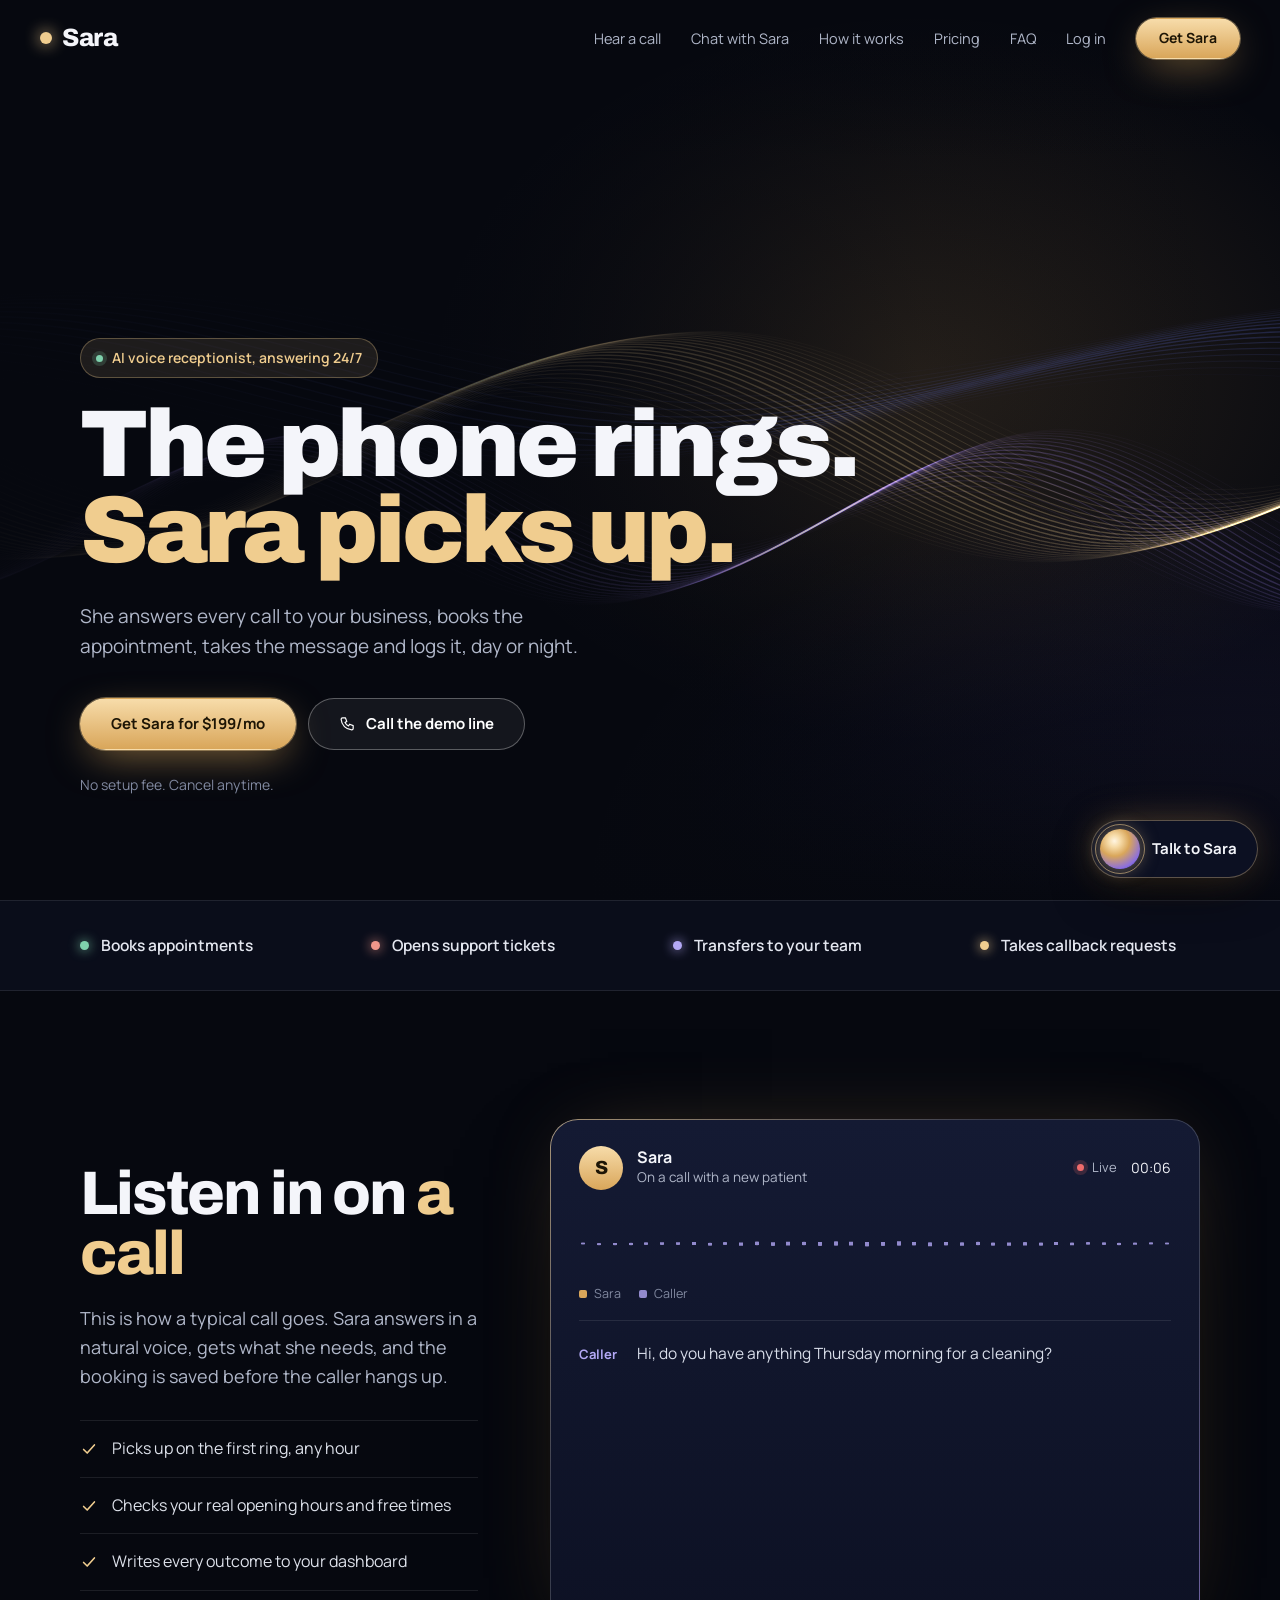
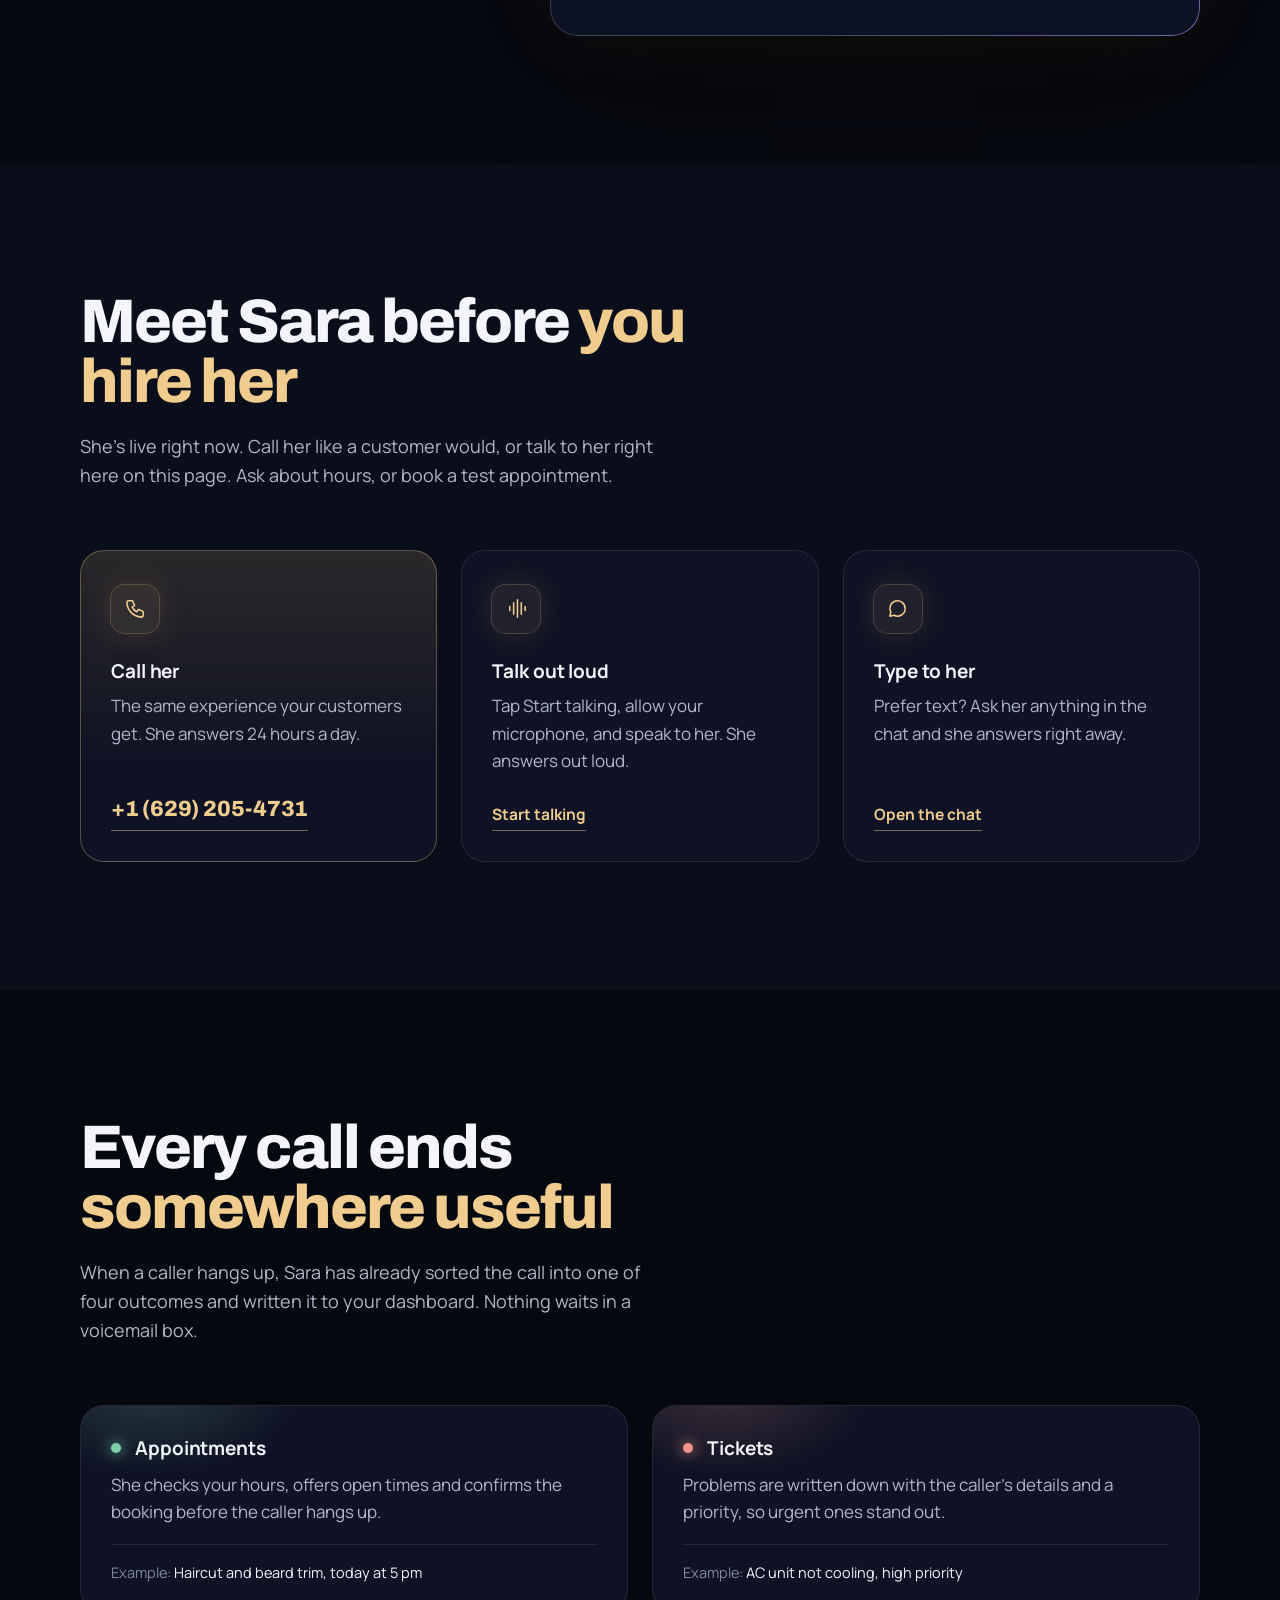
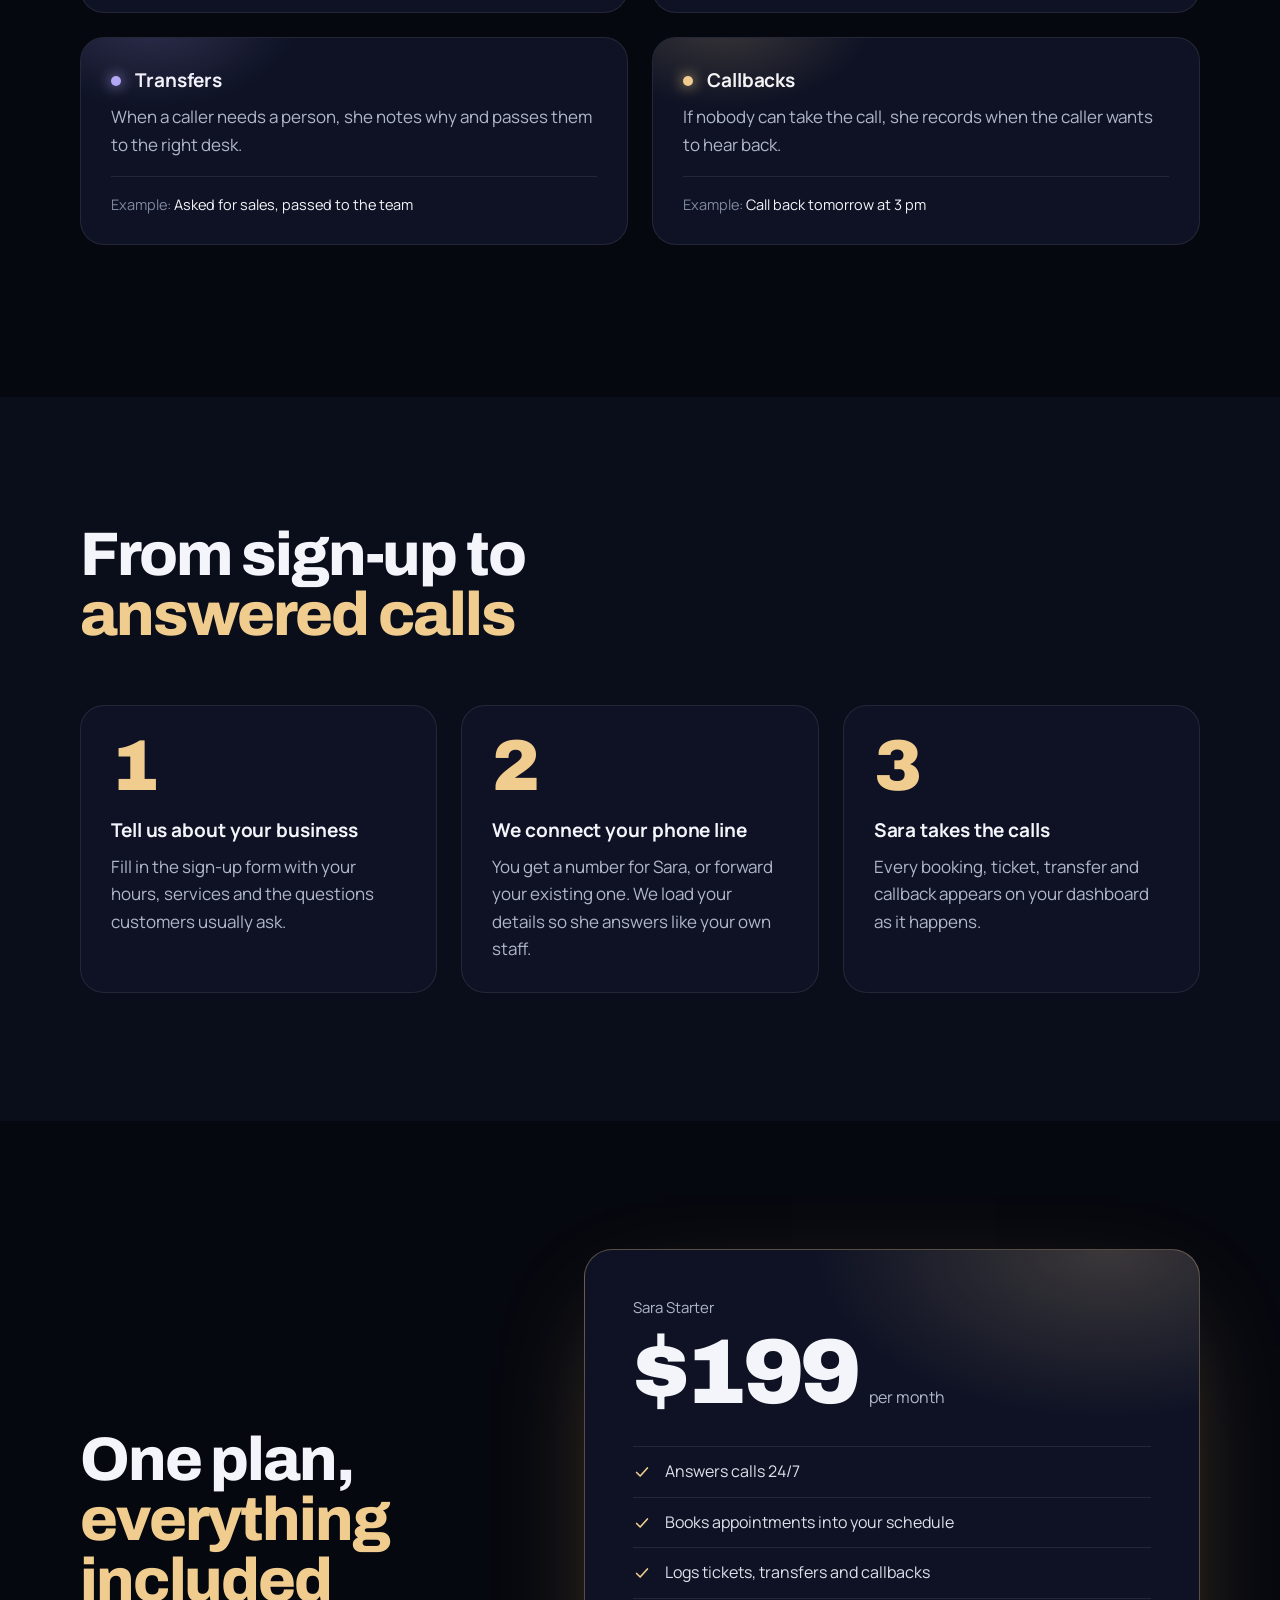
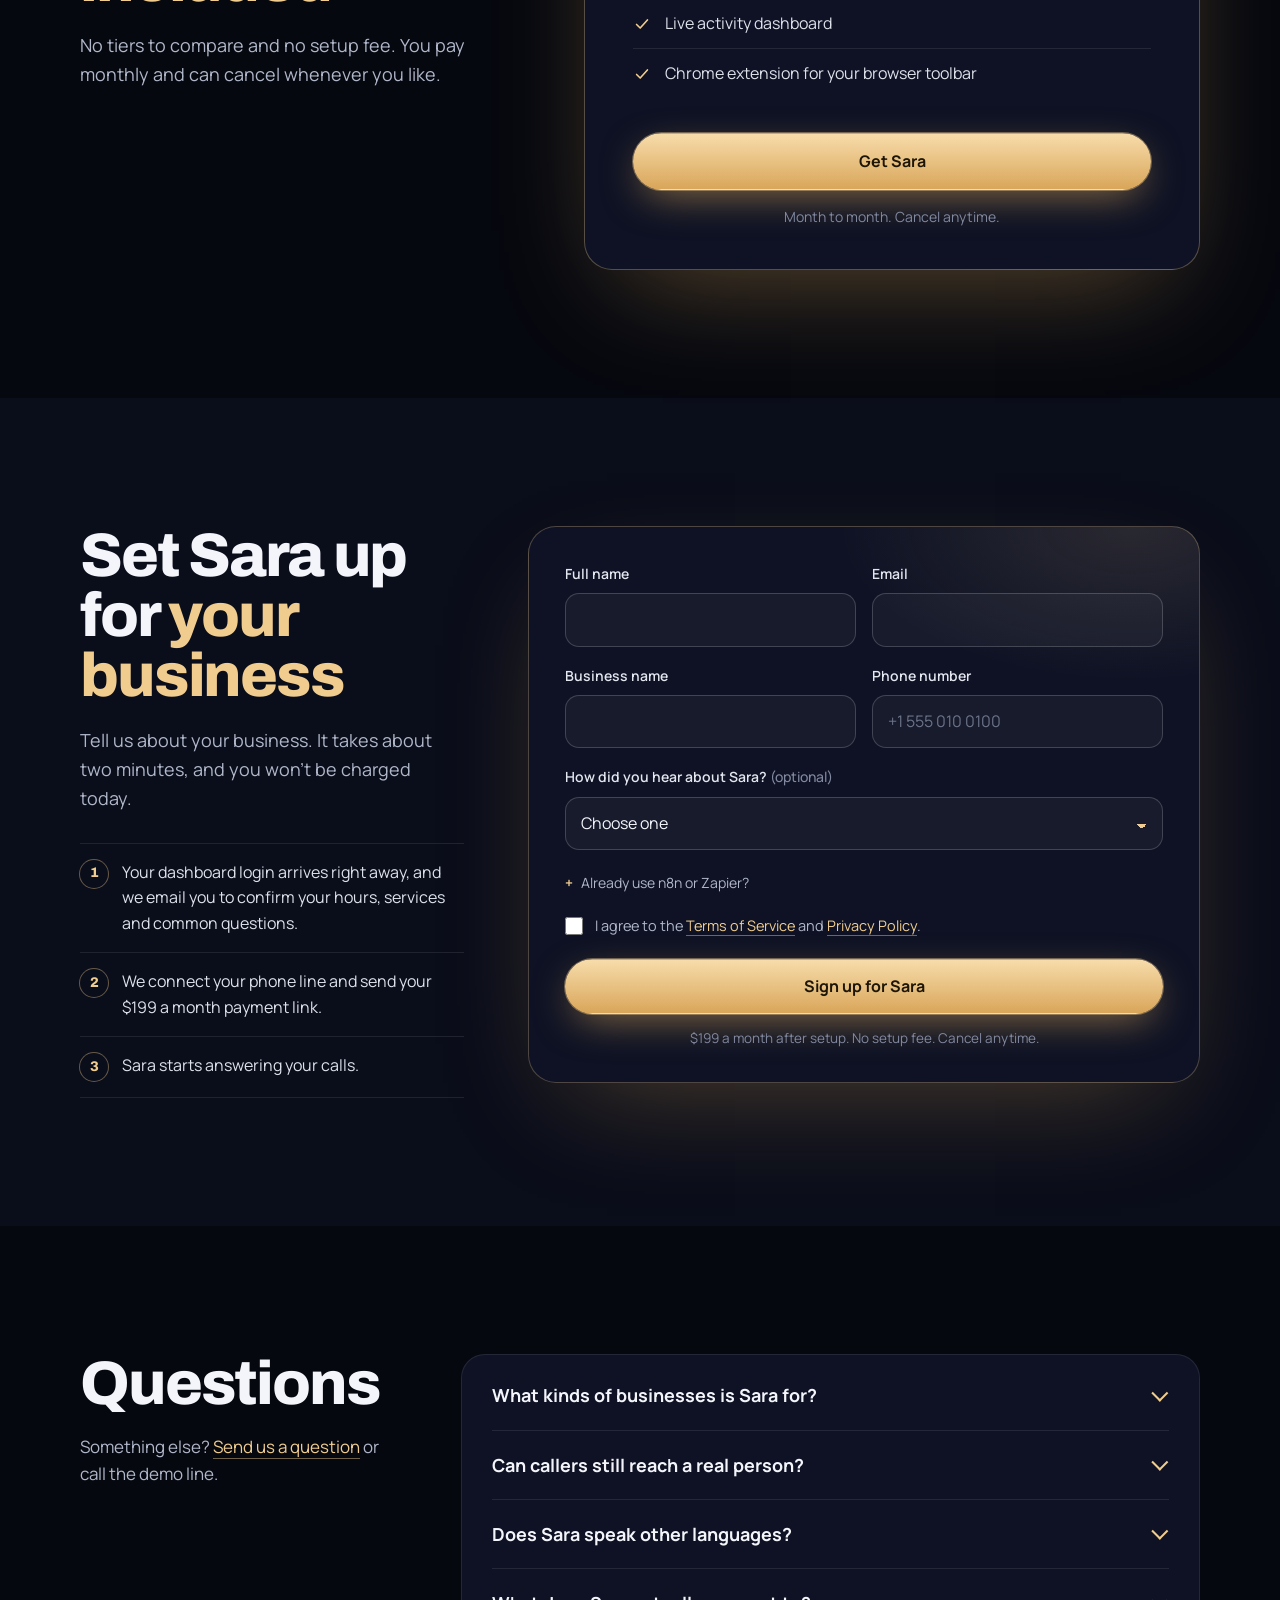
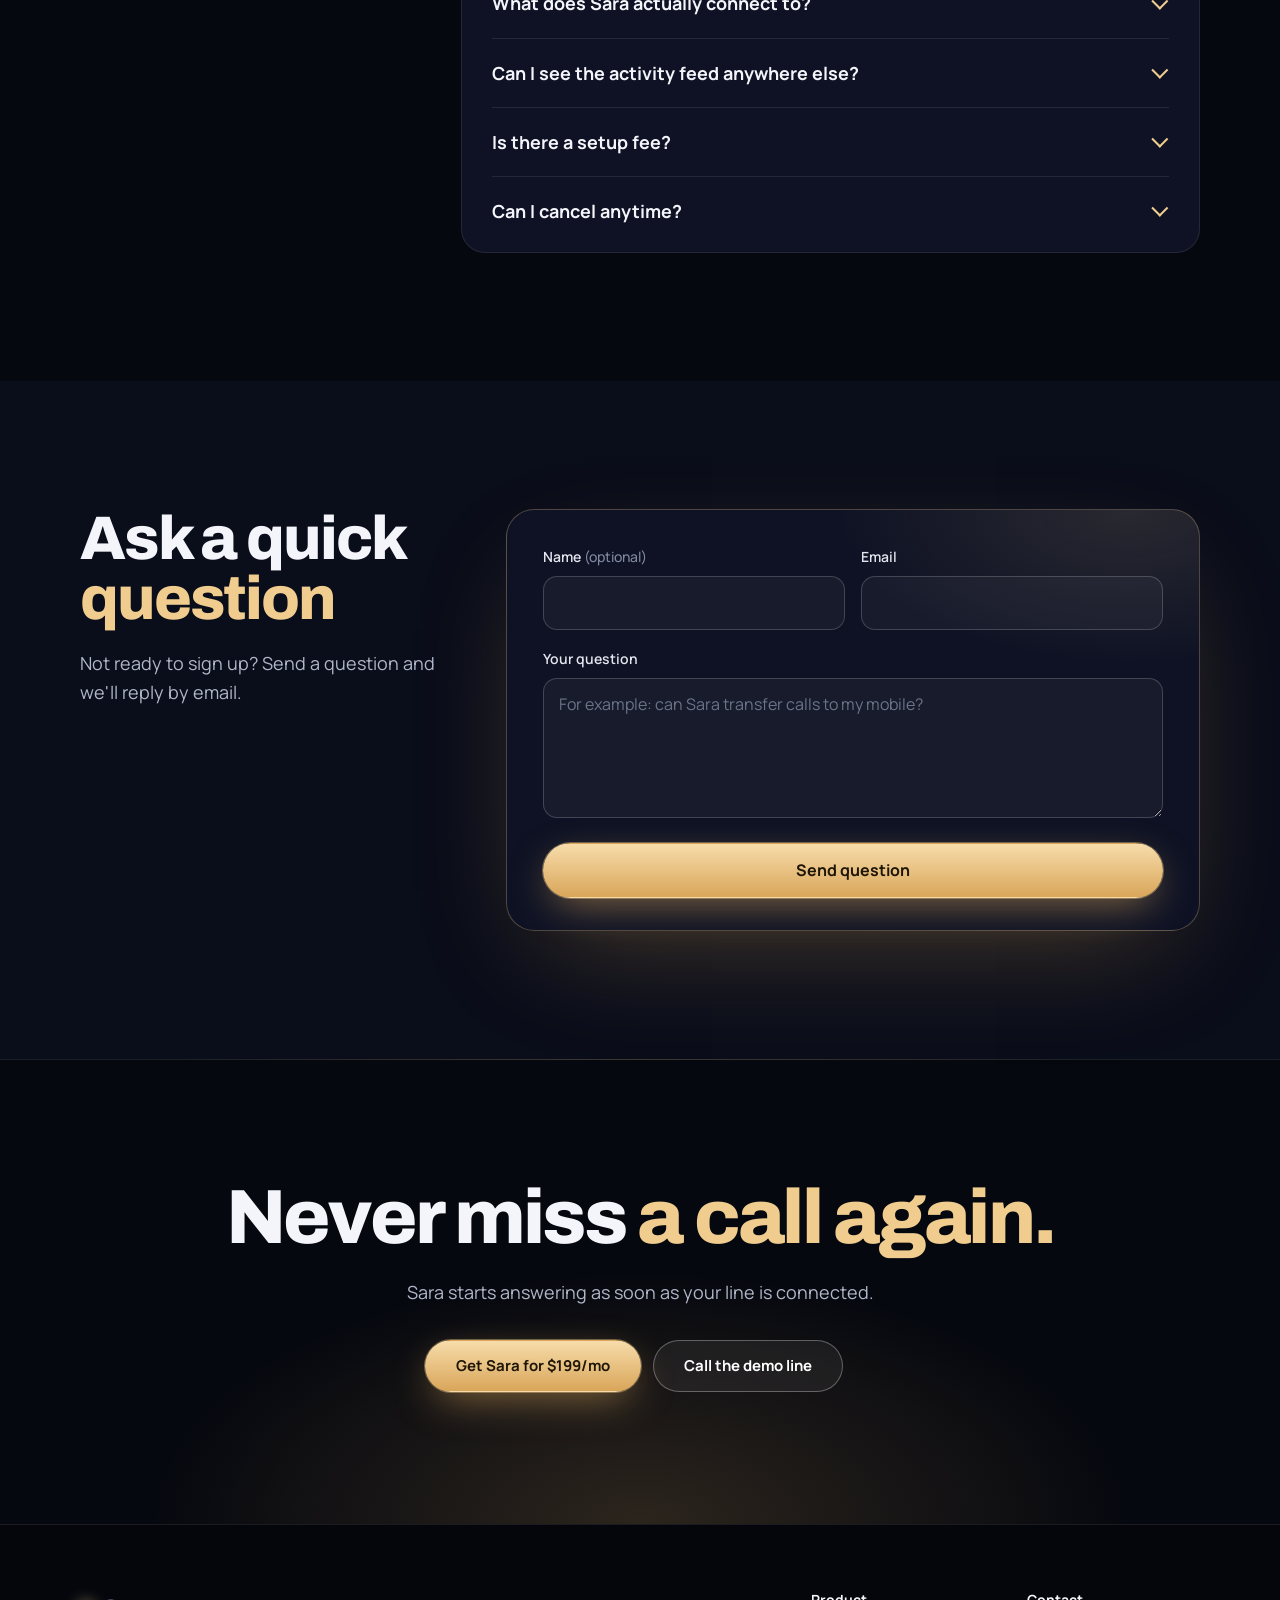
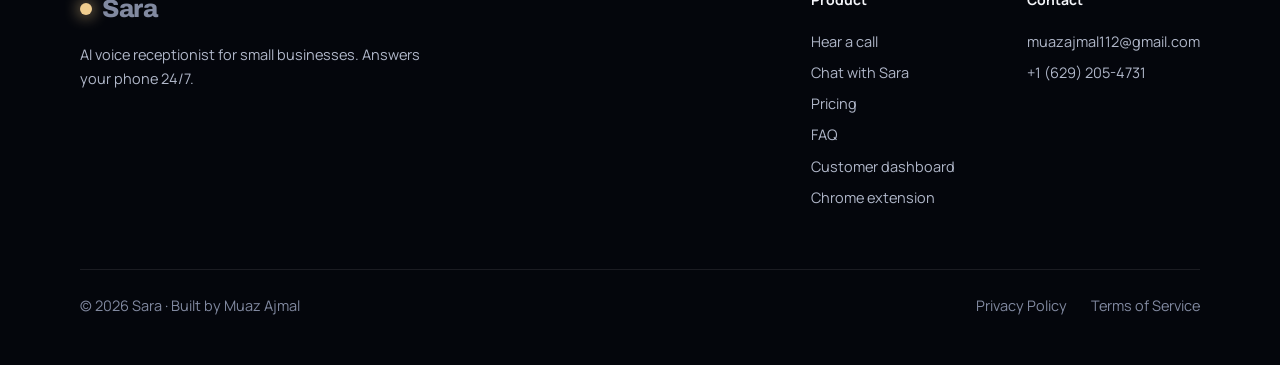
<file: index.html>
<!DOCTYPE html>
<html lang="en">
<head>
<meta charset="UTF-8">
<meta name="viewport" content="width=device-width, initial-scale=1.0">
<title>Sara — AI receptionist for small businesses</title>
<meta name="description" content="Sara answers your business phone 24/7, books appointments, opens tickets, routes transfers and takes callback requests. $199 a month, no setup fee.">
<link rel="icon" href="data:image/svg+xml,%3Csvg xmlns='http://www.w3.org/2000/svg' viewBox='0 0 32 32'%3E%3Crect width='32' height='32' rx='8' fill='%2306080f'/%3E%3Ccircle cx='16' cy='16' r='6' fill='%23f0cd8f'/%3E%3C/svg%3E">
<meta property="og:title" content="Sara — AI receptionist for small businesses">
<meta property="og:description" content="Sara answers your business phone 24/7, books appointments, opens tickets, routes transfers and takes callback requests. Talk to her live on the site.">
<meta property="og:type" content="website">
<meta property="og:site_name" content="Sara">
<meta property="og:url" content="https://voice-receptionist-puce.vercel.app/">
<meta property="og:image" content="https://voice-receptionist-puce.vercel.app/og-image.jpg">
<meta property="og:image:width" content="1200">
<meta property="og:image:height" content="627">
<meta property="og:image:alt" content="Sara, AI voice receptionist: The phone rings. Sara picks up.">
<link rel="canonical" href="https://voice-receptionist-puce.vercel.app/">
<meta name="twitter:card" content="summary_large_image">
<meta name="twitter:title" content="Sara — AI receptionist for small businesses">
<meta name="twitter:description" content="Answers every call 24/7, books the appointment and logs it. Talk to her live on the site.">
<meta name="twitter:image" content="https://voice-receptionist-puce.vercel.app/og-image.jpg">
<meta name="theme-color" content="#06080f">
<link rel="preconnect" href="https://fonts.googleapis.com">
<link rel="preconnect" href="https://fonts.gstatic.com" crossorigin>
<link href="https://fonts.googleapis.com/css2?family=Archivo:wght@700;800;900&family=Manrope:wght@400;500;600;700&display=swap" rel="stylesheet">
<script>document.documentElement.classList.add('js');</script>
<script type="application/ld+json">
{
  "@context": "https://schema.org",
  "@type": "Product",
  "name": "Sara",
  "description": "Sara answers business phone calls, books appointments, logs support tickets, handles call transfers, and records callback requests — 24/7.",
  "offers": {
    "@type": "Offer",
    "price": "199",
    "priceCurrency": "USD",
    "priceSpecification": { "@type": "UnitPriceSpecification", "price": "199", "priceCurrency": "USD", "billingDuration": "P1M" }
  }
}
</script>
<script type="application/ld+json">
{
  "@context": "https://schema.org",
  "@type": "FAQPage",
  "mainEntity": [
    { "@type": "Question", "name": "What kinds of businesses is Sara for?", "acceptedAnswer": { "@type": "Answer", "text": "Businesses that live on the phone and book appointments: clinics, dental and beauty practices, salons, and home service companies." } },
    { "@type": "Question", "name": "Can callers still reach a real person?", "acceptedAnswer": { "@type": "Answer", "text": "Yes. When a caller asks for someone, Sara notes why and transfers them to the right person or department. If no one is available, she takes a callback request." } },
    { "@type": "Question", "name": "Does Sara speak other languages?", "acceptedAnswer": { "@type": "Answer", "text": "Yes. Sara answers in the language your customer uses and books the appointment in that language too. On phone calls she understands English, Spanish, French, German, Portuguese, Russian, Turkish, Arabic, Persian, Chinese and Hindi/Urdu. In website chat she can reply in almost any language, including Pashto and Punjabi." } },
    { "@type": "Question", "name": "What does Sara actually connect to?", "acceptedAnswer": { "@type": "Answer", "text": "Sara runs on your own automation workflow and writes every appointment, ticket, transfer, and callback to your activity dashboard in real time." } },
    { "@type": "Question", "name": "Can I see the activity feed anywhere else?", "acceptedAnswer": { "@type": "Answer", "text": "Yes — the web dashboard and the Chrome extension both show the same live feed, so you can check in from your desk or your browser toolbar." } },
    { "@type": "Question", "name": "Is there a setup fee?", "acceptedAnswer": { "@type": "Answer", "text": "No. $199/month covers everything on the Starter plan — no separate onboarding charge." } },
    { "@type": "Question", "name": "Can I cancel anytime?", "acceptedAnswer": { "@type": "Answer", "text": "Yes, it's a month-to-month subscription with no minimum commitment." } }
  ]
}
</script>
<style>
  :root {
    --bg: #06080f;
    --bg-2: #0a0d1a;
    --card: #0e1224;
    --line: rgba(255, 255, 255, 0.09);
    --line-strong: rgba(255, 255, 255, 0.18);

    --gold: #f0cd8f;
    --gold-deep: #d9a65a;
    --violet: #a98bff;

    --text: #f4f5fa;
    --muted: #b0b7c9;
    --dim: #8189a0;

    --c-appt: #7fd1ad;
    --c-ticket: #f0968a;
    --c-xfer: #b3a8f5;
    --c-cb: #f0cd8f;

    --display: 'Archivo', 'Manrope', system-ui, sans-serif;
    --sans: 'Manrope', system-ui, -apple-system, 'Segoe UI', sans-serif;
    --measure: 36rem;
  }

  * { margin: 0; padding: 0; box-sizing: border-box; }
  html { scroll-behavior: smooth; -webkit-text-size-adjust: 100%; }
  section[id], header[id] { scroll-margin-top: 84px; }

  body {
    font-family: var(--sans);
    font-size: 17px;
    line-height: 1.6;
    color: var(--text);
    background: var(--bg);
    -webkit-font-smoothing: antialiased;
    overflow-x: hidden;
  }

  a { color: inherit; text-decoration: none; }
  img, svg, video, canvas { display: block; }
  button { font: inherit; }

  .wrap { max-width: 1200px; margin: 0 auto; padding: 0 40px; }

  h1, h2 { font-family: var(--display); font-weight: 900; letter-spacing: -0.035em; }
  h2 { font-size: clamp(40px, 4.8vw, 66px); line-height: 0.98; font-weight: 800; }
  h2 .gold, h1 .gold { color: var(--gold); }
  h3 { font-size: 19px; line-height: 1.35; font-weight: 700; letter-spacing: -0.005em; }
  p { max-width: var(--measure); }

  :focus-visible { outline: 2px solid var(--gold); outline-offset: 3px; border-radius: 8px; }

  .skip-link {
    position: absolute; left: -9999px; top: 0; z-index: 200;
    background: var(--gold); color: var(--bg);
    padding: 12px 20px; font-weight: 600; font-size: 14px;
  }
  .skip-link:focus { left: 0; }

  /* ---------- buttons ---------- */
  .btn {
    display: inline-flex; align-items: center; justify-content: center;
    font-size: 15px; font-weight: 700; line-height: 1.2;
    padding: 16px 30px; border-radius: 999px; border: 1px solid transparent;
    cursor: pointer; transition: box-shadow .2s ease, border-color .2s ease, color .2s ease, background-color .2s ease;
  }
  .btn-gold {
    background: linear-gradient(180deg, #f7dcaa, var(--gold-deep));
    color: #1d1505;
    box-shadow: 0 0 0 1px rgba(240,205,143,0.4), 0 12px 40px -10px rgba(217,166,90,0.7);
  }
  .btn-gold:hover { box-shadow: 0 0 0 1px rgba(240,205,143,0.75), 0 14px 50px -8px rgba(217,166,90,0.9); }
  .btn-line { border-color: rgba(255,255,255,0.3); color: #fff; background: rgba(255,255,255,0.06); }
  .btn-line:hover { border-color: var(--gold); color: var(--gold); }
  .btn svg { width: 17px; height: 17px; margin-right: 10px; }

  /* ---------- nav: sits on the video, turns solid once you scroll ---------- */
  .site-nav {
    position: fixed; top: 0; left: 0; right: 0; z-index: 50;
    transition: background-color .25s ease, border-color .25s ease;
    border-bottom: 1px solid transparent;
  }
  .site-nav.scrolled {
    background: rgba(6, 8, 15, 0.82);
    backdrop-filter: saturate(150%) blur(14px); -webkit-backdrop-filter: saturate(150%) blur(14px);
    border-bottom-color: var(--line);
  }
  .nav-inner { max-width: 1280px; margin: 0 auto; padding: 18px 40px; display: flex; align-items: center; justify-content: space-between; }
  .brand { display: flex; align-items: center; font-family: var(--display); font-weight: 800; font-size: 25px; letter-spacing: -0.02em; }
  .brand-dot { width: 12px; height: 12px; border-radius: 50%; background: var(--gold); margin-right: 10px; box-shadow: 0 0 16px var(--gold); }
  .nav-links { display: flex; align-items: center; }
  .nav-links a:not(.btn) { font-size: 14.5px; color: var(--muted); margin-right: 30px; transition: color .2s ease; }
  .nav-links a:not(.btn):hover { color: #fff; }
  .nav-links .btn { padding: 11px 22px; font-size: 14px; }

  .menu-toggle {
    display: none; flex-direction: column; justify-content: center;
    width: 42px; height: 42px; background: none; border: 0; cursor: pointer; padding: 10px;
  }
  .menu-toggle span { display: block; height: 2px; background: #fff; transition: transform .2s ease, opacity .2s ease; }
  .menu-toggle span + span { margin-top: 6px; }
  .menu-toggle[aria-expanded="true"] span:nth-child(1) { transform: translateY(8px) rotate(45deg); }
  .menu-toggle[aria-expanded="true"] span:nth-child(2) { opacity: 0; }
  .menu-toggle[aria-expanded="true"] span:nth-child(3) { transform: translateY(-8px) rotate(-45deg); }
  .mobile-menu { display: none; flex-direction: column; padding: 0 20px 22px; background: rgba(6,8,15,0.96); }
  .mobile-menu.open { display: flex; }
  .mobile-menu a:not(.btn) { color: var(--muted); font-size: 16px; padding: 14px 0; border-top: 1px solid var(--line); }
  .mobile-menu .btn { margin-top: 16px; }

  /* ---------- hero: Sara's video, full screen ---------- */
  .hero { position: relative; min-height: 100vh; min-height: 100svh; overflow: hidden; display: flex; align-items: flex-end; }
  .hero-media {
    position: absolute; inset: 0;
    background:
      radial-gradient(700px 520px at 72% 42%, rgba(217,166,90,0.16), transparent 70%),
      radial-gradient(900px 600px at 95% 100%, rgba(108,92,214,0.22), transparent 70%),
      var(--bg);
  }
  .hero-video { position: absolute; inset: 0; width: 100%; height: 100%; object-fit: cover; object-position: 70% 30%; }
  .hero-ribbons { position: absolute; inset: 0; width: 100%; height: 100%; display: none; }
  .no-video .hero-video { display: none; }
  .no-video .hero-ribbons { display: block; }
  .hero-shade {
    position: absolute; inset: 0; pointer-events: none;
    background:
      linear-gradient(90deg, rgba(6,8,15,0.94) 0%, rgba(6,8,15,0.72) 38%, rgba(6,8,15,0.12) 72%, rgba(6,8,15,0) 100%),
      linear-gradient(0deg, rgba(6,8,15,0.96) 0%, rgba(6,8,15,0) 42%),
      linear-gradient(180deg, rgba(6,8,15,0.6) 0%, rgba(6,8,15,0) 18%);
  }
  .hero-copy { position: relative; z-index: 2; width: 100%; padding-top: 140px; padding-bottom: 104px; }
  .kicker {
    display: inline-flex; align-items: center;
    font-size: 14px; font-weight: 600; color: var(--gold);
    margin-bottom: 24px; padding: 8px 15px; border-radius: 999px;
    background: rgba(240,205,143,0.1); border: 1px solid rgba(240,205,143,0.3);
  }
  .kicker::before { content: ''; width: 7px; height: 7px; border-radius: 50%; background: var(--c-appt); margin-right: 9px; box-shadow: 0 0 0 4px rgba(127,209,173,0.18); }
  .hero h1 { font-size: clamp(56px, 7.4vw, 108px); line-height: 0.9; margin-bottom: 28px; max-width: 820px; }
  .hero h1 .line { display: block; }
  .hero-lede { font-size: 19px; line-height: 1.6; color: var(--muted); max-width: 33rem; margin-bottom: 36px; }
  .hero-actions { display: flex; flex-wrap: wrap; align-items: center; }
  .hero-actions > * { margin: 0 12px 12px 0; }
  .hero-note { font-size: 14px; color: var(--dim); margin-top: 12px; }

  /* ---------- trust strip: what she does, in one line ---------- */
  .strip { border-top: 1px solid var(--line); border-bottom: 1px solid var(--line); background: var(--bg-2); }
  .strip-inner { display: flex; justify-content: space-between; flex-wrap: wrap; padding: 26px 40px; max-width: 1200px; margin: 0 auto; }
  .strip-item { display: flex; align-items: center; font-weight: 600; font-size: 15.5px; color: #e3e6ef; margin: 6px 24px 6px 0; }
  .strip-item::before { content: ''; width: 9px; height: 9px; border-radius: 50%; margin-right: 12px; background: var(--dot); box-shadow: 0 0 12px var(--dot); }

  /* ---------- sections ---------- */
  .section { padding: 128px 0; }
  .section-alt { background: var(--bg-2); }
  .section-intro { max-width: 44rem; margin-bottom: 60px; }
  .section-intro h2 { margin-bottom: 20px; }
  .section-intro p { color: var(--muted); font-size: 18px; }

  .card { background: var(--card); border: 1px solid var(--line); border-radius: 24px; }

  /* listen in: the example call */
  .listen { display: flex; align-items: center; }
  .listen-copy { flex: 1 1 42%; padding-right: 72px; }
  .listen-copy h2 { margin-bottom: 20px; }
  .listen-copy > p { color: var(--muted); font-size: 18px; margin-bottom: 30px; }
  .listen-points { list-style: none; border-top: 1px solid var(--line); }
  .listen-points li { display: flex; padding: 15px 0; border-bottom: 1px solid var(--line); color: #dde1ea; font-size: 16px; }
  .listen-points svg { width: 18px; height: 18px; color: var(--gold); margin: 4px 14px 0 0; flex-shrink: 0; }
  .listen-call { flex: 1 1 58%; min-width: 0; }

  .call {
    position: relative;
    background: linear-gradient(180deg, #141a33, #0d1124);
    border: 1px solid var(--line-strong);
    border-radius: 28px;
    padding: 26px 28px 22px;
    box-shadow: 0 50px 120px -40px rgba(0,0,0,0.85), 0 0 80px -30px rgba(217,166,90,0.35);
  }
  .call::before {
    content: ''; position: absolute; inset: -1px; border-radius: 28px; padding: 1px; pointer-events: none;
    background: linear-gradient(140deg, rgba(240,205,143,0.6), transparent 35%, transparent 65%, rgba(169,139,255,0.5));
    -webkit-mask: linear-gradient(#000 0 0) content-box, linear-gradient(#000 0 0);
    -webkit-mask-composite: xor; mask-composite: exclude;
  }
  .call-head { display: flex; align-items: center; justify-content: space-between; }
  .call-who { display: flex; align-items: center; min-width: 0; }
  .call-avatar {
    position: relative; flex-shrink: 0; width: 44px; height: 44px; border-radius: 50%; margin-right: 14px;
    display: grid; place-items: center; font-family: var(--display); font-weight: 800; font-size: 19px; color: #1d1505;
    background: linear-gradient(180deg, #f7dcaa, var(--gold-deep));
  }
  .call-avatar::after {
    content: ''; position: absolute; inset: -6px; border-radius: 50%;
    border: 1.5px solid rgba(240,205,143,0.6); opacity: 0;
  }
  .call.sara-talking .call-avatar::after { animation: ring 1.4s ease-out infinite; }
  @keyframes ring { 0% { transform: scale(0.9); opacity: 0.9; } 100% { transform: scale(1.35); opacity: 0; } }
  .call-name { display: block; font-weight: 700; font-size: 16px; line-height: 1.3; }
  .call-status { display: block; font-size: 13.5px; color: var(--muted); }
  .call-meta { display: flex; align-items: center; flex-shrink: 0; margin-left: 12px; }
  .call-live { display: flex; align-items: center; font-size: 13px; color: var(--muted); margin-right: 14px; }
  .call-live::before { content: ''; width: 7px; height: 7px; border-radius: 50%; background: #ef6b6b; margin-right: 8px; box-shadow: 0 0 0 4px rgba(239,107,107,0.18); }
  .call.ended .call-live::before { background: var(--dim); box-shadow: none; }
  .call-timer { font-size: 14px; font-variant-numeric: tabular-nums; }

  .wave { display: flex; align-items: center; justify-content: space-between; height: 64px; margin: 22px 0 8px; padding: 0 2px; }
  .wave span { flex: 0 0 auto; width: 4px; border-radius: 4px; background: rgba(255,255,255,0.2); transform: scaleY(0.08); transition: background-color .3s ease, transform .3s ease; }
  .call.sara-talking .wave span { background: linear-gradient(180deg, #f7dcaa, var(--gold-deep)); animation: talk 0.9s ease-in-out infinite; }
  .call.caller-talking .wave span { background: rgba(179,168,245,0.8); animation: talk 1.1s ease-in-out infinite; }
  @keyframes talk { 0%, 100% { transform: scaleY(0.12); } 25% { transform: scaleY(0.75); } 50% { transform: scaleY(0.3); } 75% { transform: scaleY(0.95); } }
  .wave-legend { display: flex; font-size: 12.5px; color: var(--dim); margin-bottom: 16px; }
  .wave-legend span { display: flex; align-items: center; margin-right: 18px; }
  .wave-legend span::before { content: ''; width: 8px; height: 8px; border-radius: 2px; margin-right: 7px; }
  .wave-legend .lg-sara::before { background: var(--gold-deep); }
  .wave-legend .lg-caller::before { background: rgba(179,168,245,0.8); }

  .transcript { list-style: none; border-top: 1px solid var(--line); padding-top: 14px; }
  .t { display: flex; padding: 7px 0; transition: opacity .45s ease, transform .45s ease; }
  .t .who { flex: 0 0 58px; font-size: 13px; font-weight: 700; padding-top: 2px; }
  .t.caller .who { color: var(--c-xfer); }
  .t.sara .who { color: var(--gold); }
  .t p { font-size: 15.5px; line-height: 1.5; color: #d9deea; }
  .t.sara p { color: var(--text); }
  .call-result {
    display: flex; align-items: center; margin-top: 14px; padding: 14px 16px; border-radius: 14px;
    background: rgba(127,209,173,0.10); border: 1px solid rgba(127,209,173,0.3);
    transition: opacity .5s ease, transform .5s ease;
  }
  .call-result svg { width: 22px; height: 22px; color: var(--c-appt); margin-right: 14px; flex-shrink: 0; }
  .call-result strong { display: block; font-size: 15px; }
  .call-result span { display: block; font-size: 14px; color: var(--muted); }
  .call-foot { display: flex; justify-content: flex-end; margin-top: 12px; min-height: 22px; }
  .replay { background: none; border: 0; cursor: pointer; padding: 2px 0; font-size: 13.5px; font-weight: 600; color: var(--muted); border-bottom: 1px solid var(--line-strong); visibility: hidden; }
  .replay:hover { color: var(--gold); border-color: var(--gold); }
  .call.ended .replay { visibility: visible; }
  .js .t.pending, .js .call-result.pending { opacity: 0; transform: translateY(8px); }

  /* meet sara */
  .ways { display: flex; margin: 0 -12px; }
  .way { flex: 1 1 0; margin: 0 12px; padding: 34px 30px 30px; display: flex; flex-direction: column; }
  .way-icon {
    width: 48px; height: 48px; border-radius: 14px; margin-bottom: 26px;
    display: grid; place-items: center; color: var(--gold);
    background: rgba(240,205,143,0.08);
    box-shadow: 0 0 0 1px rgba(240,205,143,0.22), 0 0 30px rgba(217,166,90,0.18);
  }
  .way-icon svg { width: 23px; height: 23px; }
  .way h3 { margin-bottom: 8px; }
  .way p { color: var(--muted); margin-bottom: 28px; flex: 1 1 auto; }
  .way-action {
    align-self: flex-start; font-size: 15.5px; font-weight: 700; color: var(--gold);
    background: none; border: 0; padding: 0 0 3px; cursor: pointer;
    border-bottom: 1.5px solid rgba(240,205,143,0.45); transition: color .2s ease, border-color .2s ease;
  }
  .way-action:hover { color: #fff; border-color: #fff; }
  .way-number { font-family: var(--display); font-size: 22px; font-weight: 800; letter-spacing: -0.01em; }
  .way-primary { background: linear-gradient(180deg, rgba(240,205,143,0.14), var(--card) 70%); border-color: rgba(240,205,143,0.32); }

  /* outcomes */
  .outcomes { display: flex; flex-wrap: wrap; margin: 0 -12px; }
  .outcome { flex: 1 1 calc(50% - 24px); margin: 0 12px 24px; padding: 30px 30px 28px; position: relative; overflow: hidden; }
  .outcome::before { content: ''; position: absolute; width: 300px; height: 180px; left: -80px; top: -110px; background: radial-gradient(closest-side, var(--dot), transparent); opacity: 0.2; pointer-events: none; }
  .outcome h3 { display: flex; align-items: center; margin-bottom: 10px; }
  .outcome h3::before { content: ''; width: 10px; height: 10px; border-radius: 50%; margin-right: 14px; flex-shrink: 0; background: var(--dot); box-shadow: 0 0 14px var(--dot); }
  .outcome p { color: var(--muted); }
  .outcome .example { margin-top: 18px; font-size: 14.5px; color: var(--text); padding-top: 16px; border-top: 1px solid var(--line); }
  .outcome .example span { color: var(--dim); }
  .k-appt { --dot: var(--c-appt); }
  .k-ticket { --dot: var(--c-ticket); }
  .k-xfer { --dot: var(--c-xfer); }
  .k-cb { --dot: var(--c-cb); }

  /* how it works: a true sequence, so it's numbered */
  .steps { list-style: none; display: flex; margin: 0 -12px; }
  .steps li { flex: 1 1 0; margin: 0 12px; padding: 30px; }
  .step-n { display: block; font-family: var(--display); font-weight: 900; font-size: 72px; line-height: 0.85; letter-spacing: -0.04em; color: var(--gold); margin-bottom: 20px; }
  .steps h3 { margin-bottom: 10px; }
  .steps p { color: var(--muted); }

  /* pricing */
  .pricing { display: flex; align-items: center; }
  .pricing-copy { flex: 1 1 45%; padding-right: 72px; }
  .pricing-copy h2 { margin-bottom: 20px; }
  .pricing-copy p { color: var(--muted); font-size: 18px; }
  .plan {
    flex: 1 1 55%; position: relative; border-radius: 28px; padding: 46px 48px 40px;
    background: radial-gradient(420px 240px at 85% 0%, rgba(240,205,143,0.2), transparent 70%), var(--card);
    border: 1px solid rgba(240,205,143,0.32);
    box-shadow: 0 40px 110px -40px rgba(217,166,90,0.45);
  }
  .plan-name { font-size: 15px; color: var(--muted); margin-bottom: 6px; }
  .plan-price { display: flex; align-items: baseline; margin-bottom: 28px; }
  .plan-amount { font-family: var(--display); font-weight: 900; font-size: 92px; line-height: 1; letter-spacing: -0.04em; }
  .plan-per { font-size: 16px; color: var(--muted); margin-left: 12px; }
  .plan-list { list-style: none; margin-bottom: 34px; }
  .plan-list li { display: flex; align-items: flex-start; padding: 12px 0; border-top: 1px solid var(--line); color: #dde1ea; font-size: 16px; }
  .plan-list svg { width: 18px; height: 18px; margin: 4px 14px 0 0; flex-shrink: 0; color: var(--gold); }
  .plan .btn { width: 100%; padding: 18px; font-size: 16px; }
  .plan-terms { text-align: center; font-size: 14px; color: var(--dim); margin: 16px auto 0; }

  /* forms: our own, so they match the site and carry no third-party branding */
  .signup { display: flex; align-items: flex-start; }
  .signup-copy { flex: 0 0 40%; padding-right: 64px; }
  .signup-copy h2 { margin-bottom: 20px; }
  .signup-copy > p { color: var(--muted); font-size: 18px; margin-bottom: 30px; }
  .next-steps { list-style: none; counter-reset: step; border-top: 1px solid var(--line); }
  .next-steps li { display: flex; padding: 16px 0; border-bottom: 1px solid var(--line); color: #dde1ea; font-size: 16px; }
  .next-steps li::before {
    counter-increment: step; content: counter(step);
    flex: 0 0 28px; height: 28px; border-radius: 50%; margin: 0 14px 0 0;
    display: grid; place-items: center; font-family: var(--display); font-weight: 800; font-size: 14px;
    color: var(--gold); box-shadow: 0 0 0 1px rgba(240,205,143,0.4);
  }
  .form-card {
    flex: 1 1 auto; position: relative; padding: 36px 36px 32px;
    background: radial-gradient(420px 220px at 90% 0%, rgba(240,205,143,0.12), transparent 70%), var(--card);
    border: 1px solid rgba(240,205,143,0.28); border-radius: 28px;
    box-shadow: 0 40px 110px -40px rgba(217,166,90,0.35);
  }
  .field-row { display: flex; margin: 0 -8px; }
  .field-row .field { flex: 1 1 0; margin: 0 8px 18px; }
  .field { margin-bottom: 18px; min-width: 0; }
  .field label { display: block; font-size: 14px; font-weight: 600; color: #e3e6ef; margin-bottom: 8px; }
  .field .opt { color: var(--dim); font-weight: 500; }
  .field input, .field select, .field textarea {
    width: 100%; font: inherit; font-size: 16px; color: var(--text);
    background: rgba(255,255,255,0.04); border: 1px solid var(--line-strong); border-radius: 14px;
    padding: 13px 15px; transition: border-color .2s ease, box-shadow .2s ease;
  }
  .field select { appearance: none; -webkit-appearance: none; padding-right: 40px; cursor: pointer;
    background-image: linear-gradient(45deg, transparent 50%, var(--gold) 50%), linear-gradient(135deg, var(--gold) 50%, transparent 50%);
    background-position: calc(100% - 20px) 55%, calc(100% - 15px) 55%; background-size: 5px 5px; background-repeat: no-repeat; }
  .field select option { background: #0e1224; color: var(--text); }
  .field textarea { min-height: 140px; resize: vertical; line-height: 1.5; }
  .field input::placeholder, .field textarea::placeholder { color: #6c748a; }
  .field input:focus, .field select:focus, .field textarea:focus { outline: none; border-color: rgba(240,205,143,0.7); box-shadow: 0 0 0 3px rgba(240,205,143,0.15); }
  .field input[aria-invalid="true"], .field textarea[aria-invalid="true"] { border-color: #f0968a; }
  .field-hint { display: block; font-size: 13px; color: var(--dim); margin-top: 6px; }
  .advanced { margin-bottom: 18px; }
  .advanced summary { cursor: pointer; font-size: 14px; color: var(--muted); list-style: none; display: inline-flex; align-items: center; }
  .advanced summary::-webkit-details-marker { display: none; }
  .advanced summary::before { content: '+'; font-weight: 700; color: var(--gold); margin-right: 8px; }
  .advanced[open] summary::before { content: '\2212'; }
  .advanced .field { margin-top: 14px; }
  .check { display: flex; align-items: flex-start; font-size: 14.5px; color: var(--muted); margin: 6px 0 22px; cursor: pointer; }
  .check input { width: 18px; height: 18px; margin: 3px 12px 0 0; accent-color: var(--gold-deep); flex-shrink: 0; }
  .check a { color: var(--gold); border-bottom: 1px solid rgba(240,205,143,0.45); }
  .form-card .btn { width: 100%; padding: 17px; font-size: 16px; }
  .form-card .btn[disabled] { opacity: 0.6; cursor: wait; }
  .form-note { font-size: 13.5px; color: var(--dim); text-align: center; margin: 14px auto 0; }
  .form-status { margin-top: 14px; font-size: 14.5px; padding: 12px 14px; border-radius: 12px; display: none; }
  .form-status.error { display: block; color: #ffd2cc; background: rgba(240,150,138,0.12); border: 1px solid rgba(240,150,138,0.35); }
  .form-status.error a { color: #fff; border-bottom: 1px solid rgba(255,255,255,0.5); }
  .form-done { display: none; text-align: center; padding: 30px 8px 18px; }
  .form-done svg { width: 54px; height: 54px; color: var(--c-appt); margin: 0 auto 18px; }
  .form-done h3 { font-family: var(--display); font-size: 28px; font-weight: 800; letter-spacing: -0.02em; margin-bottom: 10px; }
  .form-done p { color: var(--muted); margin: 0 auto; }
  .form-card.sent form { display: none; }
  .form-card.sent .form-done { display: block; }
  .hp { position: absolute !important; left: -10000px !important; width: 1px; height: 1px; overflow: hidden; }

  /* faq */
  .faq { display: flex; align-items: flex-start; }
  .faq-intro { flex: 0 0 34%; padding-right: 56px; }
  .faq-intro p { color: var(--muted); margin-top: 18px; }
  .faq-intro a { color: var(--gold); border-bottom: 1px solid rgba(240,205,143,0.45); }
  .faq-list { flex: 1 1 auto; padding: 6px 30px; }
  .faq-list details + details { border-top: 1px solid var(--line); }
  .faq-list summary { list-style: none; cursor: pointer; display: flex; justify-content: space-between; align-items: center; padding: 22px 0; font-size: 18px; font-weight: 700; line-height: 1.35; }
  .faq-list summary::-webkit-details-marker { display: none; }
  .faq-list summary::after { content: ''; width: 10px; height: 10px; flex-shrink: 0; margin: 0 6px 0 24px; border-right: 2px solid var(--gold); border-bottom: 2px solid var(--gold); transform: rotate(45deg) translateY(-4px); transition: transform .25s ease; }
  .faq-list details[open] summary::after { transform: rotate(-135deg) translateY(-2px); }
  .faq-list details p { color: var(--muted); padding: 0 0 24px; }

  /* closing call to action */
  .closing { text-align: center; padding: 120px 0; background: radial-gradient(700px 360px at 50% 100%, rgba(217,166,90,0.18), transparent 70%), var(--bg); border-top: 1px solid var(--line); }
  .closing h2 { font-size: clamp(44px, 6vw, 84px); margin-bottom: 22px; }
  .closing p { color: var(--muted); font-size: 18px; margin: 0 auto 34px; }
  .closing .hero-actions { justify-content: center; }

  /* contact */
  .contact-grid { display: flex; align-items: flex-start; }
  .contact-copy { flex: 0 0 38%; padding-right: 64px; }
  .contact-copy h2 { margin-bottom: 20px; }
  .contact-copy p { color: var(--muted); font-size: 18px; }

  /* footer */
  footer { padding: 64px 0 40px; font-size: 14.5px; color: var(--dim); border-top: 1px solid var(--line); background: #04060c; }
  .footer-top { display: flex; justify-content: space-between; flex-wrap: wrap; padding-bottom: 40px; border-bottom: 1px solid var(--line); }
  .footer-top > * { margin-bottom: 16px; }
  .footer-brand .brand { margin-bottom: 14px; }
  .footer-brand p { max-width: 22rem; color: var(--muted); }
  .footer-cols { display: flex; }
  .footer-col { margin-left: 72px; }
  .footer-col h4 { font-size: 14px; font-weight: 700; color: var(--text); margin-bottom: 14px; }
  .footer-col a { display: block; padding: 4px 0; color: var(--muted); transition: color .2s ease; }
  .footer-col a:hover { color: var(--text); }
  .footer-bottom { display: flex; justify-content: space-between; flex-wrap: wrap; padding-top: 24px; }
  .footer-bottom > * { margin-bottom: 8px; }
  .footer-bottom a:hover { color: var(--text); }
  .footer-bottom a + a { margin-left: 24px; }

  /* ---------- Sara: our own voice + chat assistant ---------- */
  .sr-only { position: absolute; width: 1px; height: 1px; padding: 0; margin: -1px; overflow: hidden; clip: rect(0,0,0,0); white-space: nowrap; border: 0; }
  .sara-launcher {
    position: fixed; right: 22px; bottom: 22px; z-index: 80;
    display: flex; align-items: center; cursor: pointer;
    padding: 8px 20px 8px 8px; border-radius: 999px;
    background: rgba(14, 18, 36, 0.92); color: var(--text);
    border: 1px solid rgba(240,205,143,0.35);
    box-shadow: 0 18px 50px -12px rgba(0,0,0,0.8), 0 0 40px -10px rgba(217,166,90,0.55);
    backdrop-filter: blur(12px); -webkit-backdrop-filter: blur(12px);
    font-size: 15px; font-weight: 700; transition: transform .2s ease, box-shadow .2s ease;
  }
  .sara-launcher:hover { transform: translateY(-2px); box-shadow: 0 22px 60px -12px rgba(0,0,0,0.85), 0 0 50px -8px rgba(217,166,90,0.75); }
  .sara-launcher[aria-expanded="true"] { display: none; }
  .sara-mini-orb {
    position: relative; width: 40px; height: 40px; border-radius: 50%; margin-right: 12px; flex-shrink: 0;
    background: radial-gradient(circle at 36% 30%, #fff5e2 0%, #f6dba8 16%, var(--gold-deep) 40%, #8a6ee0 74%, #262b62 100%);
    box-shadow: 0 0 18px rgba(240,205,143,0.5);
  }
  .sara-mini-orb::after { content: ''; position: absolute; inset: -5px; border-radius: 50%; border: 1.5px solid rgba(240,205,143,0.55); animation: sara-ping 2.4s ease-out infinite; }
  @keyframes sara-ping { 0% { transform: scale(0.9); opacity: 0.8; } 100% { transform: scale(1.45); opacity: 0; } }

  .sara-greet {
    position: fixed; right: 22px; bottom: 90px; z-index: 80; width: min(330px, calc(100vw - 44px));
    padding: 18px 18px 16px; border-radius: 20px;
    background: rgba(14, 18, 36, 0.96); border: 1px solid rgba(240,205,143,0.3);
    box-shadow: 0 30px 70px -20px rgba(0,0,0,0.85);
    animation: sara-rise .35s ease both;
  }
  .sara-greet[hidden] { display: none; }
  @keyframes sara-rise { from { opacity: 0; transform: translateY(10px); } to { opacity: 1; transform: none; } }
  .sara-greet p { font-size: 15px; line-height: 1.5; color: #dde1ea; margin: 0 26px 14px 0; }
  .sara-greet p strong { color: var(--text); }
  .sara-greet-actions { display: flex; }
  .sara-greet-actions button { flex: 1 1 0; padding: 11px 12px; font-size: 14px; }
  .sara-greet-actions button + button { margin-left: 8px; }
  .sara-x {
    position: absolute; top: 10px; right: 10px; width: 30px; height: 30px; border-radius: 50%;
    display: grid; place-items: center; background: none; border: 0; color: var(--muted); cursor: pointer;
  }
  .sara-x:hover { color: var(--text); background: rgba(255,255,255,0.06); }
  .sara-x svg { width: 14px; height: 14px; }

  .sara-panel {
    position: fixed; right: 22px; bottom: 22px; z-index: 90;
    width: 390px; height: min(660px, calc(100vh - 44px)); height: min(660px, calc(100dvh - 44px));
    display: flex; flex-direction: column; overflow: hidden;
    background:
      radial-gradient(420px 260px at 50% -40px, rgba(217,166,90,0.18), transparent 70%),
      radial-gradient(360px 260px at 100% 110%, rgba(108,92,214,0.18), transparent 70%),
      #0b0f1f;
    border: 1px solid rgba(240,205,143,0.28); border-radius: 26px;
    box-shadow: 0 40px 120px -30px rgba(0,0,0,0.9);
    animation: sara-rise .3s ease both;
  }
  .sara-panel[hidden] { display: none; }
  .sara-head { display: flex; align-items: center; padding: 16px 12px 12px 18px; border-bottom: 1px solid var(--line); }
  .sara-head .sara-mini-orb { width: 34px; height: 34px; }
  .sara-head .sara-mini-orb::after { display: none; }
  .sara-id { flex: 1 1 auto; min-width: 0; }
  .sara-id h2 { font-family: var(--display); font-size: 19px; font-weight: 800; letter-spacing: -0.01em; line-height: 1.2; }
  .sara-status { display: flex; align-items: center; font-size: 13px; color: var(--muted); }
  .sara-status::before { content: ''; width: 7px; height: 7px; border-radius: 50%; margin-right: 7px; background: var(--c-appt); }
  .sara[data-state="listening"] .sara-status::before { background: #ef6b6b; }
  .sara[data-state="thinking"] .sara-status::before { background: var(--c-xfer); }
  .sara[data-state="speaking"] .sara-status::before { background: var(--gold); }
  .sara-icon {
    width: 38px; height: 38px; border-radius: 50%; display: grid; place-items: center; flex-shrink: 0;
    background: none; border: 0; color: var(--muted); cursor: pointer; transition: color .2s ease, background-color .2s ease;
  }
  .sara-icon:hover { color: var(--text); background: rgba(255,255,255,0.06); }
  .sara-icon svg { width: 19px; height: 19px; }
  .sara-icon .off { display: none; }
  .sara-icon[aria-pressed="false"] .on { display: none; }
  .sara-icon[aria-pressed="false"] .off { display: block; }

  .sara-stage { display: flex; flex-direction: column; align-items: center; padding: 18px 18px 8px; flex-shrink: 0; }
  .sara-orb { position: relative; width: 104px; height: 104px; --level: 0; }
  .sara-orb::before {
    content: ''; position: absolute; inset: -26%; border-radius: 50%;
    background: conic-gradient(from 0deg, rgba(240,205,143,0), rgba(240,205,143,0.55), rgba(169,139,255,0.5), rgba(108,124,255,0.3), rgba(240,205,143,0));
    filter: blur(18px); opacity: 0.55; animation: sara-spin 12s linear infinite; transition: opacity .3s ease;
  }
  .sara-orb span {
    position: absolute; inset: 0; border-radius: 50%;
    background: radial-gradient(circle at 36% 30%, #fff5e2 0%, #f6dba8 14%, var(--gold-deep) 38%, #8a6ee0 72%, #262b62 100%);
    box-shadow: inset -14px -18px 36px rgba(18,12,60,0.65), inset 6px 8px 22px rgba(255,255,255,0.25), 0 0 50px rgba(240,205,143,0.3);
    transform: scale(calc(1 + var(--level) * 0.16)); transition: transform .08s linear;
    animation: sara-breathe 5s ease-in-out infinite;
  }
  @keyframes sara-spin { to { transform: rotate(360deg); } }
  @keyframes sara-breathe { 0%, 100% { filter: brightness(1); } 50% { filter: brightness(1.08); } }
  .sara[data-state="listening"] .sara-orb::before { opacity: 0.95; animation-duration: 4s; }
  .sara[data-state="listening"] .sara-orb::after {
    content: ''; position: absolute; inset: -10px; border-radius: 50%; border: 2px solid rgba(127,209,173,0.7);
    animation: sara-ping 1.3s ease-out infinite;
  }
  .sara[data-state="thinking"] .sara-orb::before { opacity: 0.9; animation-duration: 1.6s; }
  .sara[data-state="speaking"] .sara-orb::before { opacity: 1; }
  .sara-hint { min-height: 22px; margin-top: 14px; font-size: 14px; color: var(--muted); text-align: center; max-width: 30ch; }
  .sara-hint.heard { color: var(--text); font-style: italic; }
  .sara-lang { display: flex; align-items: center; margin-top: 10px; font-size: 12.5px; color: var(--dim); }
  .sara-lang span { margin-right: 8px; }
  .sara-lang select {
    font: inherit; font-size: 13px; color: var(--text); padding: 5px 10px; border-radius: 999px; cursor: pointer;
    background: rgba(255,255,255,0.05); border: 1px solid var(--line-strong); max-width: 190px;
  }
  .sara-lang select:focus { outline: none; border-color: rgba(240,205,143,0.65); box-shadow: 0 0 0 3px rgba(240,205,143,0.14); }
  .sara-lang option { color: #151a2c; }
  .sara-msg p[dir="rtl"] { text-align: right; }

  .sara-log { list-style: none; flex: 1 1 auto; overflow-y: auto; padding: 8px 16px 12px; scroll-behavior: smooth; overscroll-behavior: contain; }
  .sara-msg { display: flex; margin: 8px 0; }
  .sara-msg p { max-width: 86%; padding: 10px 14px; border-radius: 16px; font-size: 15px; line-height: 1.5; white-space: pre-wrap; overflow-wrap: anywhere; }
  .sara-msg.sara p { background: rgba(255,255,255,0.06); border: 1px solid var(--line); border-top-left-radius: 6px; color: var(--text); }
  .sara-msg.you { justify-content: flex-end; }
  .sara-msg.you p { background: linear-gradient(180deg, rgba(240,205,143,0.22), rgba(217,166,90,0.16)); border: 1px solid rgba(240,205,143,0.3); border-top-right-radius: 6px; color: #fff3dc; }
  .sara-msg.typing p { color: var(--muted); }
  .sara-msg a { color: var(--gold); text-decoration: underline; text-underline-offset: 3px; }
  .sara-dots span { display: inline-block; width: 6px; height: 6px; margin: 0 2px; border-radius: 50%; background: var(--muted); animation: sara-dot 1s ease-in-out infinite; }
  .sara-dots span:nth-child(2) { animation-delay: .15s; }
  .sara-dots span:nth-child(3) { animation-delay: .3s; }
  @keyframes sara-dot { 0%, 100% { opacity: .3; transform: translateY(0); } 50% { opacity: 1; transform: translateY(-3px); } }

  .sara-input { display: flex; align-items: center; padding: 12px 12px 10px; border-top: 1px solid var(--line); }
  .sara-mic {
    width: 50px; height: 50px; border-radius: 50%; flex-shrink: 0; display: grid; place-items: center; cursor: pointer;
    border: 0; color: #1d1505; background: linear-gradient(180deg, #f7dcaa, var(--gold-deep));
    box-shadow: 0 0 0 1px rgba(240,205,143,0.45), 0 10px 30px -10px rgba(217,166,90,0.8);
    transition: box-shadow .2s ease, background-color .2s ease;
  }
  .sara-mic svg { width: 22px; height: 22px; }
  .sara-mic .stop { display: none; }
  .sara-mic[aria-pressed="true"] { background: #ef6b6b; color: #fff; box-shadow: 0 0 0 6px rgba(239,107,107,0.18); }
  .sara-mic[aria-pressed="true"] .mic { display: none; }
  .sara-mic[aria-pressed="true"] .stop { display: block; }
  .sara-input input {
    flex: 1 1 auto; min-width: 0; margin: 0 8px 0 10px; padding: 13px 15px; font: inherit; font-size: 15.5px; color: var(--text);
    background: rgba(255,255,255,0.05); border: 1px solid var(--line-strong); border-radius: 999px;
  }
  .sara-input input:focus { outline: none; border-color: rgba(240,205,143,0.65); box-shadow: 0 0 0 3px rgba(240,205,143,0.14); }
  .sara-input input::placeholder { color: #6c748a; }
  .sara-send { width: 44px; height: 44px; border-radius: 50%; flex-shrink: 0; display: grid; place-items: center; background: rgba(255,255,255,0.07); border: 1px solid var(--line-strong); color: var(--gold); cursor: pointer; }
  .sara-send:hover { background: rgba(240,205,143,0.14); }
  .sara-send svg { width: 18px; height: 18px; }
  .sara-foot { font-size: 12px; color: var(--dim); text-align: center; padding: 0 16px 12px; }
  .sara-chips { display: flex; flex-wrap: wrap; justify-content: flex-end; padding: 0 12px 6px; flex-shrink: 0; }
  .sara-chips[hidden] { display: none; }
  .sara-chips button {
    margin: 0 0 8px 8px; padding: 8px 14px; border-radius: 999px; cursor: pointer; font: inherit; font-size: 14px; font-weight: 600;
    color: var(--gold); background: rgba(240,205,143,0.08); border: 1px solid rgba(240,205,143,0.32); transition: background-color .2s ease;
  }
  .sara-chips button:hover { background: rgba(240,205,143,0.16); }

  @media (max-width: 680px) {
    .sara-launcher { right: 14px; bottom: 14px; padding-right: 16px; font-size: 14px; }
    .sara-greet { right: 14px; bottom: 76px; }
    .sara-panel { inset: 0; right: 0; bottom: 0; width: 100%; height: 100%; height: 100dvh; border-radius: 0; border: 0; }
    .sara-stage { padding-top: 14px; }
    html.sara-lock, html.sara-lock body { overflow: hidden; }
  }
  @media (prefers-reduced-motion: reduce) {
    .sara-orb span { transform: none !important; }
  }

  /* ---------- responsive ---------- */
  @media (max-width: 1000px) {
    .nav-links { display: none; }
    .menu-toggle { display: flex; }
    .listen, .pricing, .faq, .contact-grid, .signup { flex-direction: column; align-items: stretch; }
    .listen-copy, .pricing-copy, .faq-intro, .contact-copy, .signup-copy { padding-right: 0; margin-bottom: 44px; flex-basis: auto; }
    .ways, .steps { flex-direction: column; }
    .way, .steps li { margin-bottom: 20px; }
    .footer-col { margin-left: 0; margin-right: 56px; }
  }
  @media (max-width: 680px) {
    body { font-size: 16px; }
    .wrap, .nav-inner, .strip-inner { padding-left: 20px; padding-right: 20px; }
    .nav-inner { padding-top: 14px; padding-bottom: 14px; }
    .hero-video { object-position: 68% 20%; }
    .hero-shade { background: linear-gradient(0deg, rgba(6,8,15,0.97) 0%, rgba(6,8,15,0.82) 48%, rgba(6,8,15,0.25) 78%, rgba(6,8,15,0.55) 100%); }
    .hero-copy { padding-top: 120px; padding-bottom: 64px; }
    .hero h1 { font-size: clamp(44px, 12.5vw, 60px); }
    .kicker { font-size: 13px; }
    .hero-actions { flex-direction: column; align-items: stretch; }
    .hero-actions > * { margin: 0 0 12px; }
    .section { padding: 88px 0; }
    .ways, .steps, .outcomes { margin-left: 0; margin-right: 0; }
    .way, .steps li { margin-left: 0; margin-right: 0; padding: 28px 24px; }
    .outcome { flex-basis: 100%; margin-left: 0; margin-right: 0; padding: 28px 24px 26px; }
    .call { padding: 22px 18px 18px; border-radius: 24px; }
    .call::before { border-radius: 24px; }
    .t .who { flex-basis: 52px; }
    .t p { font-size: 15px; }
    .plan { padding: 34px 24px 30px; }
    .plan-amount { font-size: 74px; }
    .faq-list { padding: 4px 20px; }
    .closing { padding: 88px 0; }
    .form-card { padding: 26px 20px 24px; border-radius: 24px; }
    .field-row { flex-direction: column; margin: 0; }
    .field-row .field { margin: 0 0 18px; }
    .footer-cols { flex-wrap: wrap; }
  }
  @media (prefers-reduced-motion: reduce) {
    html { scroll-behavior: auto; }
    *, *::before, *::after { transition: none !important; animation: none !important; }
    .js .t.pending, .js .call-result.pending { opacity: 1; transform: none; }
  }
</style>
</head>
<body>

<a href="#main-content" class="skip-link">Skip to content</a>

<div class="site-nav" id="site-nav">
  <nav aria-label="Main" class="nav-inner">
    <a href="#main-content" class="brand" aria-label="Sara, home"><span class="brand-dot" aria-hidden="true"></span>Sara</a>
    <div class="nav-links">
      <a href="#listen">Hear a call</a>
      <a href="#" id="nav-chat-link">Chat with Sara</a>
      <a href="#how">How it works</a>
      <a href="#pricing">Pricing</a>
      <a href="#faq">FAQ</a>
      <a href="dashboard.html">Log in</a>
      <a href="#signup" class="btn btn-gold">Get Sara</a>
    </div>
    <button id="menu-toggle" class="menu-toggle" aria-label="Open menu" aria-expanded="false" aria-controls="mobile-menu">
      <span></span><span></span><span></span>
    </button>
  </nav>
  <div id="mobile-menu" class="mobile-menu">
    <a href="#listen">Hear a call</a>
    <a href="#" id="nav-chat-link-mobile">Chat with Sara</a>
    <a href="#how">How it works</a>
    <a href="#pricing">Pricing</a>
    <a href="#faq">FAQ</a>
    <a href="dashboard.html">Log in to your dashboard</a>
    <a href="#signup" class="btn btn-gold">Get Sara</a>
  </div>
</div>

<main id="main-content">

<header class="hero" id="hero">
  <div class="hero-media" aria-hidden="true">
    <!-- To use a video of Sara instead of the ribbons, add <source src="sara-hero.mp4" type="video/mp4"> inside this tag. -->
    <video class="hero-video" id="hero-video" autoplay muted loop playsinline preload="auto"></video>
    <canvas class="hero-ribbons" id="hero-ribbons"></canvas>
  </div>
  <div class="hero-shade" aria-hidden="true"></div>
  <div class="wrap hero-copy">
    <span class="kicker">AI voice receptionist, answering 24/7</span>
    <h1><span class="line">The phone rings.</span> <span class="line gold">Sara picks up.</span></h1>
    <p class="hero-lede">She answers every call to your business, books the appointment, takes the message and logs it, day or night.</p>
    <div class="hero-actions">
      <a href="#signup" class="btn btn-gold">Get Sara for $199/mo</a>
      <a href="tel:+16292054731" class="btn btn-line"><svg viewBox="0 0 24 24" fill="none" stroke="currentColor" stroke-width="1.7" stroke-linecap="round" stroke-linejoin="round" aria-hidden="true"><path d="M5 4h4l2 5-2.5 1.5a11 11 0 0 0 5 5L15 13l5 2v4a2 2 0 0 1-2 2A16 16 0 0 1 3 6a2 2 0 0 1 2-2"/></svg>Call the demo line</a>
    </div>
    <p class="hero-note">No setup fee. Cancel anytime.</p>
  </div>
</header>

<div class="strip" aria-label="What Sara handles on every call">
  <div class="strip-inner">
    <span class="strip-item k-appt">Books appointments</span>
    <span class="strip-item k-ticket">Opens support tickets</span>
    <span class="strip-item k-xfer">Transfers to your team</span>
    <span class="strip-item k-cb">Takes callback requests</span>
  </div>
</div>

<section id="listen" class="section">
  <div class="wrap listen">
    <div class="listen-copy">
      <h2>Listen in on <span class="gold">a call</span></h2>
      <p>This is how a typical call goes. Sara answers in a natural voice, gets what she needs, and the booking is saved before the caller hangs up.</p>
      <ul class="listen-points">
        <li><svg viewBox="0 0 20 20" fill="none" stroke="currentColor" stroke-width="1.8" stroke-linecap="round" stroke-linejoin="round" aria-hidden="true"><path d="M4 10.5l4 4 8-9"/></svg>Picks up on the first ring, any hour</li>
        <li><svg viewBox="0 0 20 20" fill="none" stroke="currentColor" stroke-width="1.8" stroke-linecap="round" stroke-linejoin="round" aria-hidden="true"><path d="M4 10.5l4 4 8-9"/></svg>Checks your real opening hours and free times</li>
        <li><svg viewBox="0 0 20 20" fill="none" stroke="currentColor" stroke-width="1.8" stroke-linecap="round" stroke-linejoin="round" aria-hidden="true"><path d="M4 10.5l4 4 8-9"/></svg>Writes every outcome to your dashboard</li>
      </ul>
    </div>
    <div class="listen-call">
      <div class="call" id="call" aria-label="Example of a call Sara answers and books">
        <div class="call-head">
          <div class="call-who">
            <span class="call-avatar" aria-hidden="true">S</span>
            <div>
              <span class="call-name">Sara</span>
              <span class="call-status" id="call-status">On a call with a new patient</span>
            </div>
          </div>
          <div class="call-meta">
            <span class="call-live" id="call-live">Live</span>
            <span class="call-timer" id="call-timer">00:38</span>
          </div>
        </div>
        <div class="wave" aria-hidden="true">
          <span></span><span></span><span></span><span></span><span></span><span></span><span></span><span></span>
          <span></span><span></span><span></span><span></span><span></span><span></span><span></span><span></span>
          <span></span><span></span><span></span><span></span><span></span><span></span><span></span><span></span>
          <span></span><span></span><span></span><span></span><span></span><span></span><span></span><span></span>
          <span></span><span></span><span></span><span></span><span></span><span></span>
        </div>
        <div class="wave-legend" aria-hidden="true"><span class="lg-sara">Sara</span><span class="lg-caller">Caller</span></div>
        <ol class="transcript">
          <li class="t caller pending" data-speaker="caller"><span class="who">Caller</span><p>Hi, do you have anything Thursday morning for a cleaning?</p></li>
          <li class="t sara pending" data-speaker="sara"><span class="who">Sara</span><p>I do. Thursday at 10 am is open. Can I get your name?</p></li>
          <li class="t caller pending" data-speaker="caller"><span class="who">Caller</span><p>Dana Price. Ten is perfect.</p></li>
          <li class="t sara pending" data-speaker="sara"><span class="who">Sara</span><p>You're all set, Dana. Thursday at 10 am for a cleaning. See you then.</p></li>
        </ol>
        <div class="call-result pending" id="call-result">
          <svg viewBox="0 0 24 24" fill="none" stroke="currentColor" stroke-width="1.8" stroke-linecap="round" stroke-linejoin="round" aria-hidden="true"><circle cx="12" cy="12" r="9.5"/><path d="M7.8 12.3l2.7 2.7 5.7-6"/></svg>
          <div>
            <strong>Appointment booked</strong>
            <span>Dental cleaning, Thursday at 10 am. Saved to your dashboard.</span>
          </div>
        </div>
        <div class="call-foot"><button type="button" class="replay" id="replay">Replay the call</button></div>
      </div>
    </div>
  </div>
</section>

<section id="demo" class="section section-alt">
  <div class="wrap">
    <div class="section-intro">
      <h2>Meet Sara before <span class="gold">you hire her</span></h2>
      <p>She's live right now. Call her like a customer would, or talk to her right here on this page. Ask about hours, or book a test appointment.</p>
    </div>
    <div class="ways">
      <div class="way card way-primary">
        <span class="way-icon"><svg viewBox="0 0 24 24" fill="none" stroke="currentColor" stroke-width="1.6" stroke-linecap="round" stroke-linejoin="round" aria-hidden="true"><path d="M5 4h4l2 5-2.5 1.5a11 11 0 0 0 5 5L15 13l5 2v4a2 2 0 0 1-2 2A16 16 0 0 1 3 6a2 2 0 0 1 2-2"/></svg></span>
        <h3>Call her</h3>
        <p>The same experience your customers get. She answers 24 hours a day.</p>
        <a class="way-action way-number" href="tel:+16292054731">+1 (629) 205-4731</a>
      </div>
      <div class="way card">
        <span class="way-icon"><svg viewBox="0 0 24 24" fill="none" stroke="currentColor" stroke-width="1.6" stroke-linecap="round" aria-hidden="true"><path d="M5 10v4M9 6v12M13 3v18M17 6v12M21 10v4"/></svg></span>
        <h3>Talk out loud</h3>
        <p>Tap Start talking, allow your microphone, and speak to her. She answers out loud.</p>
        <button type="button" class="way-action" id="meet-voice">Start talking</button>
      </div>
      <div class="way card">
        <span class="way-icon"><svg viewBox="0 0 24 24" fill="none" stroke="currentColor" stroke-width="1.6" stroke-linecap="round" stroke-linejoin="round" aria-hidden="true"><path d="M20 12a8 8 0 0 1-11.6 7.1L4 20l1-4.1A8 8 0 1 1 20 12z"/></svg></span>
        <h3>Type to her</h3>
        <p>Prefer text? Ask her anything in the chat and she answers right away.</p>
        <button type="button" class="way-action" id="meet-chat">Open the chat</button>
      </div>
    </div>
  </div>
</section>

<section id="what" class="section">
  <div class="wrap">
    <div class="section-intro">
      <h2>Every call ends <span class="gold">somewhere useful</span></h2>
      <p>When a caller hangs up, Sara has already sorted the call into one of four outcomes and written it to your dashboard. Nothing waits in a voicemail box.</p>
    </div>
    <div class="outcomes">
      <div class="outcome card k-appt">
        <h3>Appointments</h3>
        <p>She checks your hours, offers open times and confirms the booking before the caller hangs up.</p>
        <p class="example"><span>Example:</span> Haircut and beard trim, today at 5 pm</p>
      </div>
      <div class="outcome card k-ticket">
        <h3>Tickets</h3>
        <p>Problems are written down with the caller's details and a priority, so urgent ones stand out.</p>
        <p class="example"><span>Example:</span> AC unit not cooling, high priority</p>
      </div>
      <div class="outcome card k-xfer">
        <h3>Transfers</h3>
        <p>When a caller needs a person, she notes why and passes them to the right desk.</p>
        <p class="example"><span>Example:</span> Asked for sales, passed to the team</p>
      </div>
      <div class="outcome card k-cb">
        <h3>Callbacks</h3>
        <p>If nobody can take the call, she records when the caller wants to hear back.</p>
        <p class="example"><span>Example:</span> Call back tomorrow at 3 pm</p>
      </div>
    </div>
  </div>
</section>

<section id="how" class="section section-alt">
  <div class="wrap">
    <div class="section-intro">
      <h2>From sign-up to <span class="gold">answered calls</span></h2>
    </div>
    <ol class="steps">
      <li class="card"><span class="step-n">1</span><h3>Tell us about your business</h3><p>Fill in the sign-up form with your hours, services and the questions customers usually ask.</p></li>
      <li class="card"><span class="step-n">2</span><h3>We connect your phone line</h3><p>You get a number for Sara, or forward your existing one. We load your details so she answers like your own staff.</p></li>
      <li class="card"><span class="step-n">3</span><h3>Sara takes the calls</h3><p>Every booking, ticket, transfer and callback appears on your dashboard as it happens.</p></li>
    </ol>
  </div>
</section>

<section id="pricing" class="section">
  <div class="wrap pricing">
    <div class="pricing-copy">
      <h2>One plan, <span class="gold">everything included</span></h2>
      <p>No tiers to compare and no setup fee. You pay monthly and can cancel whenever you like.</p>
    </div>
    <div class="plan">
      <p class="plan-name">Sara Starter</p>
      <div class="plan-price"><span class="plan-amount">$199</span><span class="plan-per">per month</span></div>
      <ul class="plan-list">
        <li><svg viewBox="0 0 20 20" fill="none" stroke="currentColor" stroke-width="1.8" stroke-linecap="round" stroke-linejoin="round" aria-hidden="true"><path d="M4 10.5l4 4 8-9"/></svg>Answers calls 24/7</li>
        <li><svg viewBox="0 0 20 20" fill="none" stroke="currentColor" stroke-width="1.8" stroke-linecap="round" stroke-linejoin="round" aria-hidden="true"><path d="M4 10.5l4 4 8-9"/></svg>Books appointments into your schedule</li>
        <li><svg viewBox="0 0 20 20" fill="none" stroke="currentColor" stroke-width="1.8" stroke-linecap="round" stroke-linejoin="round" aria-hidden="true"><path d="M4 10.5l4 4 8-9"/></svg>Logs tickets, transfers and callbacks</li>
        <li><svg viewBox="0 0 20 20" fill="none" stroke="currentColor" stroke-width="1.8" stroke-linecap="round" stroke-linejoin="round" aria-hidden="true"><path d="M4 10.5l4 4 8-9"/></svg>Live activity dashboard</li>
        <li><svg viewBox="0 0 20 20" fill="none" stroke="currentColor" stroke-width="1.8" stroke-linecap="round" stroke-linejoin="round" aria-hidden="true"><path d="M4 10.5l4 4 8-9"/></svg>Chrome extension for your browser toolbar</li>
      </ul>
      <a href="#signup" class="btn btn-gold">Get Sara</a>
      <p class="plan-terms">Month to month. Cancel anytime.</p>
    </div>
  </div>
</section>

<section id="signup" class="section section-alt">
  <div class="wrap signup">
    <div class="signup-copy">
      <h2>Set Sara up for <span class="gold">your business</span></h2>
      <p>Tell us about your business. It takes about two minutes, and you won't be charged today.</p>
      <ol class="next-steps">
        <li>Your dashboard login arrives right away, and we email you to confirm your hours, services and common questions.</li>
        <li>We connect your phone line and send your $199 a month payment link.</li>
        <li>Sara starts answering your calls.</li>
      </ol>
    </div>
    <div class="form-card" id="signup-card">
      <form class="site-form" id="signup-form" data-type="signup" novalidate>
        <input type="hidden" name="form_type" value="signup">
        <div class="hp" aria-hidden="true"><label>Company website<input type="text" name="company_website" tabindex="-1" autocomplete="off"></label></div>
        <div class="field-row">
          <div class="field"><label for="su-name">Full name</label><input id="su-name" name="full_name" type="text" autocomplete="name" required maxlength="120"></div>
          <div class="field"><label for="su-email">Email</label><input id="su-email" name="email" type="email" autocomplete="email" required maxlength="160"></div>
        </div>
        <div class="field-row">
          <div class="field"><label for="su-company">Business name</label><input id="su-company" name="company_name" type="text" autocomplete="organization" required maxlength="160"></div>
          <div class="field"><label for="su-phone">Phone number</label><input id="su-phone" name="phone" type="tel" autocomplete="tel" required maxlength="40" placeholder="+1 555 010 0100"></div>
        </div>
        <div class="field">
          <label for="su-heard">How did you hear about Sara? <span class="opt">(optional)</span></label>
          <select id="su-heard" name="how_heard">
            <option value="">Choose one</option>
            <option>Google search</option>
            <option>Social media</option>
            <option>A friend or colleague</option>
            <option>Called the demo line</option>
            <option>Other</option>
          </select>
        </div>
        <details class="advanced">
          <summary>Already use n8n or Zapier?</summary>
          <div class="field">
            <label for="su-webhook">Webhook URL for call transcripts <span class="opt">(optional)</span></label>
            <input id="su-webhook" name="webhook_url" type="url" inputmode="url" maxlength="300" placeholder="https://">
            <span class="field-hint">We'll send each call's details here as well as to your dashboard.</span>
          </div>
        </details>
        <label class="check"><input type="checkbox" name="agree_terms" value="yes" required> <span>I agree to the <a href="terms.html" target="_blank" rel="noopener">Terms of Service</a> and <a href="privacy.html" target="_blank" rel="noopener">Privacy Policy</a>.</span></label>
        <button type="submit" class="btn btn-gold">Sign up for Sara</button>
        <p class="form-note">$199 a month after setup. No setup fee. Cancel anytime.</p>
        <p class="form-status" role="alert"></p>
      </form>
      <div class="form-done" tabindex="-1">
        <svg viewBox="0 0 24 24" fill="none" stroke="currentColor" stroke-width="1.6" stroke-linecap="round" stroke-linejoin="round" aria-hidden="true"><circle cx="12" cy="12" r="10"/><path d="M7.5 12.4l3 3 6-6.4"/></svg>
        <h3>You're signed up</h3>
        <p>Thanks, <span class="done-name">there</span>. Check your inbox: your dashboard login and next steps are on their way.</p>
      </div>
    </div>
  </div>
</section>

<section id="faq" class="section">
  <div class="wrap faq">
    <div class="faq-intro">
      <h2>Questions</h2>
      <p>Something else? <a href="#contact">Send us a question</a> or call the demo line.</p>
    </div>
    <div class="faq-list card">
      <details>
        <summary>What kinds of businesses is Sara for?</summary>
        <p>Businesses that live on the phone and book appointments: clinics, dental and beauty practices, salons, and home service companies.</p>
      </details>
      <details>
        <summary>Can callers still reach a real person?</summary>
        <p>Yes. When a caller asks for someone, Sara notes why and transfers them to the right person or department. If no one is available, she takes a callback request.</p>
      </details>
      <details>
        <summary>Does Sara speak other languages?</summary>
        <p>Yes. Sara answers in the language your customer uses and books the appointment in that language too. On phone calls she understands English, Spanish, French, German, Portuguese, Russian, Turkish, Arabic, Persian, Chinese and Hindi/Urdu. In website chat she can reply in almost any language, including Pashto and Punjabi.</p>
      </details>
      <details>
        <summary>What does Sara actually connect to?</summary>
        <p>Sara runs on your own automation workflow and writes every appointment, ticket, transfer, and callback to your activity dashboard in real time.</p>
      </details>
      <details>
        <summary>Can I see the activity feed anywhere else?</summary>
        <p>Yes — the web dashboard and the Chrome extension both show the same live feed, so you can check in from your desk or your browser toolbar.</p>
      </details>
      <details>
        <summary>Is there a setup fee?</summary>
        <p>No. $199/month covers everything on the Starter plan — no separate onboarding charge.</p>
      </details>
      <details>
        <summary>Can I cancel anytime?</summary>
        <p>Yes, it's a month-to-month subscription with no minimum commitment.</p>
      </details>
    </div>
  </div>
</section>

<section id="contact" class="section section-alt">
  <div class="wrap contact-grid">
    <div class="contact-copy">
      <h2>Ask a quick <span class="gold">question</span></h2>
      <p>Not ready to sign up? Send a question and we'll reply by email.</p>
    </div>
    <div class="form-card" id="question-card">
      <form class="site-form" id="question-form" data-type="question" novalidate>
        <input type="hidden" name="form_type" value="question">
        <div class="hp" aria-hidden="true"><label>Company website<input type="text" name="company_website" tabindex="-1" autocomplete="off"></label></div>
        <div class="field-row">
          <div class="field"><label for="q-name">Name <span class="opt">(optional)</span></label><input id="q-name" name="full_name" type="text" autocomplete="name" maxlength="120"></div>
          <div class="field"><label for="q-email">Email</label><input id="q-email" name="email" type="email" autocomplete="email" required maxlength="160"></div>
        </div>
        <div class="field"><label for="q-text">Your question</label><textarea id="q-text" name="question" required maxlength="2000" placeholder="For example: can Sara transfer calls to my mobile?"></textarea></div>
        <button type="submit" class="btn btn-gold">Send question</button>
        <p class="form-status" role="alert"></p>
      </form>
      <div class="form-done" tabindex="-1">
        <svg viewBox="0 0 24 24" fill="none" stroke="currentColor" stroke-width="1.6" stroke-linecap="round" stroke-linejoin="round" aria-hidden="true"><circle cx="12" cy="12" r="10"/><path d="M7.5 12.4l3 3 6-6.4"/></svg>
        <h3>Question sent</h3>
        <p>Thanks. We'll reply to your email soon.</p>
      </div>
    </div>
  </div>
</section>

<section class="closing">
  <div class="wrap">
    <h2>Never miss <span class="gold">a call again.</span></h2>
    <p>Sara starts answering as soon as your line is connected.</p>
    <div class="hero-actions">
      <a href="#signup" class="btn btn-gold">Get Sara for $199/mo</a>
      <a href="tel:+16292054731" class="btn btn-line">Call the demo line</a>
    </div>
  </div>
</section>

</main>

<footer>
  <div class="wrap">
    <div class="footer-top">
      <div class="footer-brand">
        <a href="#main-content" class="brand" aria-label="Sara, back to top"><span class="brand-dot" aria-hidden="true"></span>Sara</a>
        <p>AI voice receptionist for small businesses. Answers your phone 24/7.</p>
      </div>
      <div class="footer-cols">
        <div class="footer-col">
          <h4>Product</h4>
          <a href="#listen">Hear a call</a>
          <a href="#" id="footer-chat-link">Chat with Sara</a>
          <a href="#pricing">Pricing</a>
          <a href="#faq">FAQ</a>
          <a href="dashboard.html">Customer dashboard</a>
          <a href="extension.html">Chrome extension</a>
        </div>
        <div class="footer-col">
          <h4>Contact</h4>
          <a href="mailto:muazajmal112@gmail.com">muazajmal112@gmail.com</a>
          <a href="tel:+16292054731">+1 (629) 205-4731</a>
        </div>
      </div>
    </div>
    <div class="footer-bottom">
      <span>© 2026 Sara · Built by <a href="muaz-ajmal.html">Muaz Ajmal</a></span>
      <span><a href="privacy.html">Privacy Policy</a><a href="terms.html">Terms of Service</a></span>
    </div>
  </div>
</footer>

<!-- Sara: our own voice + chat assistant (no third-party widget) -->
<div class="sara" id="sara" data-state="idle">
  <button type="button" class="sara-launcher" id="sara-launcher" aria-controls="sara-panel" aria-expanded="false">
    <span class="sara-mini-orb" aria-hidden="true"></span>Talk to Sara
  </button>

  <div class="sara-greet" id="sara-greet" hidden>
    <button type="button" class="sara-x" id="sara-greet-close" aria-label="Dismiss"><svg viewBox="0 0 24 24" fill="none" stroke="currentColor" stroke-width="2.2" stroke-linecap="round" aria-hidden="true"><path d="M6 6l12 12M18 6L6 18"/></svg></button>
    <p><strong>Hi, I'm Sara.</strong> Talk to me like a caller would. Ask how I work, or book a test appointment.</p>
    <div class="sara-greet-actions">
      <button type="button" class="btn btn-gold" id="sara-greet-voice">Talk now</button>
      <button type="button" class="btn btn-line" id="sara-greet-chat">Type instead</button>
    </div>
  </div>

  <section class="sara-panel" id="sara-panel" role="dialog" aria-modal="false" aria-labelledby="sara-title" hidden>
    <header class="sara-head">
      <span class="sara-mini-orb" aria-hidden="true"></span>
      <div class="sara-id">
        <h2 id="sara-title">Sara</h2>
        <p class="sara-status" id="sara-status" aria-live="polite">Online</p>
      </div>
      <button type="button" class="sara-icon" id="sara-reset" aria-label="Start a new conversation" title="New conversation">
        <svg viewBox="0 0 24 24" fill="none" stroke="currentColor" stroke-width="1.8" stroke-linecap="round" stroke-linejoin="round" aria-hidden="true"><path d="M4 12a8 8 0 1 0 2.4-5.7L4 8.5"/><path d="M4 4v4.5h4.5"/></svg>
      </button>
      <button type="button" class="sara-icon" id="sara-sound" aria-pressed="true" aria-label="Sara's voice" title="Sara's voice on or off">
        <svg class="on" viewBox="0 0 24 24" fill="none" stroke="currentColor" stroke-width="1.8" stroke-linecap="round" stroke-linejoin="round" aria-hidden="true"><path d="M4 9v6h4l5 4V5L8 9z"/><path d="M16.5 8.5a5 5 0 0 1 0 7M19 6a8.5 8.5 0 0 1 0 12"/></svg>
        <svg class="off" viewBox="0 0 24 24" fill="none" stroke="currentColor" stroke-width="1.8" stroke-linecap="round" stroke-linejoin="round" aria-hidden="true"><path d="M4 9v6h4l5 4V5L8 9z"/><path d="M17 9l5 6M22 9l-5 6"/></svg>
      </button>
      <button type="button" class="sara-icon" id="sara-close" aria-label="Close"><svg viewBox="0 0 24 24" fill="none" stroke="currentColor" stroke-width="2" stroke-linecap="round" aria-hidden="true"><path d="M6 6l12 12M18 6L6 18"/></svg></button>
    </header>

    <div class="sara-stage">
      <div class="sara-orb" id="sara-orb" aria-hidden="true"><span></span></div>
      <p class="sara-hint" id="sara-hint">Tap the mic and start talking</p>
      <label class="sara-lang" title="Sara replies in whatever language you use. Pick yours so she can hear you speak it.">
        <span>Speaking</span>
        <select id="sara-lang" aria-label="Language you will speak">
          <option value="en-US">English</option>
          <option value="ur-PK">اردو · Urdu</option>
          <option value="ps-AF">پښتو · Pashto</option>
          <option value="pa-IN">ਪੰਜਾਬੀ · Punjabi</option>
          <option value="hi-IN">हिन्दी · Hindi</option>
          <option value="ar-SA">العربية · Arabic</option>
          <option value="fa-IR">فارسی · Persian</option>
          <option value="ru-RU">Русский · Russian</option>
          <option value="zh-CN">中文 · Chinese</option>
          <option value="es-ES">Español · Spanish</option>
          <option value="fr-FR">Français · French</option>
          <option value="de-DE">Deutsch · German</option>
          <option value="pt-BR">Português · Portuguese</option>
          <option value="it-IT">Italiano · Italian</option>
          <option value="tr-TR">Türkçe · Turkish</option>
          <option value="bn-BD">বাংলা · Bengali</option>
          <option value="id-ID">Bahasa Indonesia</option>
          <option value="ja-JP">日本語 · Japanese</option>
          <option value="ko-KR">한국어 · Korean</option>
        </select>
      </label>
    </div>

    <ol class="sara-log" id="sara-log" aria-live="polite" aria-label="Conversation"></ol>
    <div class="sara-chips" id="sara-chips" hidden>
      <button type="button">What can you do?</button>
      <button type="button">How much is Sara?</button>
      <button type="button">Book a test appointment</button>
    </div>

    <form class="sara-input" id="sara-form" autocomplete="off">
      <button type="button" class="sara-mic" id="sara-mic" aria-pressed="false" aria-label="Talk to Sara">
        <svg class="mic" viewBox="0 0 24 24" fill="none" stroke="currentColor" stroke-width="2" stroke-linecap="round" stroke-linejoin="round" aria-hidden="true"><rect x="9" y="3" width="6" height="11" rx="3"/><path d="M5 11a7 7 0 0 0 14 0M12 18v3"/></svg>
        <svg class="stop" viewBox="0 0 24 24" fill="currentColor" aria-hidden="true"><rect x="7" y="7" width="10" height="10" rx="2"/></svg>
      </button>
      <label class="sr-only" for="sara-text">Message Sara</label>
      <input id="sara-text" name="message" type="text" maxlength="600" placeholder="Or type a message" enterkeyhint="send">
      <button type="submit" class="sara-send" aria-label="Send"><svg viewBox="0 0 24 24" fill="none" stroke="currentColor" stroke-width="2.2" stroke-linecap="round" stroke-linejoin="round" aria-hidden="true"><path d="M5 12h14M13 6l6 6-6 6"/></svg></button>
    </form>
    <p class="sara-foot">Demo bookings go into a test calendar.</p>
  </section>
</div>

<script>
(function () {
  // Hero background: Sara's video when it's there; otherwise slow ribbons of light, like sound moving through air.
  var hero = document.getElementById('hero');
  var video = document.getElementById('hero-video');
  var source = video.querySelector('source');
  var reduce = window.matchMedia && window.matchMedia('(prefers-reduced-motion: reduce)').matches;
  var cvs = document.getElementById('hero-ribbons');
  var ctx = cvs.getContext && cvs.getContext('2d');
  var W = 0, H = 0, running = false, raf = 0, last = 0, started = false;

  var ribbons = [
    { y: 0.50, amp: 0.10, freq: 1.25, speed: 0.16, phase: 0.0, lines: 26, spread: 0.075, rgb: '240,205,143', alpha: 0.34 },
    { y: 0.58, amp: 0.08, freq: 1.75, speed: -0.12, phase: 2.1, lines: 20, spread: 0.06, rgb: '169,139,255', alpha: 0.28 },
    { y: 0.42, amp: 0.06, freq: 0.95, speed: 0.09, phase: 4.2, lines: 16, spread: 0.09, rgb: '108,124,255', alpha: 0.22 }
  ];

  function resize() {
    var dpr = Math.min(window.devicePixelRatio || 1, 1.5);
    W = hero.clientWidth; H = hero.clientHeight;
    cvs.width = Math.round(W * dpr); cvs.height = Math.round(H * dpr);
    ctx.setTransform(dpr, 0, 0, dpr, 0, 0);
  }
  function draw(t) {
    ctx.clearRect(0, 0, W, H);
    ctx.globalCompositeOperation = 'lighter';
    var small = W < 700, step = small ? 14 : 10, TAU = Math.PI * 2;
    for (var r = 0; r < ribbons.length; r++) {
      var src = ribbons[r];
      // On phones the copy fills the lower half, so the ribbons stay up top and move more gently.
      var rb = small ? { y: src.y - 0.30, amp: src.amp * 0.6, freq: src.freq * 0.7, speed: src.speed, phase: src.phase, lines: src.lines, spread: src.spread * 0.8, rgb: src.rgb, alpha: src.alpha } : src;
      for (var j = 0; j < rb.lines; j++) {
        var k = j / (rb.lines - 1), edge = 1 - Math.abs(k - 0.5) * 2;
        ctx.beginPath();
        for (var x = -step; x <= W + step; x += step) {
          var nx = x / W;
          var y = H * (rb.y + (k - 0.5) * rb.spread)
            + Math.sin(nx * rb.freq * TAU + t * rb.speed + rb.phase + k * 1.1) * H * rb.amp * (0.75 + 0.25 * Math.sin(t * 0.21 + k * 2.4))
            + Math.sin(nx * 5.1 + t * 0.33 + k * 1.9 + r) * H * 0.012;
          if (x === -step) ctx.moveTo(x, y); else ctx.lineTo(x, y);
        }
        ctx.strokeStyle = 'rgba(' + rb.rgb + ',' + (rb.alpha * (0.18 + 0.82 * edge)).toFixed(3) + ')';
        ctx.lineWidth = 0.6 + edge * 0.9;
        ctx.stroke();
      }
    }
    ctx.globalCompositeOperation = 'source-over';
  }
  function loop(now) {
    raf = requestAnimationFrame(loop);
    if (now - last < 30) return;
    last = now; draw(now / 1000);
  }
  function startRibbons() {
    if (!ctx || started) return;
    started = true;
    hero.classList.add('no-video');
    resize(); draw(8);
    if (reduce) return;
    running = true; raf = requestAnimationFrame(loop);
    // Pause when the hero is off screen or the tab is hidden, to save battery.
    if ('IntersectionObserver' in window) {
      new IntersectionObserver(function (e) {
        if (e[0].isIntersecting && !document.hidden) { if (!running) { running = true; raf = requestAnimationFrame(loop); } }
        else { running = false; cancelAnimationFrame(raf); }
      }).observe(hero);
    }
    document.addEventListener('visibilitychange', function () {
      if (document.hidden) { running = false; cancelAnimationFrame(raf); }
      else if (!running) { running = true; raf = requestAnimationFrame(loop); }
    });
    window.addEventListener('resize', function () { resize(); draw(last / 1000 || 8); });
  }

  if (!source) { startRibbons(); return; }   // no video file added: the ribbons are the hero
  if (reduce) { try { video.pause(); video.removeAttribute('autoplay'); } catch (e) {} }
  source.addEventListener('error', startRibbons);
  video.addEventListener('error', startRibbons);
  // If the video can't start within a few seconds (slow connection, data saver), show the ribbons instead.
  setTimeout(function () { if (video.readyState < 2) { video.pause(); startRibbons(); } }, 4000);
})();
</script>
<script>
(function () {
  // Nav turns solid once you scroll past the top of the video.
  var nav = document.getElementById('site-nav');
  function onScroll() { nav.classList.toggle('scrolled', window.scrollY > 40); }
  window.addEventListener('scroll', onScroll, { passive: true });
  onScroll();
})();
</script>
<script>
(function () {
  // The example call: each line appears while its speaker's voice moves the waveform, then the booking lands.
  var call = document.getElementById('call');
  if (!call) return;
  var lines = call.querySelectorAll('.t');
  var result = document.getElementById('call-result');
  var timer = document.getElementById('call-timer');
  var status = document.getElementById('call-status');
  var live = document.getElementById('call-live');
  var replay = document.getElementById('replay');
  var reduce = window.matchMedia && window.matchMedia('(prefers-reduced-motion: reduce)').matches;
  var timeouts = [], tick = null, seconds = 0;

  var bars = call.querySelectorAll('.wave span'), n = bars.length;
  bars.forEach(function (bar, i) {
    var mid = 1 - Math.abs(i - (n - 1) / 2) / (n / 2);
    bar.style.height = Math.round(38 + mid * 62 * (0.6 + 0.4 * Math.random())) + '%';
    bar.style.animationDelay = (-Math.random() * 1.2).toFixed(2) + 's';
    bar.style.animationDuration = (0.55 + Math.random() * 0.7).toFixed(2) + 's';
  });

  function fmt(s) { return '00:' + (s < 10 ? '0' : '') + s; }
  function quiet() { call.classList.remove('sara-talking', 'caller-talking'); }
  function clearAll() { timeouts.forEach(clearTimeout); timeouts = []; if (tick) { clearInterval(tick); tick = null; } quiet(); }
  function at(ms, fn) { timeouts.push(setTimeout(fn, ms)); }
  function finish() {
    clearAll();
    lines.forEach(function (l) { l.classList.remove('pending'); });
    result.classList.remove('pending');
    call.classList.add('ended');
    status.textContent = 'Call ended. Booking saved.';
    live.textContent = 'Ended';
    timer.textContent = '00:38';
  }
  function play() {
    clearAll();
    call.classList.remove('ended');
    lines.forEach(function (l) { l.classList.add('pending'); });
    result.classList.add('pending');
    status.textContent = 'On a call with a new patient';
    live.textContent = 'Live';
    seconds = 4; timer.textContent = fmt(seconds);
    tick = setInterval(function () { if (seconds < 38) { seconds += 1; timer.textContent = fmt(seconds); } }, 520);
    var t = 600;
    lines.forEach(function (line) {
      var who = line.getAttribute('data-speaker');
      var talk = Math.min(2600, 900 + line.textContent.length * 28);
      at(t, function () { quiet(); call.classList.add(who === 'sara' ? 'sara-talking' : 'caller-talking'); line.classList.remove('pending'); });
      t += talk;
      at(t, quiet);
      t += 350;
    });
    at(t + 200, function () { result.classList.remove('pending'); });
    at(t + 900, finish);
  }

  replay.addEventListener('click', play);
  if (reduce) { finish(); return; }
  if ('IntersectionObserver' in window) {
    var io = new IntersectionObserver(function (entries) {
      if (entries[0].isIntersecting) { io.disconnect(); play(); }
    }, { threshold: 0.35 });
    io.observe(call);
  } else { play(); }
})();
</script>
<script>
(function () {
  var toggle = document.getElementById('menu-toggle');
  var menu = document.getElementById('mobile-menu');
  toggle.addEventListener('click', function () {
    var isOpen = menu.classList.toggle('open');
    toggle.setAttribute('aria-expanded', isOpen ? 'true' : 'false');
    document.getElementById('site-nav').classList.add('scrolled');
  });
  menu.querySelectorAll('a').forEach(function (link) {
    link.addEventListener('click', function () { menu.classList.remove('open'); toggle.setAttribute('aria-expanded', 'false'); });
  });
})();
</script>
<script>
(function () {
  // Sara, our own voice + chat assistant. Speech is heard by the browser, Sara's reply comes from our
  // n8n workflow (Gemini), and her voice is generated by the same workflow. Nothing is sent to any
  // third-party widget. Conversations live only in this browser tab (sessionStorage).
  var ASSIST = 'https://muazajmal212.app.n8n.cloud/webhook/sara-assistant';
  var VOICE = 'https://muazajmal212.app.n8n.cloud/webhook/sara-voice';
  var DEMO_LINE = '+1 (629) 205-4731';
  var GREETING = "Hi, I'm Sara. Ask me anything about how I work, or book a test appointment with me.";

  var $ = function (id) { return document.getElementById(id); };
  var root = $('sara'), panel = $('sara-panel'), launcher = $('sara-launcher'), greet = $('sara-greet');
  var log = $('sara-log'), hint = $('sara-hint'), statusEl = $('sara-status'), orb = $('sara-orb');
  var mic = $('sara-mic'), form = $('sara-form'), input = $('sara-text'), soundBtn = $('sara-sound'), chips = $('sara-chips');

  function store(key, val) { try { if (val === undefined) return sessionStorage.getItem(key); sessionStorage.setItem(key, val); } catch (e) { return null; } }
  var history = [];
  try { history = JSON.parse(store('sara-history') || '[]') || []; } catch (e) { history = []; }
  function newSessionId() { return 'web-' + Date.now().toString(36) + Math.random().toString(36).slice(2, 8); }
  var sessionId = store('sara-session') || newSessionId();
  store('sara-session', sessionId);
  var soundOn = store('sara-sound') !== 'off';

  // Sara replies in whatever language the visitor uses. For voice, the browser needs to know which
  // language to listen for, so the visitor picks it (defaults to their browser's language when listed).
  var langSel = $('sara-lang');
  var LANGS = [].map.call(langSel.options, function (o) { return o.value; });
  function guessLang() {
    var nav = (navigator.languages && navigator.languages[0]) || navigator.language || 'en-US';
    if (LANGS.indexOf(nav) >= 0) return nav;
    var base = nav.split('-')[0].toLowerCase();
    for (var i = 0; i < LANGS.length; i++) if (LANGS[i].split('-')[0] === base) return LANGS[i];
    return 'en-US';
  }
  var speechLang = store('sara-lang');
  if (LANGS.indexOf(speechLang) < 0) speechLang = guessLang();
  langSel.value = speechLang;
  langSel.addEventListener('change', function () {
    speechLang = langSel.value;
    store('sara-lang', speechLang);
    if (listening && rec) { try { rec.abort(); } catch (x) {} }
    setState('idle', SR ? 'Tap the mic and speak in ' + langSel.options[langSel.selectedIndex].text.split(' · ').pop() : 'Type a message below');
  });

  var SR = window.SpeechRecognition || window.webkitSpeechRecognition;
  var rec = null, listening = false, heardFinal = false;
  var talkMode = false;           // true while the visitor is talking by voice: Sara listens again after she speaks
  var busy = false, turn = 0;
  var audioCtx = null, analyser = null, source = null, rafId = 0;

  var STATUS = { idle: 'Online', listening: 'Listening', thinking: 'Thinking', speaking: 'Speaking' };
  function setState(s, text) {
    root.setAttribute('data-state', s);
    statusEl.textContent = STATUS[s];
    if (text !== undefined) { hint.textContent = text; hint.classList.remove('heard'); }
    mic.setAttribute('aria-pressed', s === 'listening' ? 'true' : 'false');
    mic.setAttribute('aria-label', s === 'listening' ? 'Stop listening' : (s === 'speaking' ? 'Interrupt Sara and talk' : 'Talk to Sara'));
  }
  function idleHint() { return SR ? 'Tap the mic and start talking' : 'Type a message below'; }

  // ---------- transcript ----------
  function addMsg(role, text, extraNode) {
    var li = document.createElement('li');
    li.className = 'sara-msg ' + role;
    var p = document.createElement('p');
    p.setAttribute('dir', 'auto');   // Urdu, Pashto, Arabic and Persian read right to left
    p.textContent = text;
    if (extraNode) p.appendChild(extraNode);
    li.appendChild(p);
    log.appendChild(li);
    log.scrollTop = log.scrollHeight;
    return li;
  }
  function addTyping() {
    var li = document.createElement('li');
    li.className = 'sara-msg sara typing';
    li.innerHTML = '<p><span class="sara-dots" aria-label="Sara is typing"><span></span><span></span><span></span></span></p>';
    log.appendChild(li);
    log.scrollTop = log.scrollHeight;
    return li;
  }
  function remember(role, text) {
    history.push({ role: role, text: text });
    if (history.length > 30) history = history.slice(-30);
    store('sara-history', JSON.stringify(history));
  }
  function renderHistory() {
    log.innerHTML = '';
    chips.hidden = history.length > 0;
    if (!history.length) { addMsg('sara', GREETING); return; }
    history.forEach(function (m) { addMsg(m.role === 'user' ? 'you' : 'sara', m.text); });
  }
  function resetConversation() {
    turn++; stopSpeaking();
    if (rec && listening) { try { rec.abort(); } catch (e) {} }
    listening = false; talkMode = false; busy = false;
    history = []; store('sara-history', '[]');
    sessionId = newSessionId(); store('sara-session', sessionId);
    renderHistory();
    setState('idle', idleHint());
    input.focus();
  }

  // ---------- audio out ----------
  function ensureAudio() {
    var AC = window.AudioContext || window.webkitAudioContext;
    if (!AC) return null;
    if (!audioCtx) {
      audioCtx = new AC();
      analyser = audioCtx.createAnalyser();
      analyser.fftSize = 256;
      analyser.connect(audioCtx.destination);
    }
    if (audioCtx.state === 'suspended') audioCtx.resume();
    return audioCtx;
  }
  function pcmToBuffer(b64, mime) {
    var bin = atob(b64), len = bin.length, bytes = new Uint8Array(len);
    for (var i = 0; i < len; i++) bytes[i] = bin.charCodeAt(i);
    var rate = parseInt((/rate=(\d+)/.exec(mime || '') || [])[1], 10) || 24000;
    var view = new DataView(bytes.buffer), n = Math.floor(len / 2);
    var buf = audioCtx.createBuffer(1, n, rate), ch = buf.getChannelData(0);
    for (var j = 0; j < n; j++) ch[j] = view.getInt16(j * 2, true) / 32768;
    return Promise.resolve(buf);
  }
  function decode(b64, mime) {
    if (/l16|pcm/i.test(mime || '')) return pcmToBuffer(b64, mime);
    var bin = atob(b64), bytes = new Uint8Array(bin.length);
    for (var i = 0; i < bin.length; i++) bytes[i] = bin.charCodeAt(i);
    return new Promise(function (res, rej) { audioCtx.decodeAudioData(bytes.buffer, res, rej); });
  }
  function meter() {
    var data = new Uint8Array(analyser.frequencyBinCount);
    (function loop() {
      analyser.getByteTimeDomainData(data);
      var peak = 0;
      for (var i = 0; i < data.length; i++) { var v = Math.abs(data[i] - 128); if (v > peak) peak = v; }
      orb.style.setProperty('--level', Math.min(1, peak / 70).toFixed(3));
      rafId = requestAnimationFrame(loop);
    })();
  }
  function stopSpeaking() {
    if (source) { try { source.onended = null; source.stop(); } catch (e) {} source = null; }
    if (window.speechSynthesis) window.speechSynthesis.cancel();
    cancelAnimationFrame(rafId);
    orb.style.setProperty('--level', 0);
  }
  function playBuffer(buf) {
    return new Promise(function (resolve) {
      stopSpeaking();
      source = audioCtx.createBufferSource();
      source.buffer = buf;
      source.connect(analyser);
      source.onended = function () { source = null; cancelAnimationFrame(rafId); orb.style.setProperty('--level', 0); resolve(true); };
      setState('speaking', 'Tap the mic to interrupt');
      meter();
      source.start();
    });
  }
  function speakWithBrowser(text) {
    // Fallback if Sara's own voice can't be fetched: the browser's built-in voice.
    return new Promise(function (resolve) {
      if (!window.speechSynthesis || !window.SpeechSynthesisUtterance) return resolve(false);
      var u = new SpeechSynthesisUtterance(text);
      u.lang = speechLang; u.rate = 1.02;
      u.onend = u.onerror = function () { resolve(true); };
      setState('speaking', 'Tap the mic to interrupt');
      window.speechSynthesis.speak(u);
    });
  }
  function post(url, fields, ms) {
    var ctrl = window.AbortController ? new AbortController() : null;
    var timer = ctrl ? setTimeout(function () { ctrl.abort(); }, ms) : 0;
    return fetch(url, { method: 'POST', body: new URLSearchParams(fields), signal: ctrl ? ctrl.signal : undefined })
      .then(function (r) { clearTimeout(timer); if (!r.ok) throw new Error('HTTP ' + r.status); return r.json(); });
  }
  function retry(fn) {
    // one more try after a dropped connection or server hiccup (never after our own timeout)
    return fn().catch(function (e) {
      if (e && e.name === 'AbortError') throw e;
      return new Promise(function (r) { setTimeout(r, 1200); }).then(fn);
    });
  }
  function splitForSpeech(text) {
    // First sentence on its own so Sara starts talking sooner; the rest is generated meanwhile.
    var parts = (text.match(/[^.!?]+[.!?]+["')\]]*\s*|[^.!?]+$/g) || [text]).map(function (t) { return t.trim(); }).filter(Boolean);
    if (parts.length < 2) return [text];
    var cut = parts[0].length < 25 && parts.length > 2 ? 2 : 1;
    return [parts.slice(0, cut).join(' '), parts.slice(cut).join(' ')].filter(Boolean);
  }
  function fetchVoice(text) {
    return retry(function () { return post(VOICE, { text: text, session_id: sessionId }, 30000); })
      .then(function (j) { if (!j || !j.audio_base64) throw new Error('no audio'); return decode(j.audio_base64, j.audio_mime_type); });
  }
  function speak(text, myTurn) {
    if (!soundOn || myTurn !== turn || !ensureAudio()) return Promise.resolve(false);
    hint.textContent = 'Sara is about to speak';
    var parts = splitForSpeech(text);
    var jobs = parts.map(fetchVoice);
    jobs.forEach(function (j) { j.catch(function () {}); });
    var i = 0;
    function next() {
      if (myTurn !== turn) return Promise.resolve(false);
      if (i >= jobs.length) return Promise.resolve(true);
      var idx = i++;
      return jobs[idx].then(
        function (buf) { return myTurn === turn ? playBuffer(buf).then(next) : false; },
        // her own voice failed: the browser's voice reads it, but only if she hadn't started yet
        function () { return myTurn === turn && idx === 0 ? speakWithBrowser(text) : true; });
    }
    return next();
  }

  // ---------- a turn of conversation ----------
  function send(text, byVoice) {
    text = String(text || '').trim();
    if (!text || busy) return;
    talkMode = !!byVoice && !!SR;
    busy = true;
    var myTurn = ++turn;
    stopSpeaking();
    var past = history.slice(-16);
    addMsg('you', text);
    remember('user', text);
    var typing = addTyping();
    setState('thinking', 'Sara is thinking');
    chips.hidden = true;
    if (navigator.onLine === false) {
      return setTimeout(function () { typing.remove(); busy = false; talkMode = false; addMsg('sara', "You seem to be offline. Check your connection and try again."); setState('idle', idleHint()); }, 300);
    }
    retry(function () { return post(ASSIST, { message: text, history: JSON.stringify(past), session_id: sessionId, voice: 'no' }, 45000); })
      .then(function (j) {
        var reply = j && j.reply ? String(j.reply).trim() : '';
        if (!reply) throw new Error('empty');
        typing.remove();
        addMsg('sara', reply);
        remember('sara', reply);
        busy = false;
        if (j.limited) talkMode = false;   // usage cap reached: no more listening loop, and no paid voice
        var spoken = j.limited ? (soundOn ? speakWithBrowser(reply) : Promise.resolve(false)) : speak(reply, myTurn);
        return spoken.then(function () {
          if (myTurn !== turn) { if (!listening && root.getAttribute('data-state') === 'thinking') setState('idle', idleHint()); return; }
          setState('idle', idleHint());
          if (talkMode && !panel.hidden) listen();
        });
      })
      .catch(function () {
        typing.remove();
        busy = false;
        talkMode = false;
        var a = document.createElement('a');
        a.href = 'tel:+16292054731'; a.textContent = DEMO_LINE;
        var li = addMsg('sara', "Sorry, I couldn't connect just now. Please try again, or call my demo line at ", a);
        li.querySelector('p').appendChild(document.createTextNode('.'));
        setState('idle', idleHint());
      });
  }

  // ---------- audio in ----------
  function listen() {
    if (!SR) { input.focus(); return; }
    if (busy) return;             // wait for Sara's answer before listening again
    stopSpeaking();
    turn++;                       // anything Sara was about to say is dropped
    if (listening) return;
    rec = new SR();
    rec.lang = speechLang;
    rec.interimResults = true;
    rec.continuous = false;
    rec.maxAlternatives = 1;
    heardFinal = false;
    rec.onresult = function (e) {
      var said = '', isFinal = false;
      for (var i = e.resultIndex; i < e.results.length; i++) { said += e.results[i][0].transcript; if (e.results[i].isFinal) isFinal = true; }
      hint.textContent = said; hint.classList.add('heard');
      if (isFinal && !heardFinal) { heardFinal = true; listening = false; try { rec.stop(); } catch (x) {} send(said, true); }
    };
    rec.onerror = function (e) {
      listening = false; talkMode = false;
      if (e.error === 'not-allowed' || e.error === 'service-not-allowed') setState('idle', 'Allow microphone access to talk, or type below');
      else if (e.error === 'language-not-supported') setState('idle', "Your browser can't hear this language yet. Type it below and Sara will reply in it");
      else if (e.error === 'no-speech') setState('idle', "I didn't hear anything. Tap the mic to try again");
      else if (e.error !== 'aborted') setState('idle', 'Voice input stopped. Tap the mic, or type below');
    };
    rec.onend = function () {
      if (!heardFinal && root.getAttribute('data-state') === 'listening') setState('idle', idleHint());
      listening = false;
    };
    try { rec.start(); listening = true; setState('listening', "Go ahead, I'm listening"); }
    catch (err) { listening = false; setState('idle', idleHint()); }
  }
  function stopListening() {
    talkMode = false;
    if (rec && listening) { try { rec.abort(); } catch (e) {} }
    listening = false;
    setState('idle', idleHint());
  }

  // ---------- open / close ----------
  function open(mode) {
    hideGreet();
    var wasHidden = panel.hidden;
    panel.hidden = false;
    document.documentElement.classList.add('sara-lock');
    launcher.setAttribute('aria-expanded', 'true');
    if (wasHidden) { renderHistory(); setState('idle', idleHint()); }
    ensureAudio();                // must start inside the click so Sara's voice is allowed to play
    if (mode === 'voice' && SR) listen();
    else if (window.matchMedia('(min-width: 681px)').matches || mode === 'chat') input.focus();
  }
  function close() {
    turn++;
    stopSpeaking();
    if (rec && listening) { try { rec.abort(); } catch (e) {} }
    listening = false; talkMode = false;
    panel.hidden = true;
    document.documentElement.classList.remove('sara-lock');
    launcher.setAttribute('aria-expanded', 'false');
    launcher.focus();
  }
  function hideGreet() { greet.hidden = true; store('sara-greeted', '1'); }

  if (!SR) { mic.hidden = true; input.placeholder = 'Type a message to Sara'; }
  soundBtn.setAttribute('aria-pressed', soundOn ? 'true' : 'false');
  soundBtn.addEventListener('click', function () {
    soundOn = !soundOn;
    soundBtn.setAttribute('aria-pressed', soundOn ? 'true' : 'false');
    store('sara-sound', soundOn ? 'on' : 'off');
    if (!soundOn) { turn++; stopSpeaking(); if (!listening && !busy) setState('idle', idleHint()); }
  });
  launcher.addEventListener('click', function () { open('chat'); });
  $('sara-close').addEventListener('click', close);
  $('sara-reset').addEventListener('click', resetConversation);
  chips.addEventListener('click', function (e) {
    var b = e.target.closest('button');
    if (!b || busy) return;
    ensureAudio();
    send(b.textContent, false);
  });
  document.addEventListener('visibilitychange', function () {
    // leaving the tab stops the mic and Sara's voice
    if (document.hidden && !panel.hidden) { turn++; stopSpeaking(); if (listening) stopListening(); else if (!busy) setState('idle', idleHint()); }
  });
  $('sara-greet-close').addEventListener('click', hideGreet);
  $('sara-greet-voice').addEventListener('click', function () { open('voice'); });
  $('sara-greet-chat').addEventListener('click', function () { open('chat'); });
  mic.addEventListener('click', function () {
    ensureAudio();
    if (listening) stopListening(); else listen();
  });
  form.addEventListener('submit', function (e) {
    e.preventDefault();
    if (listening) stopListening();
    var t = input.value;
    if (!t.trim() || busy) return;
    input.value = '';
    ensureAudio();
    send(t, false);
  });
  document.addEventListener('keydown', function (e) { if (e.key === 'Escape' && !panel.hidden) close(); });

  function wire(id, mode) {
    var el = $(id);
    if (!el) return;
    el.addEventListener('click', function (e) { e.preventDefault(); open(mode); });
  }
  ['nav-chat-link', 'nav-chat-link-mobile', 'footer-chat-link', 'meet-chat'].forEach(function (id) { wire(id, 'chat'); });
  wire('meet-voice', 'voice');

  function showGreet() { if (panel.hidden && !store('sara-greeted')) greet.hidden = false; }
  if (!store('sara-greeted')) {
    var heroEl = $('hero');
    if (window.matchMedia('(max-width: 680px)').matches && heroEl) {
      // On phones the bubble would cover the hero buttons, so Sara says hi once the visitor scrolls past them.
      var onScroll = function () {
        if (window.scrollY > heroEl.offsetHeight * 0.7) { window.removeEventListener('scroll', onScroll); setTimeout(showGreet, 900); }
      };
      window.addEventListener('scroll', onScroll, { passive: true });
    } else {
      setTimeout(showGreet, 2500);
    }
  }
})();
</script>
<script>
(function () {
  // Our own sign-up and question forms. They post to Sara's n8n workflow, which saves sign-ups to the
  // Sara Customers table and emails the owner. No third-party form service, so no branding.
  var ENDPOINT = 'https://muazajmal212.app.n8n.cloud/webhook/sara-site-form';
  var FALLBACK = 'muazajmal112@gmail.com';
  document.querySelectorAll('.site-form').forEach(function (form) {
    var card = form.parentNode;
    var btn = form.querySelector('button[type="submit"]');
    var label = btn.textContent;
    var status = form.querySelector('.form-status');
    function showError(msg) {
      status.className = 'form-status error';
      status.innerHTML = msg;
    }
    form.addEventListener('submit', function (e) {
      e.preventDefault();
      status.className = 'form-status'; status.textContent = '';
      var firstBad = null;
      form.querySelectorAll('input, textarea').forEach(function (el) {
        if (el.closest('.hp')) return;
        var ok = el.checkValidity();
        el.setAttribute('aria-invalid', ok ? 'false' : 'true');
        if (!ok && !firstBad) firstBad = el;
      });
      if (firstBad) {
        showError(firstBad.type === 'checkbox' ? 'Please tick the box to agree to the terms.' : 'Please fill in the highlighted field' + (firstBad.type === 'email' ? ' with a valid email address.' : '.'));
        firstBad.focus();
        return;
      }
      btn.disabled = true; btn.textContent = 'Sending...';
      var data = new URLSearchParams(new FormData(form));
      fetch(ENDPOINT, { method: 'POST', body: data })
        .then(function (r) { return r.json().catch(function () { return {}; }).then(function (j) { if (!r.ok || !j.ok) { var er = new Error('bad'); er.status = r.status; throw er; } return j; }); })
        .then(function () {
          var name = (form.querySelector('[name="full_name"]') || {}).value || '';
          var slot = card.querySelector('.done-name');
          if (slot && name.trim()) slot.textContent = name.trim().split(/\s+/)[0];
          card.classList.add('sent');
          card.querySelector('.form-done').focus();
        })
        .catch(function (err) {
          btn.disabled = false; btn.textContent = label;
          if (err && err.status === 429) { showError('We\'ve received several forms from you already. Please wait a little while, or email us at <a href="mailto:' + FALLBACK + '">' + FALLBACK + '</a>.'); return; }
          showError('That didn\'t go through. Please try again, or email us at <a href="mailto:' + FALLBACK + '">' + FALLBACK + '</a>.');
        });
    });
    form.addEventListener('input', function (e) { if (e.target.getAttribute('aria-invalid') === 'true' && e.target.checkValidity()) e.target.setAttribute('aria-invalid', 'false'); });
  });
})();
</script>
</body>
</html>
</file>
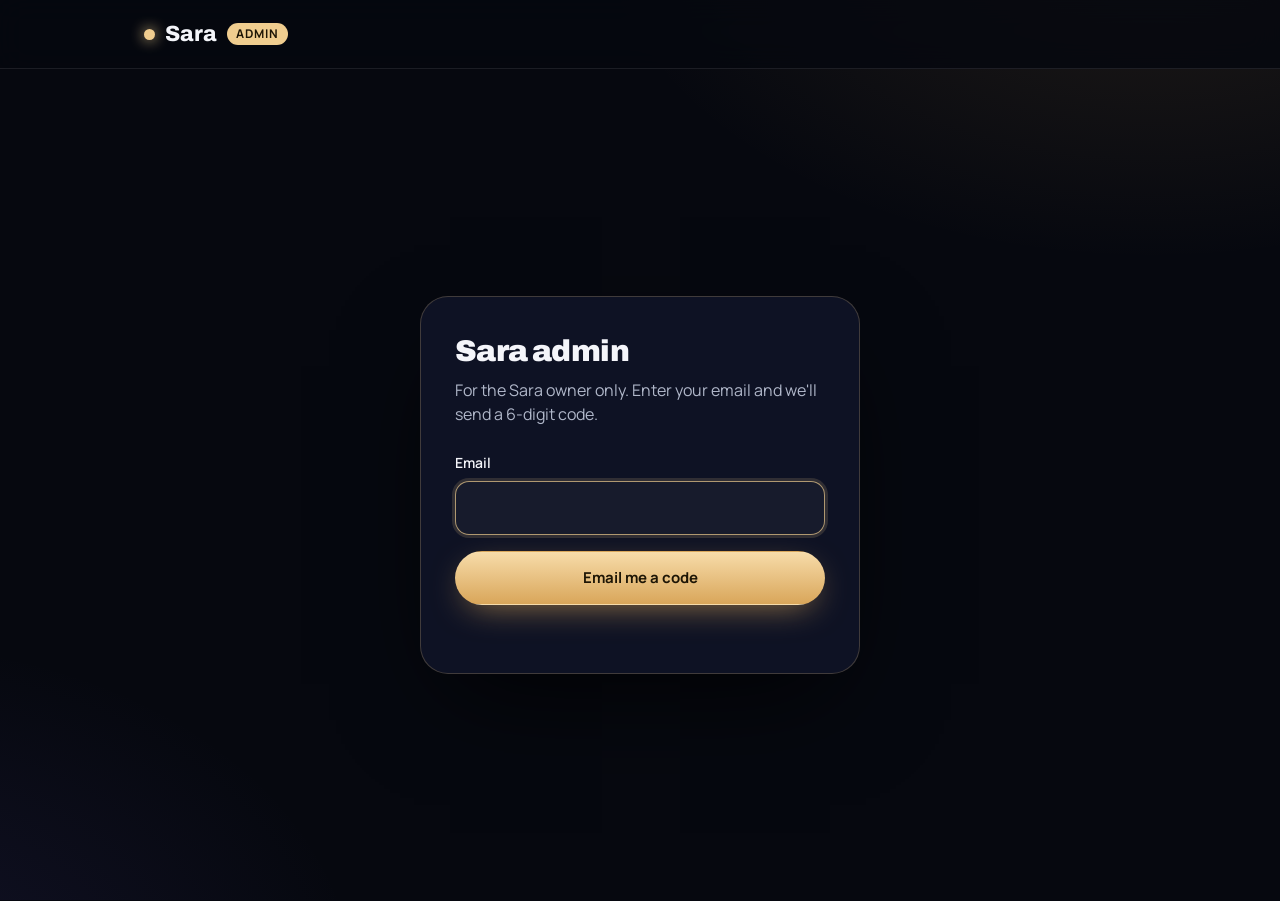
<file: admin.html>
<!DOCTYPE html>
<html lang="en">
<head>
<meta charset="UTF-8">
<meta name="viewport" content="width=device-width, initial-scale=1.0">
<title>Sara Admin</title>
<meta name="robots" content="noindex, nofollow">
<meta name="theme-color" content="#06080f">
<link rel="icon" href="data:image/svg+xml,%3Csvg xmlns='http://www.w3.org/2000/svg' viewBox='0 0 32 32'%3E%3Crect width='32' height='32' rx='8' fill='%2306080f'/%3E%3Ccircle cx='16' cy='16' r='6' fill='%23f0cd8f'/%3E%3C/svg%3E">
<link rel="preconnect" href="https://fonts.googleapis.com">
<link rel="preconnect" href="https://fonts.gstatic.com" crossorigin>
<link href="https://fonts.googleapis.com/css2?family=Archivo:wght@800;900&family=Manrope:wght@400;500;600;700&display=swap" rel="stylesheet">
<style>
  :root {
    --bg: #06080f; --card: #0e1224; --card-2: #121731; --line: rgba(255,255,255,0.09); --line-strong: rgba(255,255,255,0.18);
    --gold: #f0cd8f; --gold-deep: #d9a65a; --text: #f4f5fa; --muted: #b0b7c9; --dim: #8189a0; --good: #7fd1ad;
    --display: 'Archivo', 'Manrope', system-ui, sans-serif;
  }
  * { margin: 0; padding: 0; box-sizing: border-box; }
  html { -webkit-text-size-adjust: 100%; }
  body { font-family: 'Manrope', system-ui, sans-serif; background: var(--bg); color: var(--text); -webkit-font-smoothing: antialiased; line-height: 1.5; min-height: 100vh;
    background-image: radial-gradient(800px 500px at 90% -10%, rgba(217,166,90,0.13), transparent 70%), radial-gradient(700px 500px at -10% 110%, rgba(108,92,214,0.12), transparent 70%); background-attachment: fixed; }
  a { color: inherit; }
  button, input, select, textarea { font: inherit; }
  .wrap { max-width: 1040px; margin: 0 auto; padding: 0 24px; }
  [hidden] { display: none !important; }
  .sr-only { position: absolute; width: 1px; height: 1px; overflow: hidden; clip: rect(0,0,0,0); white-space: nowrap; }

  .bar { position: sticky; top: 0; z-index: 10; background: rgba(6,8,15,0.82); backdrop-filter: blur(14px); -webkit-backdrop-filter: blur(14px); border-bottom: 1px solid var(--line); }
  .bar .wrap { display: flex; align-items: center; height: 68px; }
  .brand { display: flex; align-items: center; font-family: var(--display); font-weight: 800; font-size: 22px; text-decoration: none; }
  .brand i { width: 11px; height: 11px; border-radius: 50%; background: var(--gold); margin-right: 10px; box-shadow: 0 0 14px var(--gold); }
  .brand small { font-family: 'Manrope'; font-weight: 700; font-size: 12px; letter-spacing: .08em; text-transform: uppercase; color: #1d1505; background: var(--gold); border-radius: 999px; padding: 2px 9px; margin-left: 10px; }
  .bar-right { margin-left: auto; display: flex; align-items: center; }
  .who { font-size: 14px; color: var(--muted); margin-right: 16px; }
  .btn { display: inline-flex; align-items: center; justify-content: center; padding: 12px 22px; border-radius: 999px; font-weight: 700; font-size: 15px; cursor: pointer; text-decoration: none;
    border: 1px solid var(--line-strong); background: rgba(255,255,255,0.05); color: var(--text); transition: border-color .2s ease, color .2s ease, box-shadow .2s ease; white-space: nowrap; }
  .btn:hover { border-color: var(--gold); color: var(--gold); }
  .btn.gold { background: linear-gradient(180deg, #f7dcaa, var(--gold-deep)); color: #1d1505; border-color: transparent; box-shadow: 0 10px 34px -12px rgba(217,166,90,0.8); }
  .btn.gold:hover { color: #1d1505; }
  .btn.small { padding: 8px 16px; font-size: 14px; }
  .btn[disabled] { opacity: .6; cursor: default; }
  label { display: block; font-weight: 600; font-size: 14px; margin-bottom: 8px; }
  .field { width: 100%; padding: 14px 16px; border-radius: 14px; border: 1px solid var(--line-strong); background: rgba(255,255,255,0.04); color: var(--text); font-size: 16px; }
  .field:focus { outline: none; border-color: rgba(240,205,143,0.7); box-shadow: 0 0 0 3px rgba(240,205,143,0.15); }
  select.field option { background: #0e1224; }
  .msg { min-height: 22px; margin-top: 14px; font-size: 14.5px; color: var(--muted); }
  .msg.error { color: #ff9b9b; }
  .linkbtn { background: none; border: 0; color: var(--gold); font-weight: 600; cursor: pointer; padding: 0; text-decoration: underline; text-underline-offset: 3px; }

  /* sign-in */
  .signin { min-height: calc(100vh - 68px); display: grid; place-items: center; padding: 48px 20px; }
  .signin-card { width: 100%; max-width: 440px; padding: 38px 34px 32px; border-radius: 28px; background: var(--card); border: 1px solid rgba(240,205,143,0.22); box-shadow: 0 40px 100px -30px rgba(0,0,0,0.85); }
  .signin h1 { font-family: var(--display); font-weight: 900; font-size: 30px; letter-spacing: -0.02em; line-height: 1.1; }
  .signin p.lead { color: var(--muted); margin: 10px 0 26px; font-size: 16px; }
  .signin .btn { width: 100%; margin-top: 16px; padding: 15px; }
  .code-field { letter-spacing: 0.5em; font-size: 26px; font-weight: 700; text-align: center; padding: 14px 10px 14px 22px; font-variant-numeric: tabular-nums; }

  /* clients */
  .page { padding: 34px 0 120px; }
  .head { display: flex; align-items: flex-end; justify-content: space-between; flex-wrap: wrap; gap: 14px; margin-bottom: 22px; }
  .head h1 { font-family: var(--display); font-weight: 900; font-size: clamp(28px, 4vw, 38px); letter-spacing: -0.025em; line-height: 1.05; }
  .head p { color: var(--muted); margin-top: 6px; }
  .head-tools { display: flex; gap: 10px; align-items: center; flex-wrap: wrap; }
  .search { width: 240px; padding: 10px 14px; font-size: 15px; }
  .list { list-style: none; border-radius: 22px; background: var(--card); border: 1px solid var(--line); overflow: hidden; }
  .cl { display: flex; align-items: center; gap: 16px; padding: 18px 22px; border-top: 1px solid var(--line); cursor: pointer; }
  .cl:first-child { border-top: 0; }
  .cl:hover { background: rgba(255,255,255,0.025); }
  .cl .av { width: 42px; height: 42px; border-radius: 12px; display: grid; place-items: center; flex-shrink: 0; font-family: var(--display); font-weight: 800; color: var(--gold); background: rgba(240,205,143,0.1); }
  .cl .b { flex: 1 1 auto; min-width: 0; }
  .cl .b b { display: block; font-size: 16px; overflow: hidden; text-overflow: ellipsis; white-space: nowrap; }
  .cl .b span { font-size: 14px; color: var(--dim); }
  .pill { display: inline-block; padding: 2px 10px; border-radius: 999px; font-size: 12.5px; font-weight: 700; text-transform: capitalize; border: 1px solid var(--line-strong); color: var(--muted); }
  .pill.active { color: var(--good); border-color: rgba(127,209,173,0.4); }
  .pill.setup { color: var(--gold); border-color: rgba(240,205,143,0.4); }
  .pill.paused, .pill.cancelled { color: #ff9b9b; border-color: rgba(239,107,107,0.4); }
  .empty, .loading { padding: 48px 24px; text-align: center; color: var(--muted); }

  /* editor */
  .back { margin-bottom: 18px; }
  .card { padding: 22px 22px 20px; border-radius: 22px; background: var(--card); border: 1px solid var(--line); margin-bottom: 26px; }
  .card h2 { font-family: var(--display); font-weight: 800; font-size: 20px; letter-spacing: -0.01em; }
  .card > p { color: var(--muted); font-size: 14.5px; margin: 4px 0 16px; }
  .grid { display: grid; grid-template-columns: repeat(2, minmax(0, 1fr)); gap: 16px 18px; }
  .grid .field, .card .field { padding: 11px 14px; font-size: 15px; border-radius: 12px; }
  .grid small { display: block; color: var(--dim); font-size: 13px; margin-top: 5px; }
  .sheet-link { display: inline-flex; margin-top: 14px; font-size: 14.5px; color: var(--gold); }
  .users { list-style: none; margin-bottom: 14px; }
  .users li { display: flex; align-items: center; gap: 12px; padding: 10px 0; border-top: 1px solid var(--line); }
  .users li:first-child { border-top: 0; }
  .users li span { flex: 1 1 auto; overflow-wrap: anywhere; }
  .users li.off span { color: var(--dim); text-decoration: line-through; }
  .adduser { display: flex; gap: 10px; }
  .adduser .field { flex: 1 1 auto; }
  .warn { padding: 14px 16px; border-radius: 14px; background: rgba(239,107,107,0.08); border: 1px solid rgba(239,107,107,0.35); color: #ffc4c4; font-size: 14.5px; margin-bottom: 20px; }
  .savebar { position: fixed; left: 0; right: 0; bottom: 0; z-index: 20; background: rgba(9,12,22,0.94); backdrop-filter: blur(12px); -webkit-backdrop-filter: blur(12px); border-top: 1px solid var(--line-strong); }
  .savebar .wrap { display: flex; align-items: center; gap: 16px; min-height: 72px; padding-top: 10px; padding-bottom: 10px; }
  .savebar p { flex: 1 1 auto; font-size: 14.5px; color: var(--muted); }
  .savebar p.error { color: #ff9b9b; }
  .savebar p.ok { color: var(--good); }
  .toast { position: fixed; left: 50%; bottom: 96px; transform: translate(-50%, 20px); opacity: 0; pointer-events: none; padding: 12px 20px; border-radius: 999px;
    background: #1a2038; border: 1px solid var(--line-strong); box-shadow: 0 20px 50px -15px rgba(0,0,0,0.8); font-size: 15px; transition: opacity .25s ease, transform .25s ease; z-index: 50; max-width: calc(100vw - 32px); }
  .toast.show { opacity: 1; transform: translate(-50%, 0); }
  .toast.err { border-color: rgba(239,107,107,0.5); }

  @media (max-width: 640px) {
    .wrap { padding: 0 16px; }
    .who { display: none; }
    .grid { grid-template-columns: 1fr; }
    .cl { padding: 16px; }
    .search { width: 100%; }
    .head-tools { width: 100%; }
    .signin-card { padding: 30px 22px 26px; }
    .card { padding: 18px 16px; }
    .adduser { flex-direction: column; }
    .savebar .wrap { flex-wrap: wrap; gap: 8px; }
    .savebar .btn { width: 100%; }
  }
</style>
</head>
<body>
<header class="bar">
  <div class="wrap">
    <a class="brand" href="./"><i></i>Sara<small>Admin</small></a>
    <div class="bar-right" id="bar-signed" hidden>
      <span class="who" id="who"></span>
      <button class="btn small" id="signout" type="button">Sign out</button>
    </div>
  </div>
</header>

<main>
  <section class="signin" id="signin" hidden>
    <div class="signin-card">
      <h1>Sara admin</h1>
      <p class="lead" id="si-lead">For the Sara owner only. Enter your email and we'll send a 6-digit code.</p>
      <form id="form-email" novalidate>
        <label for="si-email">Email</label>
        <input class="field" id="si-email" type="email" autocomplete="email" inputmode="email" required>
        <button class="btn gold" type="submit">Email me a code</button>
      </form>
      <form id="form-code" novalidate hidden>
        <label for="si-code">6-digit code</label>
        <input class="field code-field" id="si-code" type="text" inputmode="numeric" autocomplete="one-time-code" maxlength="6" required placeholder="••••••">
        <button class="btn gold" type="submit">Sign in</button>
        <p class="msg"><button class="linkbtn" type="button" id="si-back">Use a different email</button></p>
      </form>
      <p class="msg" id="si-msg" role="status" aria-live="polite"></p>
    </div>
  </section>

  <section class="page" id="clients" hidden>
    <div class="wrap">
      <div class="head">
        <div><h1>Clients</h1><p id="cl-sub">Every business on Sara, from the Client Config Master sheet.</p></div>
        <div class="head-tools">
          <label class="sr-only" for="cl-search">Search clients</label>
          <input class="field search" id="cl-search" type="search" placeholder="Search name or number">
          <button class="btn small" id="cl-refresh" type="button">Refresh</button>
        </div>
      </div>
      <ul class="list" id="cl-list"><li class="loading">Loading clients…</li></ul>
    </div>
  </section>

  <section class="page" id="editor" hidden>
    <div class="wrap">
      <button class="btn small back" id="ed-back" type="button">← All clients</button>
      <div class="head"><div><h1 id="ed-title">Client</h1><p id="ed-sub"></p></div></div>
      <div id="ed-loading" class="loading">Loading this client…</div>
      <div id="ed-body" hidden>
        <div class="card">
          <h2>Setup</h2>
          <p>How Sara finds this client. Saved to the Client Config Master sheet.</p>
          <div class="grid">
            <div><label for="cf-name">Client name *</label><input class="field" id="cf-name" maxlength="120"></div>
            <div><label for="cf-status">Status</label>
              <select class="field" id="cf-status"><option value="setup">Setup</option><option value="active">Active</option><option value="paused">Paused</option><option value="cancelled">Cancelled</option></select>
              <small>Only active clients get calls answered.</small></div>
            <div><label for="cf-phone">Sara phone number</label><input class="field" id="cf-phone" inputmode="tel" placeholder="e.g. 16292054731"><small>Digits with country code. The number callers dial.</small></div>
            <div><label for="cf-wa">WhatsApp phone number ID</label><input class="field" id="cf-wa" inputmode="numeric" placeholder="Optional"><small>From Meta, only if this client uses WhatsApp.</small></div>
          </div>
          <a class="sheet-link" id="cf-sheet" target="_blank" rel="noopener" hidden>Open this client's Google Sheet ↗</a>
        </div>
        <div id="ed-warn" class="warn" hidden></div>
        <div id="ed-settings"></div>
        <div class="card" style="margin-top:26px">
          <h2>Dashboard logins</h2>
          <p>People who can sign in to this client's dashboard with an emailed code. Changes here save straight away.</p>
          <ul class="users" id="us-list"></ul>
          <form class="adduser" id="us-form" novalidate>
            <label class="sr-only" for="us-email">New login email</label>
            <input class="field" id="us-email" type="email" placeholder="owner@business.com">
            <button class="btn small" type="submit">Add login</button>
          </form>
        </div>
      </div>
    </div>
  </section>
</main>

<div class="savebar" id="savebar" hidden>
  <div class="wrap">
    <p id="save-msg" role="status" aria-live="polite">Changes go live on Sara's next call after you save.</p>
    <button class="btn gold" id="save" type="button">Save changes</button>
  </div>
</div>
<div class="toast" id="toast" role="status" aria-live="polite"></div>

<script src="settings-editor.js"></script>
<script>
(function () {
  var API = 'https://muazajmal212.app.n8n.cloud/webhook/sara-admin';
  var $ = function (id) { return document.getElementById(id); };
  // The admin session lasts this browser tab only (and at most 12 hours on the server).
  function store(k, v) { try { if (v === undefined) return sessionStorage.getItem(k); if (v === null) sessionStorage.removeItem(k); else sessionStorage.setItem(k, v); } catch (e) { return null; } }
  var token = store('sara-admin-token');
  var email = '';
  var clients = [], current = null, dirty = false, saving = false;

  function post(body, ms) {
    var ctrl = window.AbortController ? new AbortController() : null;
    var t = ctrl ? setTimeout(function () { ctrl.abort(); }, ms || 30000) : 0;
    return fetch(API, { method: 'POST', body: new URLSearchParams(body), signal: ctrl ? ctrl.signal : undefined })
      .then(function (r) { clearTimeout(t); return r.json().catch(function () { return {}; }).then(function (j) { j._status = r.status; return j; }); });
  }
  function authed(body, ms) {
    body.token = token;
    return post(body, ms).then(function (j) {
      if (j._status === 401) { signedOut(); throw new Error('signed_out'); }
      return j;
    });
  }
  function esc(s) { return String(s == null ? '' : s).replace(/[&<>"']/g, function (c) { return { '&': '&amp;', '<': '&lt;', '>': '&gt;', '"': '&quot;', "'": '&#39;' }[c]; }); }
  var toastTimer = 0;
  function toast(text, err) { var t = $('toast'); t.textContent = text; t.className = 'toast show' + (err ? ' err' : ''); clearTimeout(toastTimer); toastTimer = setTimeout(function () { t.className = 'toast'; }, 4500); }
  function fmtPhone(d) { d = String(d || ''); if (d.length === 11 && d[0] === '1') return '+1 (' + d.slice(1, 4) + ') ' + d.slice(4, 7) + '-' + d.slice(7); return d ? '+' + d : ''; }

  // ---------- sign in ----------
  function siMsg(text, err) { var m = $('si-msg'); m.textContent = text || ''; m.className = 'msg' + (err ? ' error' : ''); }
  function show(view) {
    ['signin', 'clients', 'editor'].forEach(function (v) { $(v).hidden = v !== view; });
    $('bar-signed').hidden = view === 'signin';
    $('savebar').hidden = view !== 'editor';
    window.scrollTo(0, 0);
  }
  function signedOut() {
    token = null; store('sara-admin-token', null); dirty = false;
    show('signin'); $('form-email').hidden = false; $('form-code').hidden = true; siMsg('');
    setTimeout(function () { $('si-email').focus(); }, 30);
  }
  $('form-email').addEventListener('submit', function (ev) {
    ev.preventDefault();
    var e = $('si-email').value.trim().toLowerCase();
    if (!/^[^\s@]+@[^\s@]+\.[^\s@]+$/.test(e)) { siMsg('Please enter a valid email address.', true); return; }
    var btn = ev.target.querySelector('button'); btn.disabled = true; btn.textContent = 'Sending…';
    post({ action: 'request_code', email: e }).then(function (j) {
      btn.disabled = false; btn.textContent = 'Email me a code';
      if (j._status === 429) { siMsg('Too many tries. Please wait a while and try again.', true); return; }
      if (!j.ok) { siMsg("Couldn't send a code. Please try again.", true); return; }
      email = e; $('form-email').hidden = true; $('form-code').hidden = false;
      siMsg('If that email is the admin, a code is on its way. It expires in 10 minutes.');
      setTimeout(function () { $('si-code').focus(); }, 30);
    }).catch(function () { btn.disabled = false; btn.textContent = 'Email me a code'; siMsg("Couldn't reach the server. Please try again.", true); });
  });
  $('si-back').addEventListener('click', signedOut);
  $('si-code').addEventListener('input', function () { this.value = this.value.replace(/\D/g, '').slice(0, 6); if (this.value.length === 6) $('form-code').requestSubmit(); });
  $('form-code').addEventListener('submit', function (ev) {
    ev.preventDefault();
    var code = $('si-code').value.replace(/\D/g, '');
    if (code.length !== 6) { siMsg('Enter the 6-digit code from the email.', true); return; }
    var btn = ev.target.querySelector('button[type=submit]'); btn.disabled = true; btn.textContent = 'Checking…';
    post({ action: 'verify', email: email, code: code }).then(function (j) {
      btn.disabled = false; btn.textContent = 'Sign in';
      if (j.ok && j.token) { token = j.token; store('sara-admin-token', token); store('sara-admin-email', j.email || email); $('si-code').value = ''; openList(); return; }
      $('si-code').value = '';
      siMsg(j.error === 'wrong_code' ? "That code isn't right. Check the email and try again." : j.error === 'too_many' ? 'Too many tries. Ask for a new code.' : 'That code has expired. Ask for a new one.', true);
    }).catch(function () { btn.disabled = false; btn.textContent = 'Sign in'; siMsg("Couldn't reach the server. Please try again.", true); });
  });
  $('signout').addEventListener('click', function () {
    if (dirty && !confirmLeave()) return;
    if (token) post({ action: 'sign_out', token: token }).catch(function () {});
    signedOut();
  });

  // ---------- clients list ----------
  function renderList() {
    var q = $('cl-search').value.trim().toLowerCase();
    var qd = q.replace(/\D/g, '');
    var list = clients.filter(function (c) { return !q || c.client_name.toLowerCase().indexOf(q) >= 0 || (qd && c.phone_number.indexOf(qd) >= 0); });
    $('cl-sub').textContent = clients.length + (clients.length === 1 ? ' client' : ' clients') + ' · ' + clients.filter(function (c) { return c.status === 'active'; }).length + ' active';
    if (!list.length) { $('cl-list').innerHTML = '<li class="empty">' + (clients.length ? 'No clients match that search.' : 'No clients yet. New sign-ups appear here automatically.') + '</li>'; return; }
    $('cl-list').innerHTML = list.map(function (c) {
      var initial = (c.client_name || '?').trim().charAt(0).toUpperCase();
      var bits = [c.phone_number ? fmtPhone(c.phone_number) : 'No Sara number yet', c.users + (c.users === 1 ? ' login' : ' logins')];
      return '<li class="cl" tabindex="0" role="button" data-row="' + c.row + '"><div class="av" aria-hidden="true">' + esc(initial) + '</div>' +
        '<div class="b"><b>' + esc(c.client_name || 'Unnamed client') + '</b><span>' + esc(bits.join(' · ')) + '</span></div>' +
        '<span class="pill ' + esc(c.status) + '">' + esc(c.status) + '</span></li>';
    }).join('');
  }
  function openList() {
    show('clients');
    $('who').textContent = store('sara-admin-email') || '';
    $('cl-list').innerHTML = '<li class="loading">Loading clients…</li>';
    return authed({ action: 'list' }).then(function (j) {
      if (!j.ok) { $('cl-list').innerHTML = '<li class="empty">' + esc(j.error || "Couldn't load clients.") + '</li>'; return; }
      clients = j.clients || []; renderList();
    }).catch(function (e) { if (e.message !== 'signed_out') $('cl-list').innerHTML = '<li class="empty">Couldn\'t reach the server. Press Refresh to try again.</li>'; });
  }
  $('cl-search').addEventListener('input', renderList);
  $('cl-refresh').addEventListener('click', openList);
  function pick(ev) { var li = ev.target.closest('.cl'); if (li) openClient(parseInt(li.getAttribute('data-row'), 10)); }
  $('cl-list').addEventListener('click', pick);
  $('cl-list').addEventListener('keydown', function (ev) { if (ev.key === 'Enter' || ev.key === ' ') { ev.preventDefault(); pick(ev); } });

  // ---------- one client ----------
  function confirmLeave() { return window.confirm('You have unsaved changes. Leave without saving?'); }
  function saveMsg(text, cls) { var m = $('save-msg'); m.textContent = text; m.className = cls || ''; }
  function openClient(row) {
    show('editor'); dirty = false;
    $('ed-loading').hidden = false; $('ed-loading').textContent = 'Loading this client…'; $('ed-body').hidden = true; $('save').disabled = true;
    var c0 = clients.find(function (c) { return c.row === row; });
    $('ed-title').textContent = c0 ? c0.client_name : 'Client'; $('ed-sub').textContent = '';
    saveMsg("Changes go live on Sara's next call after you save.");
    authed({ action: 'get', row: row }, 60000).then(function (j) {
      if (!j.ok) { $('ed-loading').textContent = j.error || "Couldn't load this client."; return; }
      current = j;
      var c = j.client;
      $('ed-title').textContent = c.client_name || 'Unnamed client';
      $('ed-sub').textContent = (c.phone_number ? fmtPhone(c.phone_number) + ' · ' : '') + 'Row ' + c.row + ' of the Client Config Master';
      $('cf-name').value = c.client_name; $('cf-status').value = c.status || 'setup'; $('cf-phone').value = c.phone_number; $('cf-wa').value = c.whatsapp_phone_number_id;
      var link = $('cf-sheet');
      if (/^[A-Za-z0-9_-]{20,80}$/.test(c.sheet_id)) { link.href = 'https://docs.google.com/spreadsheets/d/' + c.sheet_id + '/edit'; link.hidden = false; } else link.hidden = true;
      if (j.settings) { $('ed-warn').hidden = true; SaraSettings.mount($('ed-settings'), j.settings); $('save').disabled = false; }
      else { $('ed-warn').textContent = j.settings_error || "Couldn't read this client's sheet."; $('ed-warn').hidden = false; $('ed-settings').innerHTML = ''; $('save').disabled = true; }
      renderUsers();
      $('ed-loading').hidden = true; $('ed-body').hidden = false;
    }).catch(function (e) { if (e.message !== 'signed_out') $('ed-loading').textContent = "Couldn't reach the server. Go back and try again."; });
  }
  $('ed-back').addEventListener('click', function () { if (dirty && !confirmLeave()) return; dirty = false; openList(); });
  $('editor').addEventListener('input', function (ev) { if (!ev.target.closest('#us-form')) { dirty = true; saveMsg('Unsaved changes.'); } });
  $('editor').addEventListener('change', function (ev) { if (!ev.target.closest('#us-form')) { dirty = true; saveMsg('Unsaved changes.'); } });
  $('editor').addEventListener('click', function (ev) { if (ev.target.closest('.se-x, .se-add')) { dirty = true; saveMsg('Unsaved changes.'); } });
  window.addEventListener('beforeunload', function (ev) { if (dirty) { ev.preventDefault(); ev.returnValue = ''; } });

  $('save').addEventListener('click', function () {
    if (!current || saving) return;
    var name = $('cf-name').value.trim(), phone = $('cf-phone').value.replace(/\D/g, ''), status = $('cf-status').value, wa = $('cf-wa').value.replace(/\D/g, '');
    if (!name) { saveMsg('Client name is required.', 'error'); $('cf-name').focus(); return; }
    if (phone && (phone.length < 8 || phone.length > 15)) { saveMsg('Sara number must be 8 to 15 digits, with country code.', 'error'); $('cf-phone').focus(); return; }
    if (status === 'active' && !phone) { saveMsg('Add the Sara phone number before making the client active.', 'error'); $('cf-phone').focus(); return; }
    var r = SaraSettings.read();
    if (r.error) { saveMsg(r.error, 'error'); return; }
    saving = true; $('save').disabled = true; $('save').textContent = 'Saving…';
    saveMsg('Saving to the Google Sheet. This takes about 20 seconds…');
    authed({ action: 'save', row: current.client.row, config: JSON.stringify({ client_name: name, phone_number: phone, status: status, whatsapp_phone_number_id: wa }), settings: JSON.stringify(r.settings) }, 90000).then(function (j) {
      saving = false; $('save').disabled = false; $('save').textContent = 'Save changes';
      if (!j.ok) { saveMsg(j.error || "Couldn't save. Please try again.", 'error'); return; }
      dirty = false; saveMsg('Saved. Sara uses the new details from her next call.', 'ok'); toast('Saved');
      current.client.client_name = name; $('ed-title').textContent = name;
      var c = clients.find(function (x) { return x.row === current.client.row; });
      if (c) { c.client_name = name; c.phone_number = phone; c.status = status; c.whatsapp_phone_number_id = wa; }
    }).catch(function (e) {
      saving = false; $('save').disabled = false; $('save').textContent = 'Save changes';
      if (e.message !== 'signed_out') saveMsg("Couldn't confirm the save (the connection dropped). Reopen this client to check, then save again if needed.", 'error');
    });
  });

  // ---------- dashboard logins ----------
  function renderUsers() {
    var us = current.users || [];
    $('us-list').innerHTML = us.length ? us.map(function (u) {
      return '<li class="' + (u.active ? '' : 'off') + '"><span>' + esc(u.email) + '</span><button class="btn small" type="button" data-id="' + u.id + '" data-on="' + (u.active ? 'false' : 'true') + '">' + (u.active ? 'Switch off' : 'Switch on') + '</button></li>';
    }).join('') : '<li><span style="color:var(--dim)">No logins yet.</span></li>';
  }
  $('us-list').addEventListener('click', function (ev) {
    var b = ev.target.closest('button[data-id]'); if (!b) return;
    var id = parseInt(b.getAttribute('data-id'), 10), on = b.getAttribute('data-on') === 'true';
    b.disabled = true;
    authed({ action: 'set_user', user_id: id, active: on }).then(function (j) {
      b.disabled = false;
      if (!j.ok) { toast(j.error || "Couldn't change that login.", true); return; }
      current.users.forEach(function (u) { if (u.id === id) u.active = on; }); renderUsers();
      toast(on ? 'Login switched on' : 'Login switched off. They are signed out straight away.');
    }).catch(function () { b.disabled = false; });
  });
  $('us-form').addEventListener('submit', function (ev) {
    ev.preventDefault();
    var e = $('us-email').value.trim().toLowerCase();
    if (!/^[^\s@]+@[^\s@]+\.[^\s@]+$/.test(e)) { toast('Enter a valid email address.', true); $('us-email').focus(); return; }
    var btn = ev.target.querySelector('button'); btn.disabled = true;
    authed({ action: 'add_user', row: current.client.row, new_email: e }).then(function (j) {
      btn.disabled = false;
      if (!j.ok) { toast(j.error || "Couldn't add that login.", true); return; }
      $('us-email').value = ''; toast('Login added. They can sign in at the dashboard now.');
      return authed({ action: 'get', row: current.client.row }, 60000).then(function (k) { if (k.ok) { current.users = k.users; renderUsers(); } });
    }).catch(function () { btn.disabled = false; });
  });

  if (token) openList(); else signedOut();
})();
</script>
</body>
</html>
</file>
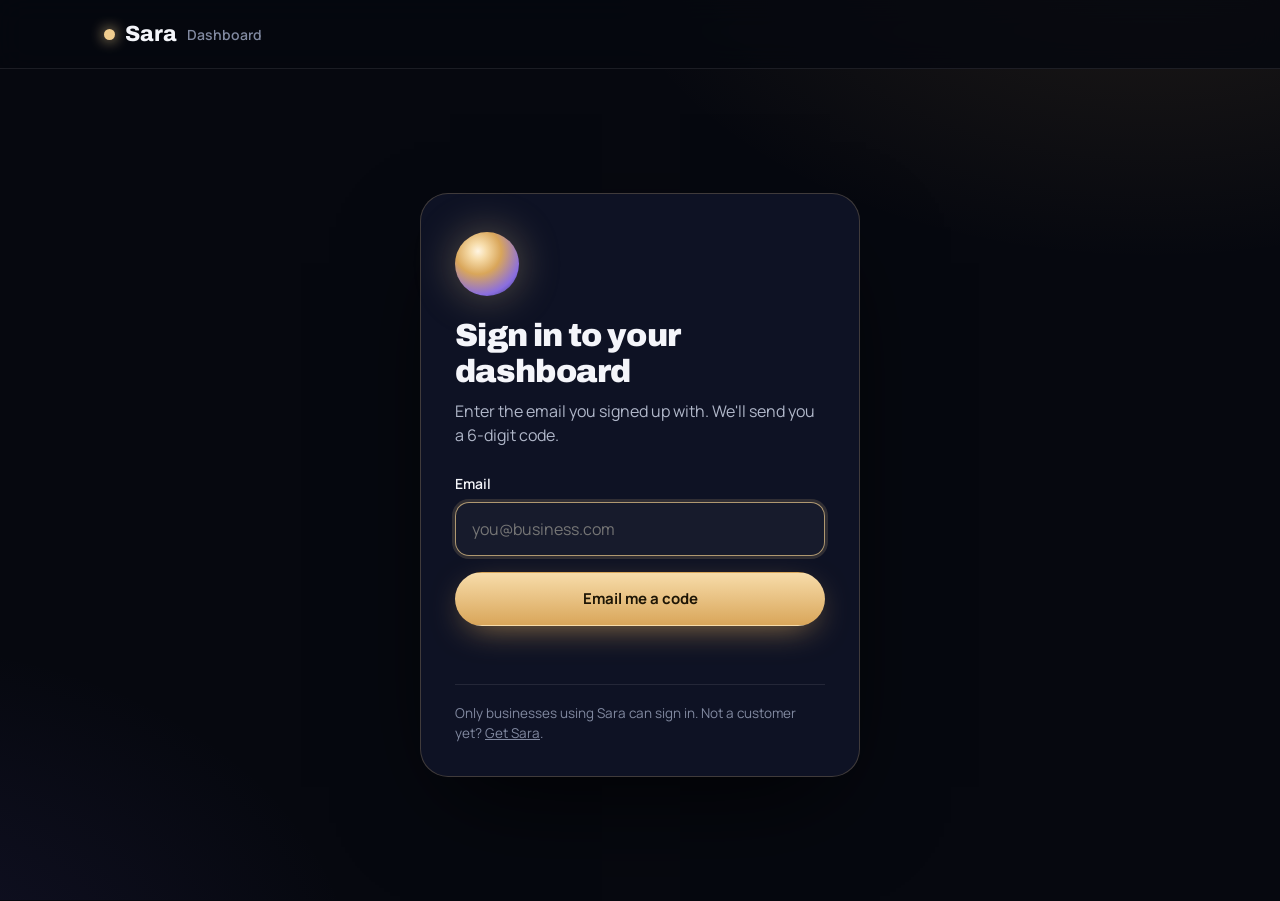
<file: dashboard.html>
<!DOCTYPE html>
<html lang="en">
<head>
<meta charset="UTF-8">
<meta name="viewport" content="width=device-width, initial-scale=1.0">
<title>Sara Dashboard</title>
<meta name="description" content="Your private Sara dashboard: every appointment, ticket, transfer and callback Sara handled for your business.">
<meta name="robots" content="noindex, nofollow">
<meta name="theme-color" content="#06080f">
<link rel="icon" href="data:image/svg+xml,%3Csvg xmlns='http://www.w3.org/2000/svg' viewBox='0 0 32 32'%3E%3Crect width='32' height='32' rx='8' fill='%2306080f'/%3E%3Ccircle cx='16' cy='16' r='6' fill='%23f0cd8f'/%3E%3C/svg%3E">
<link rel="preconnect" href="https://fonts.googleapis.com">
<link rel="preconnect" href="https://fonts.gstatic.com" crossorigin>
<link href="https://fonts.googleapis.com/css2?family=Archivo:wght@800;900&family=Manrope:wght@400;500;600;700&display=swap" rel="stylesheet">
<style>
  :root {
    --bg: #06080f; --card: #0e1224; --card-2: #121731; --line: rgba(255,255,255,0.09); --line-strong: rgba(255,255,255,0.18);
    --gold: #f0cd8f; --gold-deep: #d9a65a; --text: #f4f5fa; --muted: #b0b7c9; --dim: #8189a0;
    --c-appt: #7fd1ad; --c-ticket: #f0968a; --c-xfer: #b3a8f5; --c-cb: #f0cd8f; --danger: #ef6b6b;
    --display: 'Archivo', 'Manrope', system-ui, sans-serif;
  }
  * { margin: 0; padding: 0; box-sizing: border-box; }
  html { -webkit-text-size-adjust: 100%; }
  body { font-family: 'Manrope', system-ui, sans-serif; background: var(--bg); color: var(--text); -webkit-font-smoothing: antialiased; line-height: 1.5; min-height: 100vh;
    background-image: radial-gradient(800px 500px at 90% -10%, rgba(217,166,90,0.13), transparent 70%), radial-gradient(700px 500px at -10% 110%, rgba(108,92,214,0.12), transparent 70%); background-attachment: fixed; }
  a { color: inherit; }
  button, input, select, textarea { font: inherit; }
  .wrap { max-width: 1120px; margin: 0 auto; padding: 0 24px; }
  [hidden] { display: none !important; }
  .sr-only { position: absolute; width: 1px; height: 1px; overflow: hidden; clip: rect(0,0,0,0); white-space: nowrap; }

  /* top bar */
  .bar { position: sticky; top: 0; z-index: 10; background: rgba(6,8,15,0.82); backdrop-filter: blur(14px); -webkit-backdrop-filter: blur(14px); border-bottom: 1px solid var(--line); }
  .bar .wrap { display: flex; align-items: center; height: 68px; }
  .brand { display: flex; align-items: center; font-family: var(--display); font-weight: 800; font-size: 22px; text-decoration: none; }
  .brand i { width: 11px; height: 11px; border-radius: 50%; background: var(--gold); margin-right: 10px; box-shadow: 0 0 14px var(--gold); }
  .brand small { font-family: 'Manrope'; font-weight: 600; font-size: 14px; color: var(--dim); margin-left: 10px; }
  .bar-right { margin-left: auto; display: flex; align-items: center; }
  .who { font-size: 14px; color: var(--muted); margin-right: 16px; text-align: right; line-height: 1.3; }
  .who b { display: block; color: var(--text); font-size: 15px; }
  .btn { display: inline-flex; align-items: center; justify-content: center; padding: 12px 22px; border-radius: 999px; font-weight: 700; font-size: 15px; cursor: pointer; text-decoration: none;
    border: 1px solid var(--line-strong); background: rgba(255,255,255,0.05); color: var(--text); transition: border-color .2s ease, color .2s ease, box-shadow .2s ease; }
  .btn:hover { border-color: var(--gold); color: var(--gold); }
  .btn.gold { background: linear-gradient(180deg, #f7dcaa, var(--gold-deep)); color: #1d1505; border-color: transparent; box-shadow: 0 10px 34px -12px rgba(217,166,90,0.8); }
  .btn.gold:hover { color: #1d1505; box-shadow: 0 12px 40px -10px rgba(217,166,90,0.95); }
  .btn.small { padding: 8px 16px; font-size: 14px; }
  .btn[disabled] { opacity: .6; cursor: default; }

  /* sign-in */
  .signin { min-height: calc(100vh - 68px); display: grid; place-items: center; padding: 48px 20px; }
  .signin-card { width: 100%; max-width: 440px; padding: 38px 34px 32px; border-radius: 28px; background: var(--card); border: 1px solid rgba(240,205,143,0.22); box-shadow: 0 40px 100px -30px rgba(0,0,0,0.85); }
  .orb { width: 64px; height: 64px; border-radius: 50%; margin-bottom: 22px;
    background: radial-gradient(circle at 36% 30%, #fff5e2 0%, #f6dba8 14%, var(--gold-deep) 38%, #8a6ee0 72%, #262b62 100%); box-shadow: 0 0 40px rgba(240,205,143,0.35); }
  .signin h1 { font-family: var(--display); font-weight: 900; font-size: 32px; letter-spacing: -0.02em; line-height: 1.1; }
  .signin p.lead { color: var(--muted); margin: 10px 0 26px; font-size: 16px; }
  label { display: block; font-weight: 600; font-size: 14px; margin-bottom: 8px; }
  .field { width: 100%; padding: 14px 16px; border-radius: 14px; border: 1px solid var(--line-strong); background: rgba(255,255,255,0.04); color: var(--text); font-size: 16px; }
  .field:focus { outline: none; border-color: rgba(240,205,143,0.7); box-shadow: 0 0 0 3px rgba(240,205,143,0.15); }
  .code-field::selection { background: rgba(240,205,143,0.35); color: var(--text); }
  .code-field { letter-spacing: 0.5em; font-size: 26px; font-weight: 700; text-align: center; padding: 14px 10px 14px 22px; font-variant-numeric: tabular-nums; }
  .signin .btn { width: 100%; margin-top: 16px; padding: 15px; }
  .msg { min-height: 22px; margin-top: 14px; font-size: 14.5px; color: var(--muted); }
  .msg.error { color: #ff9b9b; }
  .linkbtn { background: none; border: 0; color: var(--gold); font-weight: 600; cursor: pointer; padding: 0; text-decoration: underline; text-underline-offset: 3px; }
  .fine { margin-top: 22px; padding-top: 18px; border-top: 1px solid var(--line); font-size: 13.5px; color: var(--dim); }

  /* dashboard */
  .dash { padding: 34px 0 70px; }
  .head { display: flex; align-items: flex-end; justify-content: space-between; flex-wrap: wrap; margin-bottom: 26px; }
  .head h1 { font-family: var(--display); font-weight: 900; font-size: clamp(30px, 4vw, 42px); letter-spacing: -0.025em; line-height: 1.05; }
  .head h1 span { color: var(--gold); }
  .live { display: inline-flex; align-items: center; font-size: 14px; color: var(--muted); margin-top: 10px; }
  .live::before { content: ''; width: 8px; height: 8px; border-radius: 50%; background: var(--c-appt); margin-right: 8px; box-shadow: 0 0 0 0 rgba(127,209,173,0.6); animation: pulse 2s infinite; }
  .live.stale::before { background: var(--dim); animation: none; }
  @keyframes pulse { 0% { box-shadow: 0 0 0 0 rgba(127,209,173,0.55); } 70% { box-shadow: 0 0 0 9px rgba(127,209,173,0); } 100% { box-shadow: 0 0 0 0 rgba(127,209,173,0); } }
  .stats { display: grid; grid-template-columns: repeat(5, minmax(0, 1fr)); gap: 14px; margin-bottom: 26px; }
  .stat { padding: 20px 20px 18px; border-radius: 20px; background: var(--card); border: 1px solid var(--line); }
  .stat b { display: block; font-family: var(--display); font-weight: 900; font-size: 36px; line-height: 1.05; font-variant-numeric: tabular-nums; }
  .stat span { display: flex; align-items: center; font-size: 14px; color: var(--muted); margin-top: 6px; }
  .stat span::before { content: ''; width: 8px; height: 8px; border-radius: 50%; margin-right: 8px; background: var(--k, var(--gold)); flex-shrink: 0; }
  .tools { display: flex; align-items: center; flex-wrap: wrap; margin-bottom: 14px; }
  .chips { display: flex; flex-wrap: wrap; margin-right: auto; }
  .chip { padding: 9px 16px; margin: 0 8px 8px 0; border-radius: 999px; border: 1px solid var(--line-strong); background: transparent; color: var(--muted); font-weight: 600; font-size: 14px; cursor: pointer; }
  .chip:hover { color: var(--text); }
  .chip[aria-pressed="true"] { background: rgba(240,205,143,0.12); color: var(--gold); border-color: rgba(240,205,143,0.5); }
  .chip em { font-style: normal; opacity: .7; margin-left: 4px; font-variant-numeric: tabular-nums; }
  .search { width: 260px; max-width: 100%; margin-bottom: 8px; padding: 10px 14px; font-size: 15px; }
  .feed { list-style: none; border-radius: 22px; background: var(--card); border: 1px solid var(--line); overflow: hidden; }
  .item { display: flex; align-items: flex-start; padding: 18px 22px; border-top: 1px solid var(--line); }
  .item:first-child { border-top: 0; }
  .item.new { animation: flash 2.4s ease; }
  @keyframes flash { 0% { background: rgba(240,205,143,0.14); } 100% { background: transparent; } }
  .ic { width: 40px; height: 40px; border-radius: 12px; display: grid; place-items: center; flex-shrink: 0; margin-right: 16px; background: color-mix(in srgb, var(--k) 16%, transparent); color: var(--k); }
  .ic svg { width: 20px; height: 20px; }
  .body { flex: 1 1 auto; min-width: 0; }
  .row1 { display: flex; align-items: baseline; flex-wrap: wrap; }
  .row1 b { font-size: 16px; margin-right: 10px; }
  .kind { font-size: 13px; font-weight: 700; color: var(--k); text-transform: uppercase; letter-spacing: 0.06em; }
  .detail { color: #d6dae5; font-size: 15px; margin-top: 3px; overflow-wrap: anywhere; }
  .meta { display: flex; flex-wrap: wrap; font-size: 13.5px; color: var(--dim); margin-top: 6px; }
  .meta > * { margin-right: 14px; }
  .meta a { color: var(--muted); text-decoration: none; }
  .meta a:hover { color: var(--gold); }
  .pill { display: inline-block; padding: 2px 10px; border-radius: 999px; font-size: 12.5px; font-weight: 700; text-transform: capitalize; border: 1px solid var(--line-strong); color: var(--muted); }
  .pill.good { color: var(--c-appt); border-color: rgba(127,209,173,0.4); }
  .pill.warn { color: var(--gold); border-color: rgba(240,205,143,0.4); }
  .pill.bad { color: #ff9b9b; border-color: rgba(239,107,107,0.4); }
  .ago { margin-left: 16px; font-size: 13.5px; color: var(--dim); white-space: nowrap; }
  .side { display: flex; flex-direction: column; align-items: flex-end; margin-left: 16px; flex-shrink: 0; }
  .side .ago { margin-left: 0; }
  .act { margin-top: 10px; padding: 7px 14px; border-radius: 999px; font: inherit; font-size: 13.5px; font-weight: 700; cursor: pointer; white-space: nowrap;
    color: var(--k); background: color-mix(in srgb, var(--k) 12%, transparent); border: 1px solid color-mix(in srgb, var(--k) 45%, transparent); transition: background .2s ease; }
  .act:hover { background: color-mix(in srgb, var(--k) 22%, transparent); }
  .act.undo { color: var(--dim); background: none; border-color: var(--line-strong); font-weight: 600; }
  .act.undo:hover { color: var(--text); }
  .act[disabled] { opacity: .6; cursor: default; }
  .item.done .detail, .item.done .row1 b { color: var(--muted); }
  .toast { position: fixed; left: 50%; bottom: 24px; transform: translate(-50%, 20px); opacity: 0; pointer-events: none; display: flex; align-items: center; padding: 12px 14px 12px 20px; border-radius: 999px;
    background: #1a2038; border: 1px solid var(--line-strong); box-shadow: 0 20px 50px -15px rgba(0,0,0,0.8); font-size: 15px; transition: opacity .25s ease, transform .25s ease; z-index: 50; max-width: calc(100vw - 32px); }
  .toast.show { opacity: 1; transform: translate(-50%, 0); pointer-events: auto; }
  .toast.err { border-color: rgba(239,107,107,0.5); }
  .toast button { margin-left: 14px; background: none; border: 0; color: var(--gold); font: inherit; font-weight: 700; cursor: pointer; text-decoration: underline; text-underline-offset: 3px; }
  .empty { padding: 48px 24px; text-align: center; color: var(--muted); }
  .more { display: block; margin: 16px auto 0; }
  .ext { display: flex; align-items: center; justify-content: space-between; flex-wrap: wrap; margin-top: 26px; padding: 22px 24px; border-radius: 22px; background: linear-gradient(120deg, rgba(240,205,143,0.1), rgba(108,92,214,0.08)); border: 1px solid rgba(240,205,143,0.25); }
  .ext b { font-size: 17px; display: block; }
  .ext p { color: var(--muted); font-size: 15px; margin-right: 18px; }
  .loading { padding: 60px 24px; text-align: center; color: var(--muted); }
  .skel { height: 14px; border-radius: 7px; background: linear-gradient(90deg, rgba(255,255,255,0.05), rgba(255,255,255,0.1), rgba(255,255,255,0.05)); background-size: 200% 100%; animation: shimmer 1.2s infinite; }
  @keyframes shimmer { to { background-position: -200% 0; } }

  .head-btns { display: flex; gap: 10px; flex-wrap: wrap; margin-top: 14px; }
  .warn { padding: 14px 16px; border-radius: 14px; background: rgba(239,107,107,0.08); border: 1px solid rgba(239,107,107,0.35); color: #ffc4c4; font-size: 14.5px; margin-bottom: 20px; }
  .set-page { padding-bottom: 120px; }
  .set-page .back { margin-bottom: 18px; }
  .head p.sub { color: var(--muted); margin-top: 8px; max-width: 620px; }
  .savebar { position: fixed; left: 0; right: 0; bottom: 0; z-index: 20; background: rgba(9,12,22,0.94); backdrop-filter: blur(12px); -webkit-backdrop-filter: blur(12px); border-top: 1px solid var(--line-strong); }
  .savebar .wrap { display: flex; align-items: center; gap: 16px; min-height: 72px; padding-top: 10px; padding-bottom: 10px; }
  .savebar p { flex: 1 1 auto; font-size: 14.5px; color: var(--muted); }
  .savebar p.error { color: #ff9b9b; }
  .savebar p.ok { color: var(--c-appt); }
  select.field option { background: #0e1224; }
  @media (max-width: 640px) { .savebar .wrap { flex-wrap: wrap; gap: 8px; } .savebar .btn { width: 100%; } }
  @media (max-width: 900px) { .stats { grid-template-columns: repeat(2, minmax(0, 1fr)); } .stats .stat:first-child { grid-column: 1 / -1; } }
  @media (max-width: 640px) {
    .wrap { padding: 0 16px; }
    .who { display: none; }
    .brand small { display: none; }
    .item { padding: 16px; }
    .ic { margin-right: 12px; }
    .ago { display: none; }
    .item { flex-wrap: wrap; }
    .item .body { flex: 1 1 0; }
    .side { flex-basis: 100%; align-items: flex-start; margin-left: 52px; }
    .side:empty, .side:not(:has(.act)) { display: none; }
    .search { width: 100%; }
    .signin-card { padding: 30px 22px 26px; }
  }
  @media (prefers-reduced-motion: reduce) { * { animation: none !important; } }
</style>
</head>
<body>
<header class="bar">
  <div class="wrap">
    <a class="brand" href="./"><i></i>Sara<small>Dashboard</small></a>
    <div class="bar-right" id="bar-signed" hidden>
      <div class="who"><b id="who-business"></b><span id="who-email"></span></div>
      <button class="btn small" id="signout" type="button">Sign out</button>
    </div>
  </div>
</header>

<main>
  <!-- sign in -->
  <section class="signin" id="signin" hidden>
    <div class="signin-card">
      <div class="orb" aria-hidden="true"></div>
      <h1 id="si-title">Sign in to your dashboard</h1>
      <p class="lead" id="si-lead">Enter the email you signed up with. We'll send you a 6-digit code.</p>
      <form id="form-email" novalidate>
        <label for="si-email">Email</label>
        <input class="field" id="si-email" type="email" autocomplete="email" inputmode="email" required placeholder="you@business.com">
        <button class="btn gold" type="submit">Email me a code</button>
      </form>
      <form id="form-code" novalidate hidden>
        <label for="si-code">6-digit code</label>
        <input class="field code-field" id="si-code" type="text" inputmode="numeric" autocomplete="one-time-code" maxlength="6" pattern="[0-9]{6}" required placeholder="••••••">
        <button class="btn gold" type="submit">Sign in</button>
        <p class="msg" style="margin-top:14px"><button class="linkbtn" type="button" id="si-back">Use a different email</button> · <button class="linkbtn" type="button" id="si-resend">Send a new code</button></p>
      </form>
      <p class="msg" id="si-msg" role="status" aria-live="polite"></p>
      <p class="fine">Only businesses using Sara can sign in. Not a customer yet? <a href="./#signup">Get Sara</a>.</p>
    </div>
  </section>

  <!-- dashboard -->
  <section class="dash" id="dash" hidden>
    <div class="wrap">
      <div class="head">
        <div>
          <h1 id="greet">Your calls, <span>handled.</span></h1>
          <p class="live" id="live" aria-live="polite">Loading your activity…</p>
        </div>
        <div class="head-btns">
          <button class="btn small" id="open-settings" type="button">Business settings</button>
          <button class="btn small" id="refresh" type="button">Refresh</button>
        </div>
      </div>

      <div class="stats" id="stats">
        <div class="stat" style="--k: var(--c-appt)"><b id="s-upcoming">–</b><span>Upcoming appointments</span></div>
        <div class="stat" style="--k: var(--c-appt)"><b id="s-appts">–</b><span>Appointments booked</span></div>
        <div class="stat" style="--k: var(--c-ticket)"><b id="s-tickets">–</b><span>Open tickets</span></div>
        <div class="stat" style="--k: var(--c-xfer)"><b id="s-xfers">–</b><span>Transfers</span></div>
        <div class="stat" style="--k: var(--c-cb)"><b id="s-cbs">–</b><span>Callbacks waiting</span></div>
      </div>

      <div class="tools">
        <div class="chips" role="group" aria-label="Filter activity">
          <button class="chip" type="button" data-f="all" aria-pressed="true">All<em id="c-all"></em></button>
          <button class="chip" type="button" data-f="appointment" aria-pressed="false">Appointments<em id="c-appointment"></em></button>
          <button class="chip" type="button" data-f="ticket" aria-pressed="false">Tickets<em id="c-ticket"></em></button>
          <button class="chip" type="button" data-f="transfer" aria-pressed="false">Transfers<em id="c-transfer"></em></button>
          <button class="chip" type="button" data-f="callback" aria-pressed="false">Callbacks<em id="c-callback"></em></button>
        </div>
        <label class="sr-only" for="search">Search activity</label>
        <input class="field search" id="search" type="search" placeholder="Search name, phone or note">
      </div>

      <ul class="feed" id="feed" aria-live="off">
        <li class="loading"><div class="skel" style="width:60%;margin:0 auto 12px"></div><div class="skel" style="width:40%;margin:0 auto"></div></li>
      </ul>
      <button class="btn small more" id="more" type="button" hidden>Show more</button>
      <div class="toast" id="toast" role="status" aria-live="polite"><span id="toast-text"></span><button type="button" id="toast-undo" hidden>Undo</button></div>

      <div class="ext">
        <div><b>Get the live feed in your browser toolbar</b><p>The Sara Chrome extension shows new calls the moment they happen.</p></div>
        <a class="btn gold small" href="extension.html" style="margin-top:8px">Get the extension</a>
      </div>
    </div>
  </section>

  <!-- business settings -->
  <section class="dash set-page" id="settings-view" hidden>
    <div class="wrap">
      <button class="btn small back" id="set-back" type="button">← Back to activity</button>
      <div class="head"><div><h1>Business <span>settings</span></h1>
        <p class="sub">Your hours, holidays, answers and details. Sara uses them on every call, so keep them current.</p></div></div>
      <div class="loading" id="set-loading">Loading your settings…</div>
      <div class="warn" id="set-warn" hidden></div>
      <div id="set-body"></div>
    </div>
  </section>
</main>
<div class="savebar" id="set-bar" hidden>
  <div class="wrap">
    <p id="set-msg" role="status" aria-live="polite">Changes go live on Sara's next call after you save.</p>
    <button class="btn gold" id="set-save" type="button">Save changes</button>
  </div>
</div>

<script src="settings-editor.js"></script>
<script>
(function () {
  var API = 'https://muazajmal212.app.n8n.cloud/webhook/sara-portal';
  var REFRESH_MS = 30000;
  var $ = function (id) { return document.getElementById(id); };
  function store(k, v) { try { if (v === undefined) return localStorage.getItem(k); if (v === null) localStorage.removeItem(k); else localStorage.setItem(k, v); } catch (e) { return null; } }

  var token = store('sara-portal-token');
  var email = store('sara-portal-email') || '';
  var data = null, filter = 'all', query = '', shown = 40, timer = 0, lastOk = 0, known = {}, firstLoad = true;

  function post(body, ms) {
    var ctrl = window.AbortController ? new AbortController() : null;
    var t = ctrl ? setTimeout(function () { ctrl.abort(); }, ms || 30000) : 0;
    return fetch(API, { method: 'POST', body: new URLSearchParams(body), signal: ctrl ? ctrl.signal : undefined })
      .then(function (r) { clearTimeout(t); return r.json().catch(function () { return {}; }).then(function (j) { j._status = r.status; return j; }); });
  }

  // ---------- sign in ----------
  function siMsg(text, err) { var m = $('si-msg'); m.textContent = text || ''; m.className = 'msg' + (err ? ' error' : ''); }
  function showSignin() {
    clearInterval(timer);
    $('dash').hidden = true; $('settings-view').hidden = true; $('set-bar').hidden = true; setDirty = false; $('bar-signed').hidden = true; $('signin').hidden = false;
    $('form-email').hidden = false; $('form-code').hidden = true;
    $('si-title').textContent = 'Sign in to your dashboard';
    $('si-lead').textContent = "Enter the email you signed up with. We'll send you a 6-digit code.";
    $('si-email').value = email; siMsg('');
    setTimeout(function () { $('si-email').focus(); }, 30);
  }
  function requestCode(btn) {
    var e = $('si-email').value.trim().toLowerCase();
    if (!/^[^\s@]+@[^\s@]+\.[^\s@]+$/.test(e)) { siMsg('Please enter a valid email address.', true); $('si-email').focus(); return; }
    email = e; store('sara-portal-email', e);
    if (btn) { btn.disabled = true; btn.textContent = 'Sending…'; }
    siMsg('');
    post({ action: 'request_code', email: e }).then(function (j) {
      if (btn) { btn.disabled = false; btn.textContent = 'Email me a code'; }
      if (j._status === 429) { siMsg('Too many tries. Please wait a few minutes and try again.', true); return; }
      if (!j.ok) { siMsg("That didn't work. Check the email and try again.", true); return; }
      $('form-email').hidden = true; $('form-code').hidden = false;
      $('si-title').textContent = 'Check your email';
      $('si-lead').textContent = 'If ' + e + ' has a Sara account, a 6-digit code is on its way. It expires in 10 minutes.';
      $('si-code').value = ''; siMsg('');
      setTimeout(function () { $('si-code').focus(); }, 30);
    }).catch(function () {
      if (btn) { btn.disabled = false; btn.textContent = 'Email me a code'; }
      siMsg("Couldn't reach the server. Check your connection and try again.", true);
    });
  }
  $('form-email').addEventListener('submit', function (ev) { ev.preventDefault(); requestCode(ev.target.querySelector('button')); });
  $('si-back').addEventListener('click', showSignin);
  $('si-resend').addEventListener('click', function () { $('si-email').value = email; requestCode(null); siMsg('A new code is on its way.'); });
  $('si-code').addEventListener('input', function () {
    this.value = this.value.replace(/\D/g, '').slice(0, 6);
    if (this.value.length === 6) $('form-code').requestSubmit ? $('form-code').requestSubmit() : null;
  });
  $('form-code').addEventListener('submit', function (ev) {
    ev.preventDefault();
    var code = $('si-code').value.replace(/\D/g, '');
    if (code.length !== 6) { siMsg('Enter the 6 digits from the email.', true); return; }
    var btn = ev.target.querySelector('button[type=submit]');
    btn.disabled = true; btn.textContent = 'Signing in…'; siMsg('');
    post({ action: 'verify', email: email, code: code }).then(function (j) {
      btn.disabled = false; btn.textContent = 'Sign in';
      if (j.ok && j.token) { token = j.token; store('sara-portal-token', token); startDashboard(j.business); return; }
      var err = j.error === 'wrong_code' ? "That code isn't right. Check the email and try again."
        : j.error === 'too_many' ? 'Too many wrong tries. Please ask for a new code.'
        : 'That code has expired. Please ask for a new one.';
      siMsg(err, true); $('si-code').select();
    }).catch(function () { btn.disabled = false; btn.textContent = 'Sign in'; siMsg("Couldn't reach the server. Please try again.", true); });
  });
  $('signout').addEventListener('click', function () {
    if (token) post({ action: 'sign_out', token: token }).catch(function () {});
    token = null; store('sara-portal-token', null); data = null; known = {}; firstLoad = true;
    showSignin();
  });

  // ---------- dashboard ----------
  var ICONS = {
    appointment: '<svg viewBox="0 0 24 24" fill="none" stroke="currentColor" stroke-width="1.8" stroke-linecap="round" stroke-linejoin="round"><rect x="3" y="5" width="18" height="16" rx="2"/><path d="M16 3v4M8 3v4M3 10h18M9 15l2 2 4-4"/></svg>',
    ticket: '<svg viewBox="0 0 24 24" fill="none" stroke="currentColor" stroke-width="1.8" stroke-linecap="round" stroke-linejoin="round"><path d="M12 9v4M12 17h.01"/><path d="M10.3 3.9L1.8 18a2 2 0 0 0 1.7 3h17a2 2 0 0 0 1.7-3L13.7 3.9a2 2 0 0 0-3.4 0z"/></svg>',
    transfer: '<svg viewBox="0 0 24 24" fill="none" stroke="currentColor" stroke-width="1.8" stroke-linecap="round" stroke-linejoin="round"><path d="M17 3l4 4-4 4M21 7H9M7 21l-4-4 4-4M3 17h12"/></svg>',
    callback: '<svg viewBox="0 0 24 24" fill="none" stroke="currentColor" stroke-width="1.8" stroke-linecap="round" stroke-linejoin="round"><path d="M5 4h4l2 5-2.5 1.5a11 11 0 0 0 5 5L15 13l5 2v4a2 2 0 0 1-2 2A16 16 0 0 1 3 6a2 2 0 0 1 2-2"/><path d="M15 3v5h5M21 2l-6 6"/></svg>'
  };
  var KIND = { appointment: ['Appointment', 'var(--c-appt)'], ticket: ['Ticket', 'var(--c-ticket)'], transfer: ['Transfer', 'var(--c-xfer)'], callback: ['Callback', 'var(--c-cb)'] };
  function esc(s) { return String(s == null ? '' : s).replace(/[&<>"']/g, function (c) { return { '&': '&amp;', '<': '&lt;', '>': '&gt;', '"': '&quot;', "'": '&#39;' }[c]; }); }
  function ago(iso) {
    var t = Date.parse(iso); if (isNaN(t)) return '';
    var s = Math.max(0, (Date.now() - t) / 1000);
    if (s < 60) return 'just now';
    if (s < 3600) return Math.floor(s / 60) + ' min ago';
    if (s < 86400) return Math.floor(s / 3600) + ' h ago';
    if (s < 86400 * 30) return Math.floor(s / 86400) + ' d ago';
    return new Date(t).toLocaleDateString(undefined, { day: 'numeric', month: 'short', year: 'numeric' });
  }
  function pillClass(st) {
    if (/^(booked|confirmed|resolved|completed|done|called)$/.test(st)) return 'good';
    if (/^(cancelled|canceled|escalated)$/.test(st)) return 'bad';
    return 'warn';
  }
  function telLink(p) { var d = String(p || '').replace(/[^\d+]/g, ''); return d.replace(/\D/g, '').length >= 7 ? '<a href="tel:' + esc(d) + '">' + esc(p) + '</a>' : (p ? '<span>' + esc(p) + '</span>' : ''); }
  function itemHtml(a, isNew) {
    var k = KIND[a.type] || ['Activity', 'var(--gold)'];
    var meta = [];
    if (a.type === 'appointment' && a.when_text) meta.push('<span>For ' + esc(a.when_text) + '</span>');
    if (a.type === 'callback' && a.when_text) meta.push('<span>Call back: ' + esc(a.when_text) + '</span>');
    if (a.type === 'transfer' && a.department) meta.push('<span>To ' + esc(a.department) + '</span>');
    if (a.type === 'ticket' && a.priority) meta.push('<span>' + esc(a.priority.charAt(0).toUpperCase() + a.priority.slice(1)) + ' priority</span>');
    var tl = telLink(a.phone); if (tl) meta.push(tl);
    if (a.status) meta.push('<span class="pill ' + pillClass(a.status) + '">' + esc(a.status.replace(/_/g, ' ')) + '</span>');
    var act = actionFor(a), btn = '';
    if (act) btn = '<button class="act' + (act.undo ? ' undo' : '') + '" type="button" data-type="' + a.type + '" data-row="' + a.row + '" data-status="' + act.status + '" data-was="' + esc(a.status || '') + '">' + act.label + '</button>';
    return '<li class="item' + (isNew ? ' new' : '') + (act && act.undo ? ' done' : '') + '" style="--k:' + k[1] + '">' +
      '<span class="ic" aria-hidden="true">' + (ICONS[a.type] || '') + '</span>' +
      '<div class="body"><div class="row1"><b>' + esc(a.name || 'Unknown caller') + '</b><span class="kind">' + k[0] + '</span></div>' +
      '<p class="detail">' + esc(a.detail) + '</p><div class="meta">' + meta.join('') + '</div></div>' +
      '<div class="side"><time class="ago" datetime="' + esc(a.at) + '" title="' + esc(new Date(a.at).toLocaleString()) + '">' + ago(a.at) + '</time>' + btn + '</div></li>';
  }
  // What each kind of item can be marked as, and how to undo it.
  var ACTIONS = {
    appointment: { done: 'completed', open: 'booked', label: 'Mark completed', toast: 'Appointment marked completed', from: ['booked', 'confirmed', ''] },
    ticket: { done: 'resolved', open: 'open', label: 'Mark resolved', toast: 'Ticket marked resolved' },
    transfer: { done: 'done', open: 'pending', label: 'Mark handled', toast: 'Transfer marked handled' },
    callback: { done: 'done', open: 'pending', label: 'Mark called back', toast: 'Marked as called back' }
  };
  function actionFor(a) {
    var c = ACTIONS[a.type];
    if (!c || !(a.row >= 2)) return null;
    var st = String(a.status || '').toLowerCase();
    if (st === c.done) return { status: c.open, label: 'Reopen', undo: true };
    if (c.from && c.from.indexOf(st) < 0) return null;   // e.g. a cancelled appointment
    return { status: c.done, label: c.label };
  }
  var toastTimer = 0, undoFn = null;
  function toast(text, isErr, undo) {
    $('toast-text').textContent = text;
    $('toast').className = 'toast show' + (isErr ? ' err' : '');
    undoFn = undo || null; $('toast-undo').hidden = !undo;
    clearTimeout(toastTimer);
    toastTimer = setTimeout(function () { $('toast').className = 'toast'; undoFn = null; }, undo ? 7000 : 4500);
  }
  function setStatus(type, row, status, was, btn) {
    if (btn) { btn.disabled = true; btn.textContent = 'Saving…'; }
    return post({ action: 'set_status', token: token, type: type, row: row, status: status }).then(function (j) {
      if (j._status === 401) { token = null; store('sara-portal-token', null); showSignin(); siMsg('Your session ended. Please sign in again.'); return; }
      if (!j.ok) throw new Error('bad');
      known = {}; (j.activity || []).forEach(function (a) { known[key(a)] = true; });
      data = j; render(); lastOk = Date.now(); liveText();
      var c = ACTIONS[type];
      if (status === c.done) toast(c.toast, false, function () { setStatus(type, row, c.open, status); });
      else toast('Reopened');
    }).catch(function () {
      if (btn) { btn.disabled = false; render(); }
      toast("Couldn't save that change. Please try again.", true);
    });
  }
  $('feed').addEventListener('click', function (ev) {
    var b = ev.target.closest('.act');
    if (!b || b.disabled) return;
    setStatus(b.getAttribute('data-type'), parseInt(b.getAttribute('data-row'), 10), b.getAttribute('data-status'), b.getAttribute('data-was'), b);
  });
  $('toast-undo').addEventListener('click', function () { var f = undoFn; $('toast').className = 'toast'; undoFn = null; if (f) f(); });
  function key(a) { return a.type + '|' + a.id + '|' + a.at; }
  function render() {
    if (!data) return;
    var s = data.stats || {};
    $('s-upcoming').textContent = s.upcoming || 0; $('s-appts').textContent = s.appointments || 0;
    $('s-tickets').textContent = s.open_tickets || 0; $('s-xfers').textContent = s.transfers || 0; $('s-cbs').textContent = s.pending_callbacks || 0;
    var all = data.activity || [];
    var counts = { all: all.length, appointment: 0, ticket: 0, transfer: 0, callback: 0 };
    all.forEach(function (a) { counts[a.type] = (counts[a.type] || 0) + 1; });
    Object.keys(counts).forEach(function (k) { var el = $('c-' + k); if (el) el.textContent = counts[k]; });
    var q = query.toLowerCase();
    var list = all.filter(function (a) {
      if (filter !== 'all' && a.type !== filter) return false;
      if (!q) return true;
      return [a.name, a.phone, a.detail, a.when_text, a.status, a.department].join(' ').toLowerCase().indexOf(q) >= 0;
    });
    var feed = $('feed');
    if (!list.length) {
      feed.innerHTML = '<li class="empty">' + (all.length ? 'Nothing matches that filter.' : "No calls yet. As soon as Sara handles a call, it shows up here.") + '</li>';
      $('more').hidden = true; return;
    }
    feed.innerHTML = list.slice(0, shown).map(function (a) { return itemHtml(a, !firstLoad && !known[key(a)]); }).join('');
    $('more').hidden = list.length <= shown;
  }
  function liveText() {
    var el = $('live');
    if (!lastOk) return;
    var s = Math.round((Date.now() - lastOk) / 1000);
    el.className = 'live' + (s > 95 ? ' stale' : '');
    el.textContent = 'Live · updated ' + (s < 5 ? 'just now' : s < 60 ? s + 's ago' : Math.floor(s / 60) + ' min ago') + ' · refreshes every 30 seconds';
  }
  function load(manual) {
    if (!token) return showSignin();
    if (manual) { $('refresh').disabled = true; $('refresh').textContent = 'Refreshing…'; }
    return post({ action: 'data', token: token }).then(function (j) {
      $('refresh').disabled = false; $('refresh').textContent = 'Refresh';
      if (j._status === 401) { token = null; store('sara-portal-token', null); showSignin(); siMsg('Your session ended. Please sign in again.'); return; }
      if (!j.ok) throw new Error('bad');
      var prev = known; known = {};
      (j.activity || []).forEach(function (a) { known[key(a)] = true; });
      var keepKnown = known; known = prev; data = j; render(); known = keepKnown; firstLoad = false;
      lastOk = Date.now(); liveText();
      $('who-business').textContent = j.business || ''; $('who-email').textContent = j.email || email;
      $('greet').innerHTML = esc(j.business || 'Your business') + ', <span>handled.</span>';
      document.title = (j.business ? j.business + ' · ' : '') + 'Sara Dashboard';
    }).catch(function () {
      $('refresh').disabled = false; $('refresh').textContent = 'Refresh';
      var el = $('live'); el.className = 'live stale';
      el.textContent = lastOk ? "Can't reach Sara right now. Showing the last update; retrying in 30 seconds." : "Can't reach Sara right now. Retrying in 30 seconds.";
      if (!data) $('feed').innerHTML = '<li class="empty">Couldn\'t load your activity yet. It will retry automatically.</li>';
    });
  }
  function startDashboard(business) {
    $('signin').hidden = true; $('dash').hidden = false; $('bar-signed').hidden = false;
    if (business) $('who-business').textContent = business;
    $('who-email').textContent = email;
    load();
    clearInterval(timer);
    timer = setInterval(function () { if (!document.hidden) load(); liveText(); }, REFRESH_MS);
  }
  document.addEventListener('visibilitychange', function () { if (!document.hidden && token && Date.now() - lastOk > REFRESH_MS) load(); });
  setInterval(liveText, 5000);
  $('refresh').addEventListener('click', function () { load(true); });
  $('more').addEventListener('click', function () { shown += 40; render(); });
  $('search').addEventListener('input', function () { query = this.value.trim(); shown = 40; render(); });
  document.querySelectorAll('.chip').forEach(function (c) {
    c.addEventListener('click', function () {
      filter = c.getAttribute('data-f'); shown = 40;
      document.querySelectorAll('.chip').forEach(function (o) { o.setAttribute('aria-pressed', o === c ? 'true' : 'false'); });
      render();
    });
  });

  // ---------- business settings ----------
  var setDirty = false, setSaving = false;
  function setMsg(text, cls) { var m = $('set-msg'); m.textContent = text; m.className = cls || ''; }
  function leaveOk() { return !setDirty || window.confirm('You have unsaved changes. Leave without saving?'); }
  function openSettings() {
    $('dash').hidden = true; $('settings-view').hidden = false; $('set-bar').hidden = false; window.scrollTo(0, 0);
    setDirty = false; $('set-save').disabled = true; $('set-warn').hidden = true; $('set-body').innerHTML = '';
    $('set-loading').hidden = false; $('set-loading').textContent = 'Loading your settings…';
    setMsg("Changes go live on Sara's next call after you save.");
    post({ action: 'get_settings', token: token }, 60000).then(function (j) {
      if (j._status === 401) { token = null; store('sara-portal-token', null); showSignin(); siMsg('Your session ended. Please sign in again.'); return; }
      $('set-loading').hidden = true;
      if (!j.ok || !j.settings) { $('set-warn').textContent = j.error || j.settings_error || "Couldn't load your settings. Please try again."; $('set-warn').hidden = false; return; }
      SaraSettings.mount($('set-body'), j.settings); $('set-save').disabled = false;
    }).catch(function () { $('set-loading').textContent = "Couldn't reach Sara right now. Go back and try again."; });
  }
  function closeSettings() {
    if (!leaveOk()) return;
    setDirty = false; $('settings-view').hidden = true; $('set-bar').hidden = true; $('dash').hidden = false; window.scrollTo(0, 0);
  }
  function markDirty() { if (!setSaving) { setDirty = true; setMsg('Unsaved changes.'); } }
  $('open-settings').addEventListener('click', openSettings);
  $('set-back').addEventListener('click', closeSettings);
  $('set-body').addEventListener('input', markDirty);
  $('set-body').addEventListener('change', markDirty);
  $('set-body').addEventListener('click', function (ev) { if (ev.target.closest('.se-x, .se-add')) markDirty(); });
  window.addEventListener('beforeunload', function (ev) { if (setDirty) { ev.preventDefault(); ev.returnValue = ''; } });
  $('set-save').addEventListener('click', function () {
    if (setSaving) return;
    var r = SaraSettings.read();
    if (r.error) { setMsg(r.error, 'error'); return; }
    setSaving = true; $('set-save').disabled = true; $('set-save').textContent = 'Saving…';
    setMsg('Saving. This takes about 20 seconds…');
    post({ action: 'save_settings', token: token, settings: JSON.stringify(r.settings) }, 90000).then(function (j) {
      setSaving = false; $('set-save').disabled = false; $('set-save').textContent = 'Save changes';
      if (j._status === 401) { setDirty = false; token = null; store('sara-portal-token', null); showSignin(); siMsg('Your session ended. Please sign in again; your changes were not saved.'); return; }
      if (j._status === 429) { setMsg('Too many saves in a short time. Please wait a few minutes and try again.', 'error'); return; }
      if (!j.ok) { setMsg(j.error || "Couldn't save. Please try again.", 'error'); return; }
      setDirty = false; setMsg('Saved. Sara uses the new details from her next call.', 'ok');
    }).catch(function () {
      setSaving = false; $('set-save').disabled = false; $('set-save').textContent = 'Save changes';
      setMsg("Couldn't confirm the save (the connection dropped). Reload the page to check, then save again if needed.", 'error');
    });
  });

  if (token) startDashboard(); else showSignin();
})();
</script>
</body>
</html>
</file>
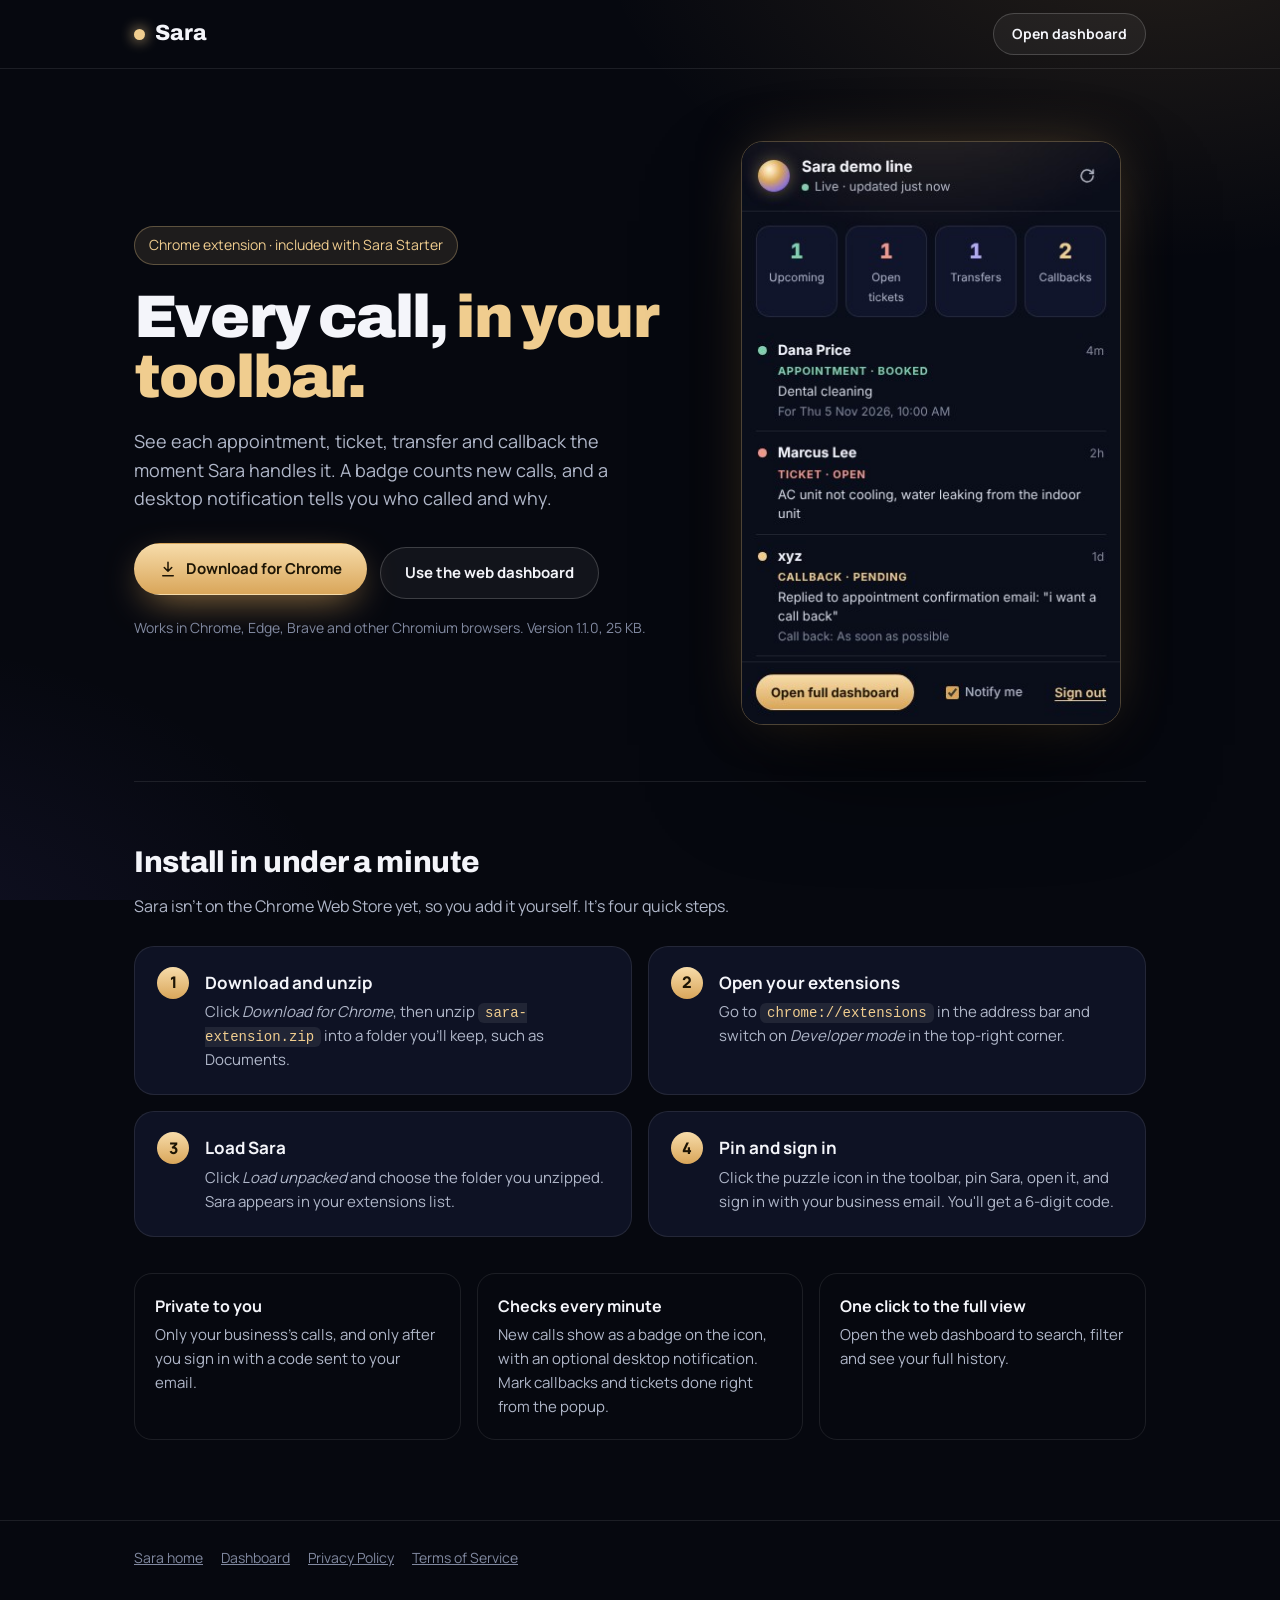
<file: extension.html>
<!DOCTYPE html>
<html lang="en">
<head>
<meta charset="UTF-8">
<meta name="viewport" content="width=device-width, initial-scale=1.0">
<title>Sara Chrome Extension</title>
<meta name="description" content="Install the Sara Chrome extension to see every appointment, ticket, transfer and callback your AI receptionist handles, live in your browser toolbar.">
<meta name="theme-color" content="#06080f">
<link rel="icon" href="data:image/svg+xml,%3Csvg xmlns='http://www.w3.org/2000/svg' viewBox='0 0 32 32'%3E%3Crect width='32' height='32' rx='8' fill='%2306080f'/%3E%3Ccircle cx='16' cy='16' r='6' fill='%23f0cd8f'/%3E%3C/svg%3E">
<link rel="preconnect" href="https://fonts.googleapis.com">
<link rel="preconnect" href="https://fonts.gstatic.com" crossorigin>
<link href="https://fonts.googleapis.com/css2?family=Archivo:wght@800;900&family=Manrope:wght@400;500;600;700&display=swap" rel="stylesheet">
<style>
  :root { --bg: #06080f; --card: #0e1224; --line: rgba(255,255,255,0.09); --line-strong: rgba(255,255,255,0.18); --gold: #f0cd8f; --gold-deep: #d9a65a; --text: #f4f5fa; --muted: #b0b7c9; --dim: #8189a0; --display: 'Archivo', 'Manrope', system-ui, sans-serif; }
  * { margin: 0; padding: 0; box-sizing: border-box; }
  body { font-family: 'Manrope', system-ui, sans-serif; background: var(--bg); color: var(--text); -webkit-font-smoothing: antialiased; line-height: 1.6;
    background-image: radial-gradient(800px 500px at 90% -10%, rgba(217,166,90,0.14), transparent 70%), radial-gradient(700px 500px at -10% 110%, rgba(108,92,214,0.12), transparent 70%); background-attachment: fixed; }
  a { color: inherit; }
  .wrap { max-width: 1060px; margin: 0 auto; padding: 0 24px; }
  .bar { border-bottom: 1px solid var(--line); }
  .bar .wrap { display: flex; align-items: center; justify-content: space-between; height: 68px; }
  .brand { display: flex; align-items: center; font-family: var(--display); font-weight: 800; font-size: 22px; text-decoration: none; }
  .brand i { width: 11px; height: 11px; border-radius: 50%; background: var(--gold); margin-right: 10px; box-shadow: 0 0 14px var(--gold); }
  .btn { display: inline-flex; align-items: center; justify-content: center; padding: 13px 24px; border-radius: 999px; font-weight: 700; font-size: 15px; text-decoration: none; border: 1px solid var(--line-strong); background: rgba(255,255,255,0.05); transition: border-color .2s ease, color .2s ease; }
  .btn:hover { border-color: var(--gold); color: var(--gold); }
  .btn.gold { background: linear-gradient(180deg, #f7dcaa, var(--gold-deep)); color: #1d1505; border-color: transparent; box-shadow: 0 12px 38px -12px rgba(217,166,90,0.85); }
  .btn.gold:hover { color: #1d1505; }
  .btn svg { width: 18px; height: 18px; margin-right: 9px; }
  .btn.small { padding: 9px 18px; font-size: 14px; }
  .hero { display: grid; grid-template-columns: 1.1fr 0.9fr; gap: 56px; align-items: center; padding: 72px 0 56px; }
  .kicker { display: inline-flex; align-items: center; font-size: 14px; color: var(--gold); padding: 7px 14px; border-radius: 999px; background: rgba(240,205,143,0.1); border: 1px solid rgba(240,205,143,0.3); margin-bottom: 22px; }
  h1 { font-family: var(--display); font-weight: 900; font-size: clamp(38px, 5.4vw, 60px); line-height: 1; letter-spacing: -0.03em; }
  h1 span { color: var(--gold); }
  .lede { color: var(--muted); font-size: 18px; margin: 20px 0 30px; max-width: 34rem; }
  .actions .btn { margin: 0 10px 10px 0; }
  .note { color: var(--dim); font-size: 14px; margin-top: 8px; }
  .shot { justify-self: center; border-radius: 22px; overflow: hidden; border: 1px solid rgba(240,205,143,0.3); box-shadow: 0 50px 120px -30px rgba(0,0,0,0.9), 0 0 60px -20px rgba(217,166,90,0.5); max-width: 380px; width: 100%; }
  .shot img { display: block; width: 100%; height: auto; }
  section.steps { padding: 30px 0 80px; border-top: 1px solid var(--line); }
  h2 { font-family: var(--display); font-weight: 800; font-size: 30px; letter-spacing: -0.015em; margin: 26px 0 8px; }
  .sub { color: var(--muted); margin-bottom: 26px; }
  ol { list-style: none; counter-reset: s; display: grid; grid-template-columns: repeat(2, minmax(0, 1fr)); gap: 16px; }
  ol li { counter-increment: s; position: relative; padding: 22px 22px 22px 70px; border-radius: 20px; background: var(--card); border: 1px solid var(--line); }
  ol li::before { content: counter(s); position: absolute; left: 22px; top: 20px; width: 32px; height: 32px; border-radius: 50%; display: grid; place-items: center; font-weight: 800; color: #1d1505; background: linear-gradient(180deg, #f7dcaa, var(--gold-deep)); }
  ol b { display: block; font-size: 17px; }
  ol p { color: var(--muted); font-size: 15px; margin-top: 4px; }
  code { font-family: ui-monospace, Consolas, monospace; font-size: 14px; padding: 2px 7px; border-radius: 6px; background: rgba(255,255,255,0.08); color: var(--gold); }
  .feats { display: grid; grid-template-columns: repeat(3, minmax(0, 1fr)); gap: 16px; margin-top: 36px; }
  .feat { padding: 20px; border-radius: 18px; border: 1px solid var(--line); }
  .feat b { display: block; }
  .feat p { color: var(--muted); font-size: 15px; margin-top: 4px; }
  footer { border-top: 1px solid var(--line); padding: 26px 0 40px; color: var(--dim); font-size: 14px; }
  footer a { margin-right: 18px; }
  @media (max-width: 860px) { .hero { grid-template-columns: 1fr; padding-top: 48px; } ol, .feats { grid-template-columns: 1fr; } }
  @media (max-width: 640px) { .wrap { padding: 0 16px; } .actions .btn { width: 100%; margin-right: 0; } }
</style>
</head>
<body>
<header class="bar"><div class="wrap">
  <a class="brand" href="./"><i></i>Sara</a>
  <a class="btn small" href="dashboard.html">Open dashboard</a>
</div></header>

<main class="wrap">
  <div class="hero">
    <div>
      <span class="kicker">Chrome extension · included with Sara Starter</span>
      <h1>Every call, <span>in your toolbar.</span></h1>
      <p class="lead lede">See each appointment, ticket, transfer and callback the moment Sara handles it. A badge counts new calls, and a desktop notification tells you who called and why.</p>
      <div class="actions">
        <a class="btn gold" href="sara-extension.zip" download>
          <svg viewBox="0 0 24 24" fill="none" stroke="currentColor" stroke-width="2" stroke-linecap="round" stroke-linejoin="round" aria-hidden="true"><path d="M12 3v12M7 10l5 5 5-5M5 21h14"/></svg>Download for Chrome</a>
        <a class="btn" href="dashboard.html">Use the web dashboard</a>
      </div>
      <p class="note">Works in Chrome, Edge, Brave and other Chromium browsers. Version 1.1.0, 25 KB.</p>
    </div>
    <div class="shot"><img src="extension-preview.jpg" width="380" height="585" alt="The Sara extension showing upcoming appointments, open tickets, transfers and callbacks, with a live list of recent calls"></div>
  </div>

  <section class="steps">
    <h2>Install in under a minute</h2>
    <p class="sub">Sara isn't on the Chrome Web Store yet, so you add it yourself. It's four quick steps.</p>
    <ol>
      <li><b>Download and unzip</b><p>Click <em>Download for Chrome</em>, then unzip <code>sara-extension.zip</code> into a folder you'll keep, such as Documents.</p></li>
      <li><b>Open your extensions</b><p>Go to <code>chrome://extensions</code> in the address bar and switch on <em>Developer mode</em> in the top-right corner.</p></li>
      <li><b>Load Sara</b><p>Click <em>Load unpacked</em> and choose the folder you unzipped. Sara appears in your extensions list.</p></li>
      <li><b>Pin and sign in</b><p>Click the puzzle icon in the toolbar, pin Sara, open it, and sign in with your business email. You'll get a 6-digit code.</p></li>
    </ol>
    <div class="feats">
      <div class="feat"><b>Private to you</b><p>Only your business's calls, and only after you sign in with a code sent to your email.</p></div>
      <div class="feat"><b>Checks every minute</b><p>New calls show as a badge on the icon, with an optional desktop notification. Mark callbacks and tickets done right from the popup.</p></div>
      <div class="feat"><b>One click to the full view</b><p>Open the web dashboard to search, filter and see your full history.</p></div>
    </div>
  </section>
</main>

<footer><div class="wrap"><a href="./">Sara home</a><a href="dashboard.html">Dashboard</a><a href="privacy.html">Privacy Policy</a><a href="terms.html">Terms of Service</a></div></footer>
</body>
</html>
</file>
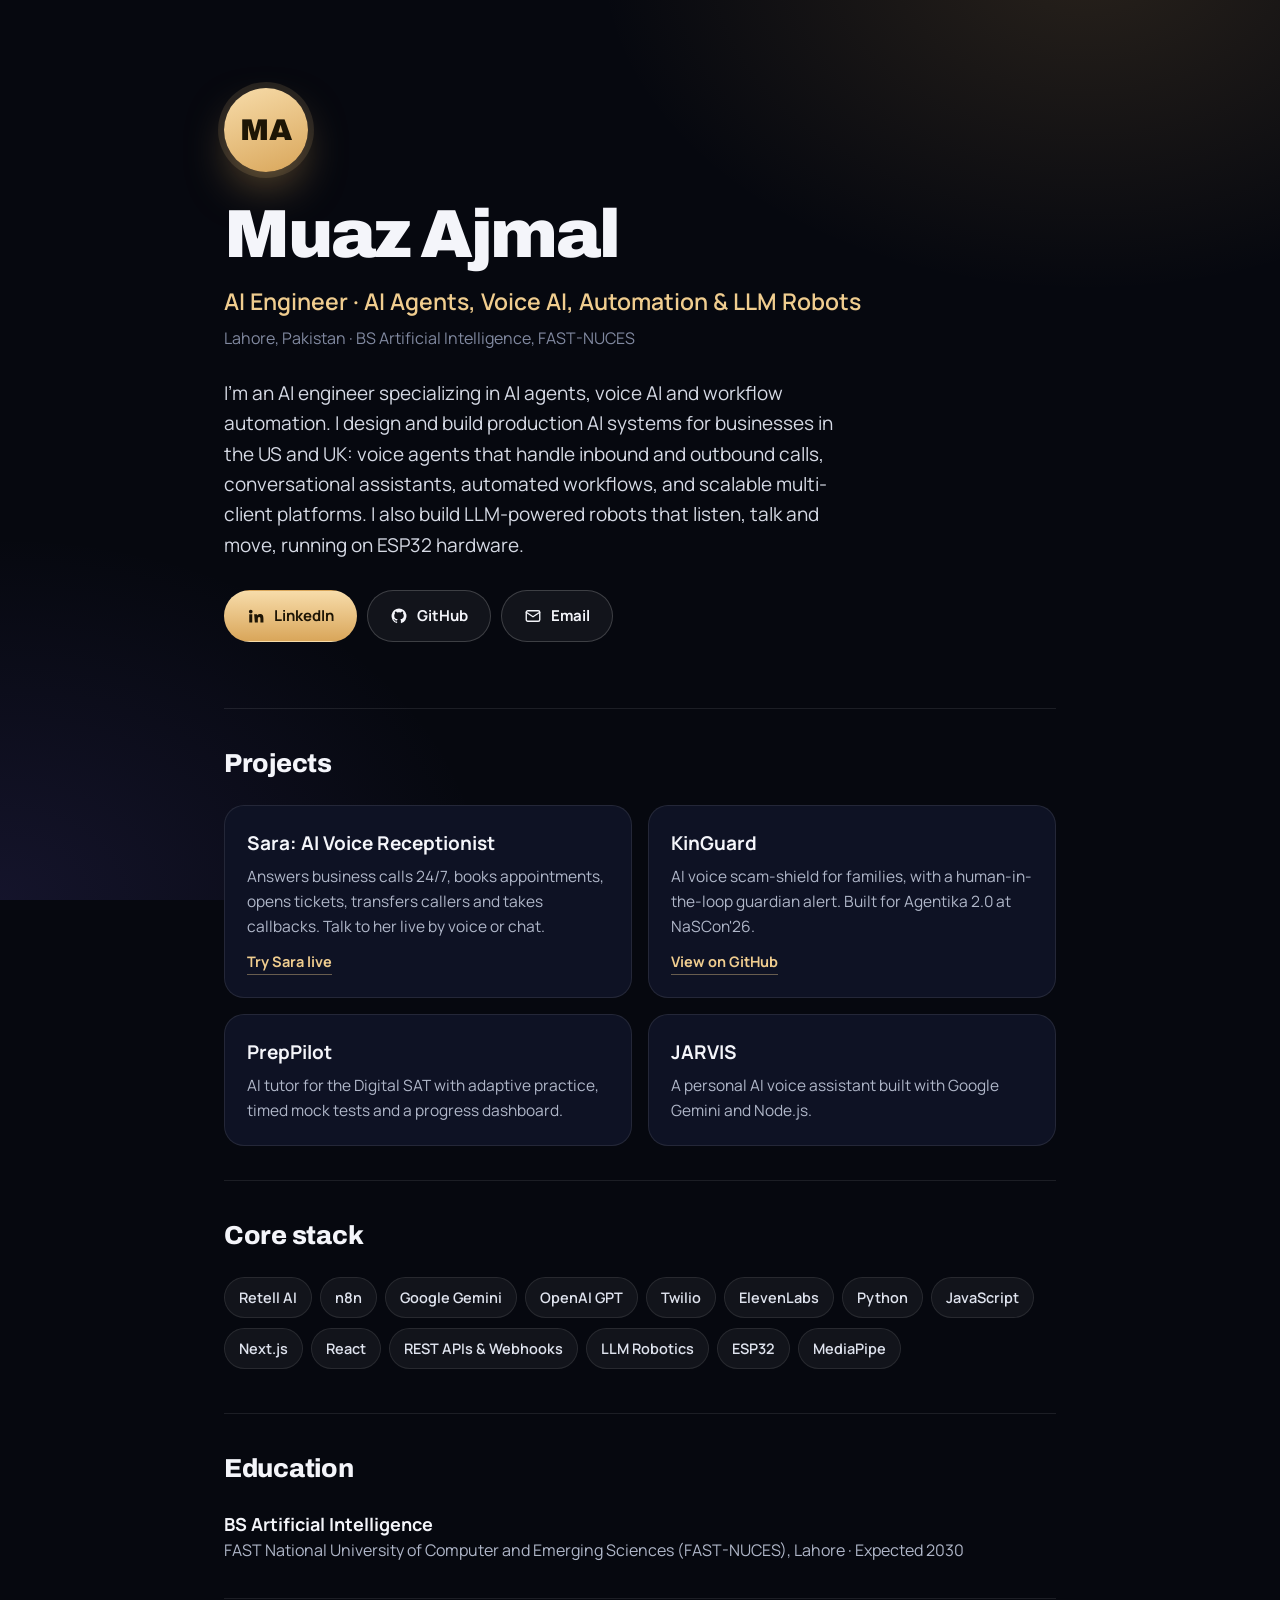
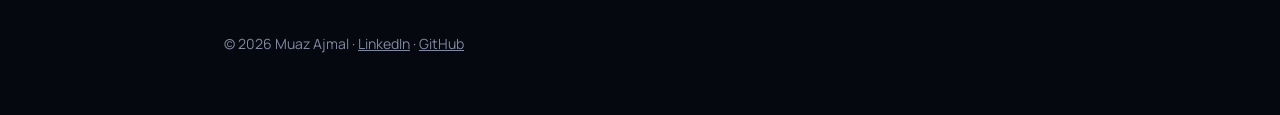
<file: muaz-ajmal.html>
<!DOCTYPE html>
<html lang="en">
<head>
<meta charset="UTF-8">
<meta name="viewport" content="width=device-width, initial-scale=1.0">
<title>Muaz Ajmal — AI Engineer | AI Agents, Voice AI &amp; LLM Robotics</title>
<meta name="description" content="Muaz Ajmal is an AI engineer specializing in AI agents, voice AI, workflow automation and LLM-powered robots. He builds production AI systems for businesses in the US and UK, including Sara, an AI voice receptionist.">
<link rel="canonical" href="https://voice-receptionist-puce.vercel.app/muaz-ajmal.html">
<meta property="og:type" content="profile">
<meta property="og:title" content="Muaz Ajmal — AI Engineer">
<meta property="og:description" content="AI engineer specializing in AI agents, voice AI, automation and LLM-powered robots. Builder of Sara, an AI voice receptionist.">
<meta property="og:url" content="https://voice-receptionist-puce.vercel.app/muaz-ajmal.html">
<meta property="og:image" content="https://voice-receptionist-puce.vercel.app/og-image.jpg">
<meta name="twitter:card" content="summary_large_image">
<meta name="theme-color" content="#06080f">
<link rel="me" href="https://www.linkedin.com/in/muaz-ajmal-54318b419">
<link rel="me" href="https://github.com/muazajmal">
<link rel="icon" href="data:image/svg+xml,%3Csvg xmlns='http://www.w3.org/2000/svg' viewBox='0 0 32 32'%3E%3Crect width='32' height='32' rx='8' fill='%2306080f'/%3E%3Ctext x='16' y='22' font-family='Arial' font-size='15' font-weight='700' fill='%23f0cd8f' text-anchor='middle'%3EMA%3C/text%3E%3C/svg%3E">
<link rel="preconnect" href="https://fonts.googleapis.com">
<link rel="preconnect" href="https://fonts.gstatic.com" crossorigin>
<link href="https://fonts.googleapis.com/css2?family=Archivo:wght@800;900&family=Manrope:wght@400;500;600;700&display=swap" rel="stylesheet">
<script type="application/ld+json">
{
  "@context": "https://schema.org",
  "@type": "ProfilePage",
  "mainEntity": {
    "@type": "Person",
    "name": "Muaz Ajmal",
    "alternateName": ["Muhammad Muaz Ajmal", "Muaz Ajmal Sheikh"],
    "jobTitle": "AI Engineer",
    "description": "AI engineer specializing in AI agents, voice AI, workflow automation and LLM-powered robots, building production AI systems for businesses in the US and UK.",
    "url": "https://voice-receptionist-puce.vercel.app/muaz-ajmal.html",
    "email": "mailto:muazajmal112@gmail.com",
    "address": { "@type": "PostalAddress", "addressLocality": "Lahore", "addressCountry": "PK" },
    "affiliation": { "@type": "CollegeOrUniversity", "name": "FAST National University of Computer and Emerging Sciences (FAST-NUCES)" },
    "knowsAbout": ["Artificial Intelligence", "AI Agents", "Voice AI", "Conversational AI", "Workflow Automation", "LLM-powered robotics", "Robotics", "n8n", "Retell AI", "Google Gemini", "Twilio", "ElevenLabs", "Python", "JavaScript", "ESP32 robotics"],
    "sameAs": [
      "https://www.linkedin.com/in/muaz-ajmal-54318b419",
      "https://github.com/muazajmal"
    ]
  }
}
</script>
<style>
  :root {
    --bg: #06080f; --card: #0e1224; --line: rgba(255,255,255,0.09); --line-strong: rgba(255,255,255,0.18);
    --gold: #f0cd8f; --gold-deep: #d9a65a; --text: #f4f5fa; --muted: #b0b7c9; --dim: #8189a0;
    --display: 'Archivo', 'Manrope', system-ui, sans-serif;
  }
  * { margin: 0; padding: 0; box-sizing: border-box; }
  body { font-family: 'Manrope', system-ui, sans-serif; background: var(--bg); color: var(--text); -webkit-font-smoothing: antialiased; line-height: 1.6;
    background-image: radial-gradient(700px 480px at 85% -5%, rgba(217,166,90,0.16), transparent 70%), radial-gradient(700px 520px at 0% 100%, rgba(108,92,214,0.14), transparent 70%); background-attachment: fixed; }
  a { color: inherit; }
  .wrap { max-width: 880px; margin: 0 auto; padding: 0 24px; }
  header { padding: 88px 0 56px; }
  .avatar { width: 84px; height: 84px; border-radius: 50%; display: grid; place-items: center; font-family: var(--display); font-weight: 900; font-size: 30px; color: #1d1505;
    background: linear-gradient(160deg, #f7dcaa, var(--gold-deep)); box-shadow: 0 0 0 6px rgba(240,205,143,0.12), 0 20px 50px -14px rgba(217,166,90,0.7); margin-bottom: 28px; }
  h1 { font-family: var(--display); font-weight: 900; font-size: clamp(40px, 7vw, 68px); line-height: 1.02; letter-spacing: -0.03em; }
  .role { font-size: clamp(19px, 2.6vw, 23px); color: var(--gold); font-weight: 600; margin-top: 14px; }
  .where { color: var(--dim); font-size: 16px; margin-top: 6px; }
  .lede { font-size: 19px; color: #d6dae5; max-width: 40rem; margin-top: 26px; }
  .links { display: flex; flex-wrap: wrap; margin-top: 30px; }
  .btn { display: inline-flex; align-items: center; padding: 13px 22px; border-radius: 999px; font-weight: 700; font-size: 15px; text-decoration: none; margin: 0 10px 10px 0;
    border: 1px solid var(--line-strong); background: rgba(255,255,255,0.05); transition: border-color .2s ease, color .2s ease; }
  .btn:hover { border-color: var(--gold); color: var(--gold); }
  .btn svg { width: 18px; height: 18px; margin-right: 9px; }
  .btn.primary { background: linear-gradient(180deg, #f7dcaa, var(--gold-deep)); color: #1d1505; border-color: transparent; }
  .btn.primary:hover { color: #1d1505; box-shadow: 0 12px 34px -10px rgba(217,166,90,0.8); }
  section { padding: 34px 0; border-top: 1px solid var(--line); }
  h2 { font-family: var(--display); font-weight: 800; font-size: 26px; letter-spacing: -0.01em; margin-bottom: 20px; }
  .projects { display: grid; grid-template-columns: repeat(2, minmax(0, 1fr)); gap: 16px; }
  .project { padding: 22px; border-radius: 20px; background: var(--card); border: 1px solid var(--line); }
  .project h3 { font-size: 19px; font-weight: 700; }
  .project p { color: var(--muted); font-size: 15.5px; margin-top: 6px; }
  .project a { display: inline-block; margin-top: 12px; color: var(--gold); font-weight: 700; font-size: 14.5px; text-decoration: none; border-bottom: 1px solid rgba(240,205,143,0.4); }
  .chips { display: flex; flex-wrap: wrap; }
  .chips span { padding: 8px 14px; margin: 0 8px 10px 0; border-radius: 999px; font-size: 14.5px; font-weight: 600; color: #dfe3ee; background: rgba(255,255,255,0.05); border: 1px solid var(--line); }
  .edu b { display: block; font-size: 18px; }
  .edu span { color: var(--muted); }
  footer { padding: 34px 0 60px; border-top: 1px solid var(--line); color: var(--dim); font-size: 14px; }
  @media (max-width: 640px) { header { padding: 64px 0 40px; } .projects { grid-template-columns: 1fr; } .lede { font-size: 17.5px; } }
</style>
</head>
<body>
<div class="wrap">
  <header>
    <div class="avatar" aria-hidden="true">MA</div>
    <h1>Muaz Ajmal</h1>
    <p class="role">AI Engineer · AI Agents, Voice AI, Automation &amp; LLM Robots</p>
    <p class="where">Lahore, Pakistan · BS Artificial Intelligence, FAST-NUCES</p>
    <p class="lede">I'm an AI engineer specializing in AI agents, voice AI and workflow automation. I design and build production AI systems for businesses in the US and UK: voice agents that handle inbound and outbound calls, conversational assistants, automated workflows, and scalable multi-client platforms. I also build LLM-powered robots that listen, talk and move, running on ESP32 hardware.</p>
    <div class="links">
      <a class="btn primary" href="https://www.linkedin.com/in/muaz-ajmal-54318b419" rel="me noopener" target="_blank">
        <svg viewBox="0 0 24 24" fill="currentColor" aria-hidden="true"><path d="M4.98 3.5a2.5 2.5 0 1 1 0 5 2.5 2.5 0 0 1 0-5zM3 9.75h4v11H3zM9.5 9.75h3.8v1.5h.06c.53-1 1.83-2.05 3.77-2.05 4.03 0 4.77 2.65 4.77 6.1v5.45h-4v-4.83c0-1.15-.02-2.63-1.6-2.63-1.6 0-1.85 1.25-1.85 2.55v4.91h-4z"/></svg>LinkedIn</a>
      <a class="btn" href="https://github.com/muazajmal" rel="me noopener" target="_blank">
        <svg viewBox="0 0 24 24" fill="currentColor" aria-hidden="true"><path d="M12 2a10 10 0 0 0-3.16 19.49c.5.09.68-.22.68-.48v-1.7c-2.78.6-3.37-1.34-3.37-1.34-.46-1.16-1.11-1.47-1.11-1.47-.91-.62.07-.6.07-.6 1 .07 1.53 1.03 1.53 1.03.9 1.52 2.34 1.08 2.91.83.09-.65.35-1.08.63-1.33-2.22-.25-4.55-1.11-4.55-4.94 0-1.09.39-1.98 1.03-2.68-.1-.25-.45-1.27.1-2.65 0 0 .84-.27 2.75 1.02a9.6 9.6 0 0 1 5 0c1.91-1.29 2.75-1.02 2.75-1.02.55 1.38.2 2.4.1 2.65.64.7 1.03 1.59 1.03 2.68 0 3.84-2.34 4.68-4.57 4.93.36.31.68.92.68 1.85v2.74c0 .27.18.58.69.48A10 10 0 0 0 12 2z"/></svg>GitHub</a>
      <a class="btn" href="mailto:muazajmal112@gmail.com">
        <svg viewBox="0 0 24 24" fill="none" stroke="currentColor" stroke-width="1.8" stroke-linecap="round" stroke-linejoin="round" aria-hidden="true"><rect x="3" y="5" width="18" height="14" rx="2"/><path d="M3 7l9 6 9-6"/></svg>Email</a>
    </div>
  </header>

  <section>
    <h2>Projects</h2>
    <div class="projects">
      <div class="project">
        <h3>Sara: AI Voice Receptionist</h3>
        <p>Answers business calls 24/7, books appointments, opens tickets, transfers callers and takes callbacks. Talk to her live by voice or chat.</p>
        <a href="https://voice-receptionist-puce.vercel.app/">Try Sara live</a>
      </div>
      <div class="project">
        <h3>KinGuard</h3>
        <p>AI voice scam-shield for families, with a human-in-the-loop guardian alert. Built for Agentika 2.0 at NaSCon'26.</p>
        <a href="https://github.com/muazajmal/kinguard">View on GitHub</a>
      </div>
      <div class="project">
        <h3>PrepPilot</h3>
        <p>AI tutor for the Digital SAT with adaptive practice, timed mock tests and a progress dashboard.</p>
      </div>
      <div class="project">
        <h3>JARVIS</h3>
        <p>A personal AI voice assistant built with Google Gemini and Node.js.</p>
      </div>
    </div>
  </section>

  <section>
    <h2>Core stack</h2>
    <div class="chips">
      <span>Retell AI</span><span>n8n</span><span>Google Gemini</span><span>OpenAI GPT</span><span>Twilio</span><span>ElevenLabs</span>
      <span>Python</span><span>JavaScript</span><span>Next.js</span><span>React</span><span>REST APIs &amp; Webhooks</span><span>LLM Robotics</span><span>ESP32</span><span>MediaPipe</span>
    </div>
  </section>

  <section class="edu">
    <h2>Education</h2>
    <b>BS Artificial Intelligence</b>
    <span>FAST National University of Computer and Emerging Sciences (FAST-NUCES), Lahore · Expected 2030</span>
  </section>

  <footer>© 2026 Muaz Ajmal · <a href="https://www.linkedin.com/in/muaz-ajmal-54318b419" rel="me">LinkedIn</a> · <a href="https://github.com/muazajmal" rel="me">GitHub</a></footer>
</div>
</body>
</html>
</file>
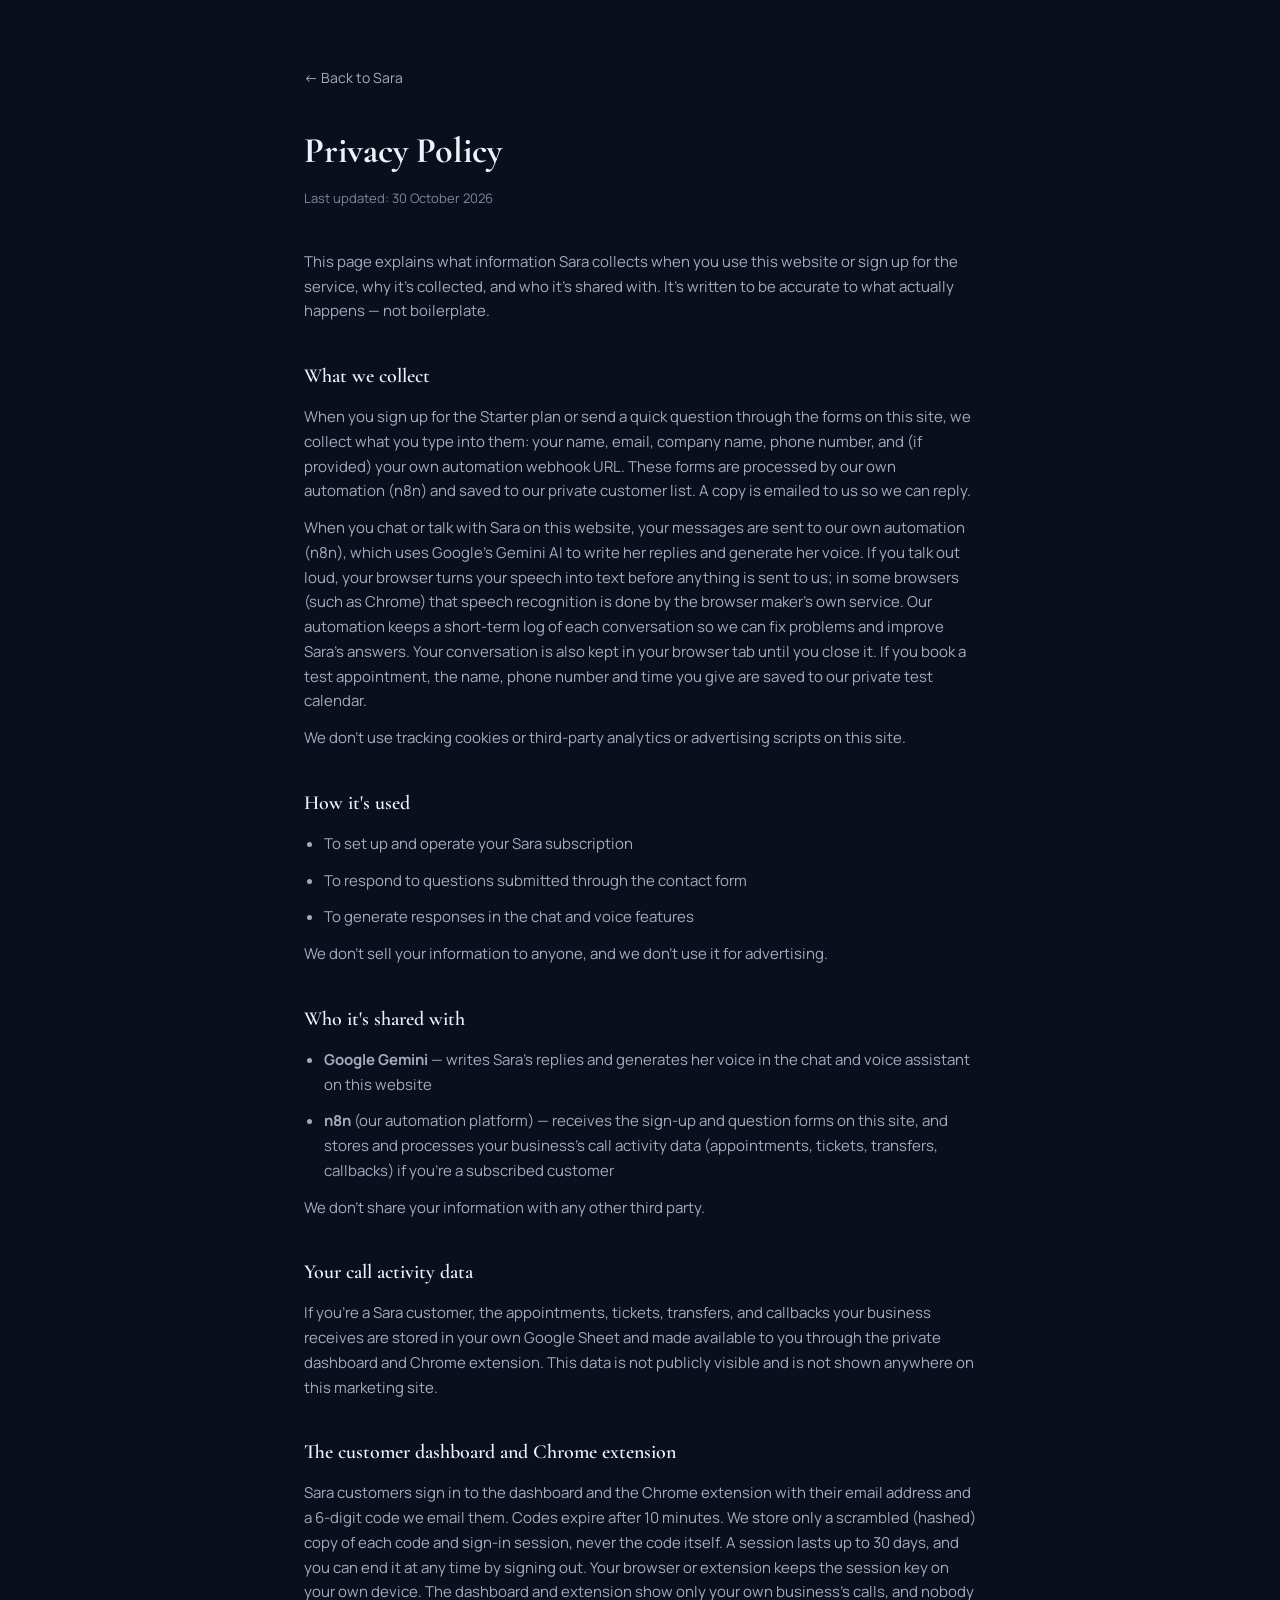
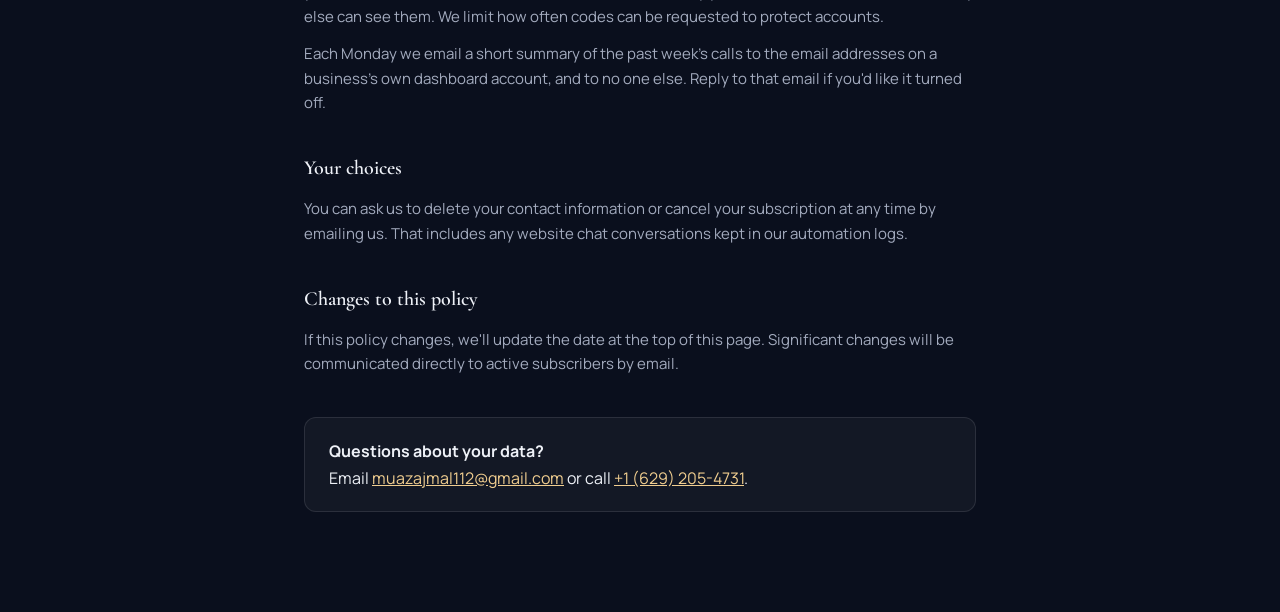
<file: privacy.html>
<!DOCTYPE html>
<html lang="en">
<head>
<meta charset="UTF-8">
<meta name="viewport" content="width=device-width, initial-scale=1.0">
<title>Privacy Policy — Sara</title>
<meta name="description" content="What Sara collects, why, and who it's shared with.">
<link rel="preconnect" href="https://fonts.googleapis.com">
<link rel="preconnect" href="https://fonts.gstatic.com" crossorigin>
<link href="https://fonts.googleapis.com/css2?family=Cormorant+Garamond:wght@500;600&family=Manrope:wght@400;500;600&display=swap" rel="stylesheet">
<link rel="icon" href="data:image/svg+xml,%3Csvg xmlns='http://www.w3.org/2000/svg' viewBox='0 0 32 32'%3E%3Crect width='32' height='32' rx='7' fill='%230a0f1d'/%3E%3Ctext x='16' y='23' font-family='Georgia,serif' font-size='19' font-weight='700' fill='%23f0cd8f' text-anchor='middle'%3ES%3C/text%3E%3C/svg%3E">
<style>
  :root {
    --ink: #eef1f7; --paper: #0a0f1d; --paper-2: rgba(255,255,255,0.04);
    --brass: #f0cd8f; --slate: #7d869c; --slate-dark: #a3abbe; --line: rgba(255,255,255,0.1);
  }
  * { margin: 0; padding: 0; box-sizing: border-box; }
  body { font-family: 'Manrope', system-ui, sans-serif; background: var(--paper); color: var(--ink); line-height: 1.65; }
  .wrap { max-width: 720px; margin: 0 auto; padding: 64px 24px 100px; }
  a { color: var(--brass); }
  .back { display:inline-block; margin-bottom: 32px; font-size: 14px; color: var(--slate-dark); text-decoration:none; }
  .back:hover { color: var(--ink); }
  h1 { font-family: 'Cormorant Garamond', Georgia, serif; font-size: 36px; font-weight: 700; margin-bottom: 8px; }
  .updated { color: var(--slate); font-size: 13px; margin-bottom: 40px; }
  h2 { font-family: 'Cormorant Garamond', Georgia, serif; font-size: 20px; font-weight: 600; margin: 36px 0 12px; }
  p, li { font-size: 15px; color: var(--slate-dark); margin-bottom: 12px; }
  ul { padding-left: 20px; margin-bottom: 12px; }
  .contact-box {
    background: var(--paper-2); border: 1px solid var(--line); border-radius: 12px;
    padding: 20px 24px; margin-top: 40px;
  }
</style>
</head>
<body>
<div class="wrap">
  <a class="back" href="index.html">← Back to Sara</a>
  <h1>Privacy Policy</h1>
  <p class="updated">Last updated: 30 October 2026</p>

  <p>This page explains what information Sara collects when you use this website or sign up for the service, why it's collected, and who it's shared with. It's written to be accurate to what actually happens — not boilerplate.</p>

  <h2>What we collect</h2>
  <p>When you sign up for the Starter plan or send a quick question through the forms on this site, we collect what you type into them: your name, email, company name, phone number, and (if provided) your own automation webhook URL. These forms are processed by our own automation (n8n) and saved to our private customer list. A copy is emailed to us so we can reply.</p>
  <p>When you chat or talk with Sara on this website, your messages are sent to our own automation (n8n), which uses Google's Gemini AI to write her replies and generate her voice. If you talk out loud, your browser turns your speech into text before anything is sent to us; in some browsers (such as Chrome) that speech recognition is done by the browser maker's own service. Our automation keeps a short-term log of each conversation so we can fix problems and improve Sara's answers. Your conversation is also kept in your browser tab until you close it. If you book a test appointment, the name, phone number and time you give are saved to our private test calendar.</p>
  <p>We don't use tracking cookies or third-party analytics or advertising scripts on this site.</p>

  <h2>How it's used</h2>
  <ul>
    <li>To set up and operate your Sara subscription</li>
    <li>To respond to questions submitted through the contact form</li>
    <li>To generate responses in the chat and voice features</li>
  </ul>
  <p>We don't sell your information to anyone, and we don't use it for advertising.</p>

  <h2>Who it's shared with</h2>
  <ul>
    <li><strong>Google Gemini</strong> — writes Sara's replies and generates her voice in the chat and voice assistant on this website</li>
    <li><strong>n8n</strong> (our automation platform) — receives the sign-up and question forms on this site, and stores and processes your business's call activity data (appointments, tickets, transfers, callbacks) if you're a subscribed customer</li>
  </ul>
  <p>We don't share your information with any other third party.</p>

  <h2>Your call activity data</h2>
  <p>If you're a Sara customer, the appointments, tickets, transfers, and callbacks your business receives are stored in your own Google Sheet and made available to you through the private dashboard and Chrome extension. This data is not publicly visible and is not shown anywhere on this marketing site.</p>

  <h2>The customer dashboard and Chrome extension</h2>
  <p>Sara customers sign in to the dashboard and the Chrome extension with their email address and a 6-digit code we email them. Codes expire after 10 minutes. We store only a scrambled (hashed) copy of each code and sign-in session, never the code itself. A session lasts up to 30 days, and you can end it at any time by signing out. Your browser or extension keeps the session key on your own device. The dashboard and extension show only your own business's calls, and nobody else can see them. We limit how often codes can be requested to protect accounts.</p>
  <p>Each Monday we email a short summary of the past week's calls to the email addresses on a business's own dashboard account, and to no one else. Reply to that email if you'd like it turned off.</p>

  <h2>Your choices</h2>
  <p>You can ask us to delete your contact information or cancel your subscription at any time by emailing us. That includes any website chat conversations kept in our automation logs.</p>

  <h2>Changes to this policy</h2>
  <p>If this policy changes, we'll update the date at the top of this page. Significant changes will be communicated directly to active subscribers by email.</p>

  <div class="contact-box">
    <strong>Questions about your data?</strong><br>
    Email <a href="mailto:muazajmal112@gmail.com">muazajmal112@gmail.com</a> or call <a href="tel:+16292054731">+1 (629) 205-4731</a>.
  </div>
</div>
</body>
</html>
</file>
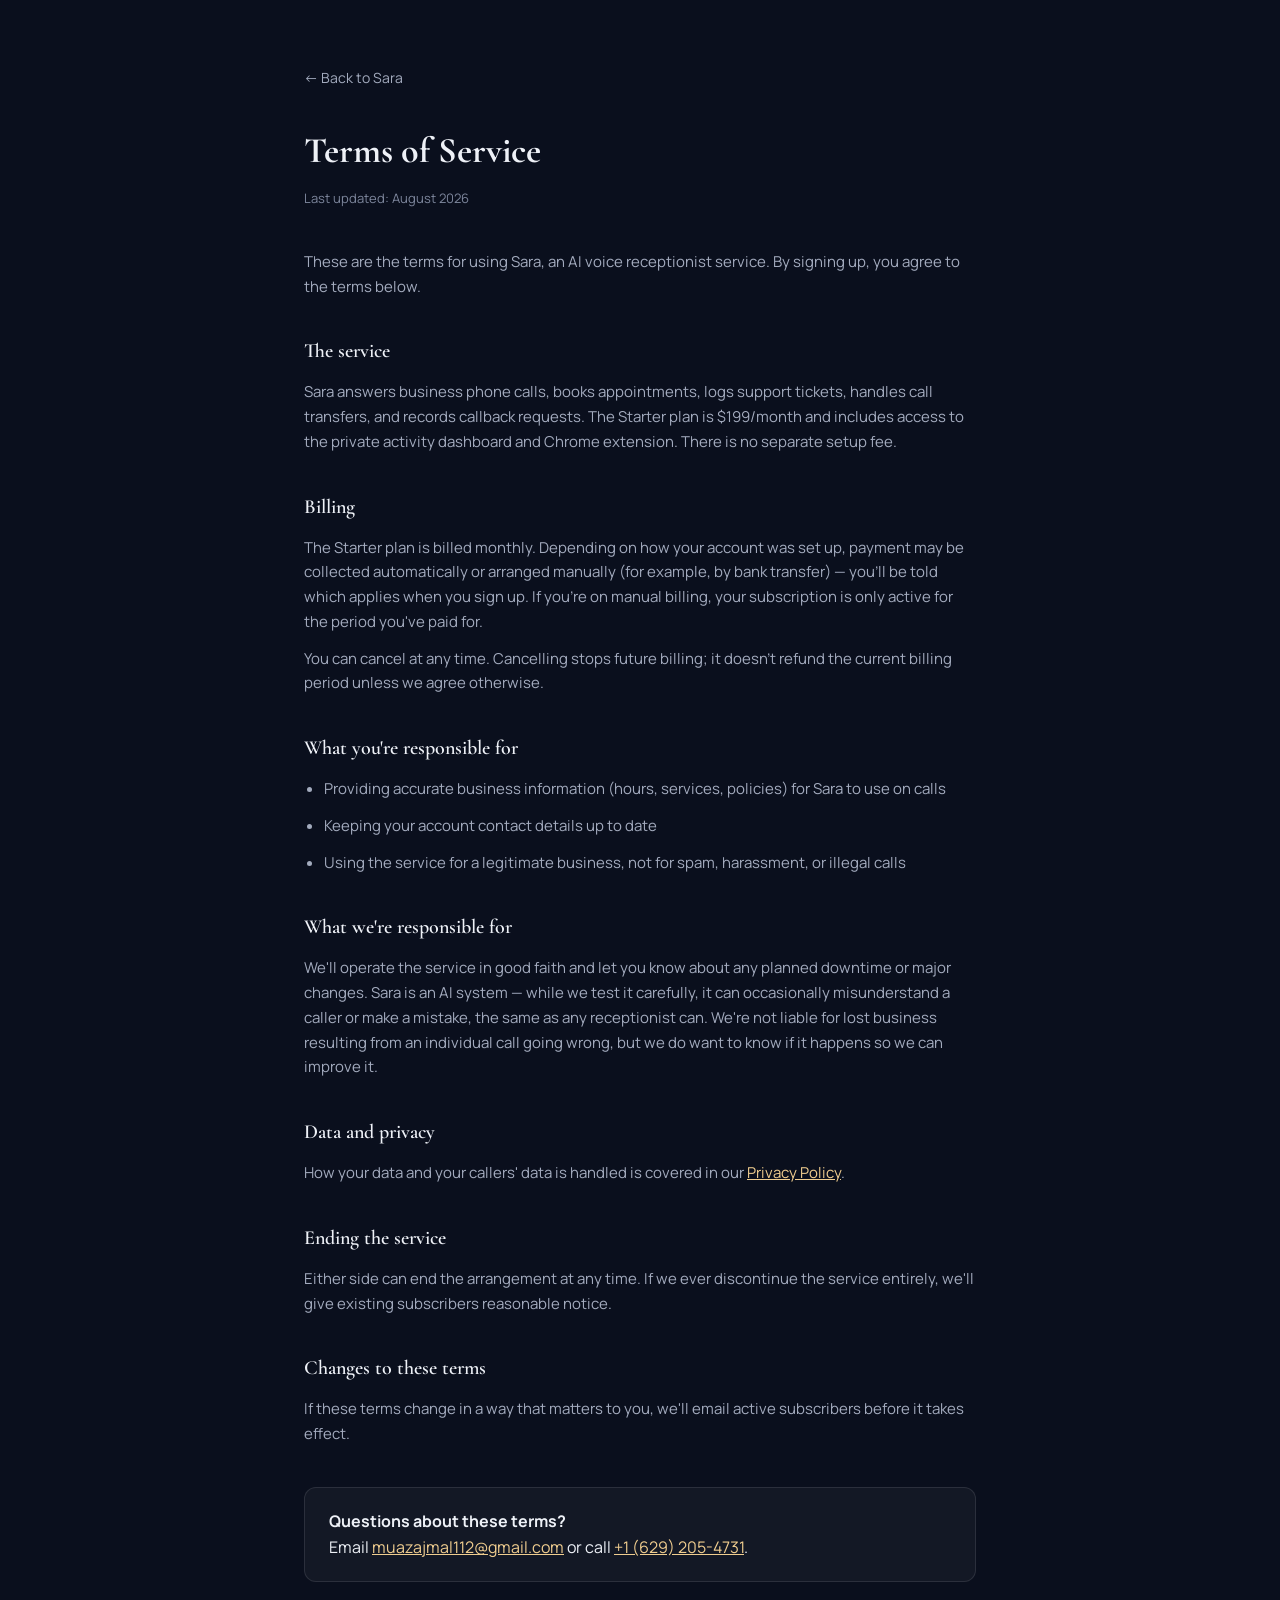
<file: terms.html>
<!DOCTYPE html>
<html lang="en">
<head>
<meta charset="UTF-8">
<meta name="viewport" content="width=device-width, initial-scale=1.0">
<title>Terms of Service — Sara</title>
<meta name="description" content="The terms for using Sara's voice receptionist service.">
<link rel="preconnect" href="https://fonts.googleapis.com">
<link rel="preconnect" href="https://fonts.gstatic.com" crossorigin>
<link href="https://fonts.googleapis.com/css2?family=Cormorant+Garamond:wght@500;600&family=Manrope:wght@400;500;600&display=swap" rel="stylesheet">
<link rel="icon" href="data:image/svg+xml,%3Csvg xmlns='http://www.w3.org/2000/svg' viewBox='0 0 32 32'%3E%3Crect width='32' height='32' rx='7' fill='%230a0f1d'/%3E%3Ctext x='16' y='23' font-family='Georgia,serif' font-size='19' font-weight='700' fill='%23f0cd8f' text-anchor='middle'%3ES%3C/text%3E%3C/svg%3E">
<style>
  :root {
    --ink: #eef1f7; --paper: #0a0f1d; --paper-2: rgba(255,255,255,0.04);
    --brass: #f0cd8f; --slate: #7d869c; --slate-dark: #a3abbe; --line: rgba(255,255,255,0.1);
  }
  * { margin: 0; padding: 0; box-sizing: border-box; }
  body { font-family: 'Manrope', system-ui, sans-serif; background: var(--paper); color: var(--ink); line-height: 1.65; }
  .wrap { max-width: 720px; margin: 0 auto; padding: 64px 24px 100px; }
  a { color: var(--brass); }
  .back { display:inline-block; margin-bottom: 32px; font-size: 14px; color: var(--slate-dark); text-decoration:none; }
  .back:hover { color: var(--ink); }
  h1 { font-family: 'Cormorant Garamond', Georgia, serif; font-size: 36px; font-weight: 700; margin-bottom: 8px; }
  .updated { color: var(--slate); font-size: 13px; margin-bottom: 40px; }
  h2 { font-family: 'Cormorant Garamond', Georgia, serif; font-size: 20px; font-weight: 600; margin: 36px 0 12px; }
  p, li { font-size: 15px; color: var(--slate-dark); margin-bottom: 12px; }
  ul { padding-left: 20px; margin-bottom: 12px; }
  .contact-box {
    background: var(--paper-2); border: 1px solid var(--line); border-radius: 12px;
    padding: 20px 24px; margin-top: 40px;
  }
</style>
</head>
<body>
<div class="wrap">
  <a class="back" href="index.html">← Back to Sara</a>
  <h1>Terms of Service</h1>
  <p class="updated">Last updated: August 2026</p>

  <p>These are the terms for using Sara, an AI voice receptionist service. By signing up, you agree to the terms below.</p>

  <h2>The service</h2>
  <p>Sara answers business phone calls, books appointments, logs support tickets, handles call transfers, and records callback requests. The Starter plan is $199/month and includes access to the private activity dashboard and Chrome extension. There is no separate setup fee.</p>

  <h2>Billing</h2>
  <p>The Starter plan is billed monthly. Depending on how your account was set up, payment may be collected automatically or arranged manually (for example, by bank transfer) — you'll be told which applies when you sign up. If you're on manual billing, your subscription is only active for the period you've paid for.</p>
  <p>You can cancel at any time. Cancelling stops future billing; it doesn't refund the current billing period unless we agree otherwise.</p>

  <h2>What you're responsible for</h2>
  <ul>
    <li>Providing accurate business information (hours, services, policies) for Sara to use on calls</li>
    <li>Keeping your account contact details up to date</li>
    <li>Using the service for a legitimate business, not for spam, harassment, or illegal calls</li>
  </ul>

  <h2>What we're responsible for</h2>
  <p>We'll operate the service in good faith and let you know about any planned downtime or major changes. Sara is an AI system — while we test it carefully, it can occasionally misunderstand a caller or make a mistake, the same as any receptionist can. We're not liable for lost business resulting from an individual call going wrong, but we do want to know if it happens so we can improve it.</p>

  <h2>Data and privacy</h2>
  <p>How your data and your callers' data is handled is covered in our <a href="privacy.html">Privacy Policy</a>.</p>

  <h2>Ending the service</h2>
  <p>Either side can end the arrangement at any time. If we ever discontinue the service entirely, we'll give existing subscribers reasonable notice.</p>

  <h2>Changes to these terms</h2>
  <p>If these terms change in a way that matters to you, we'll email active subscribers before it takes effect.</p>

  <div class="contact-box">
    <strong>Questions about these terms?</strong><br>
    Email <a href="mailto:muazajmal112@gmail.com">muazajmal112@gmail.com</a> or call <a href="tel:+16292054731">+1 (629) 205-4731</a>.
  </div>
</div>
</body>
</html>
</file>
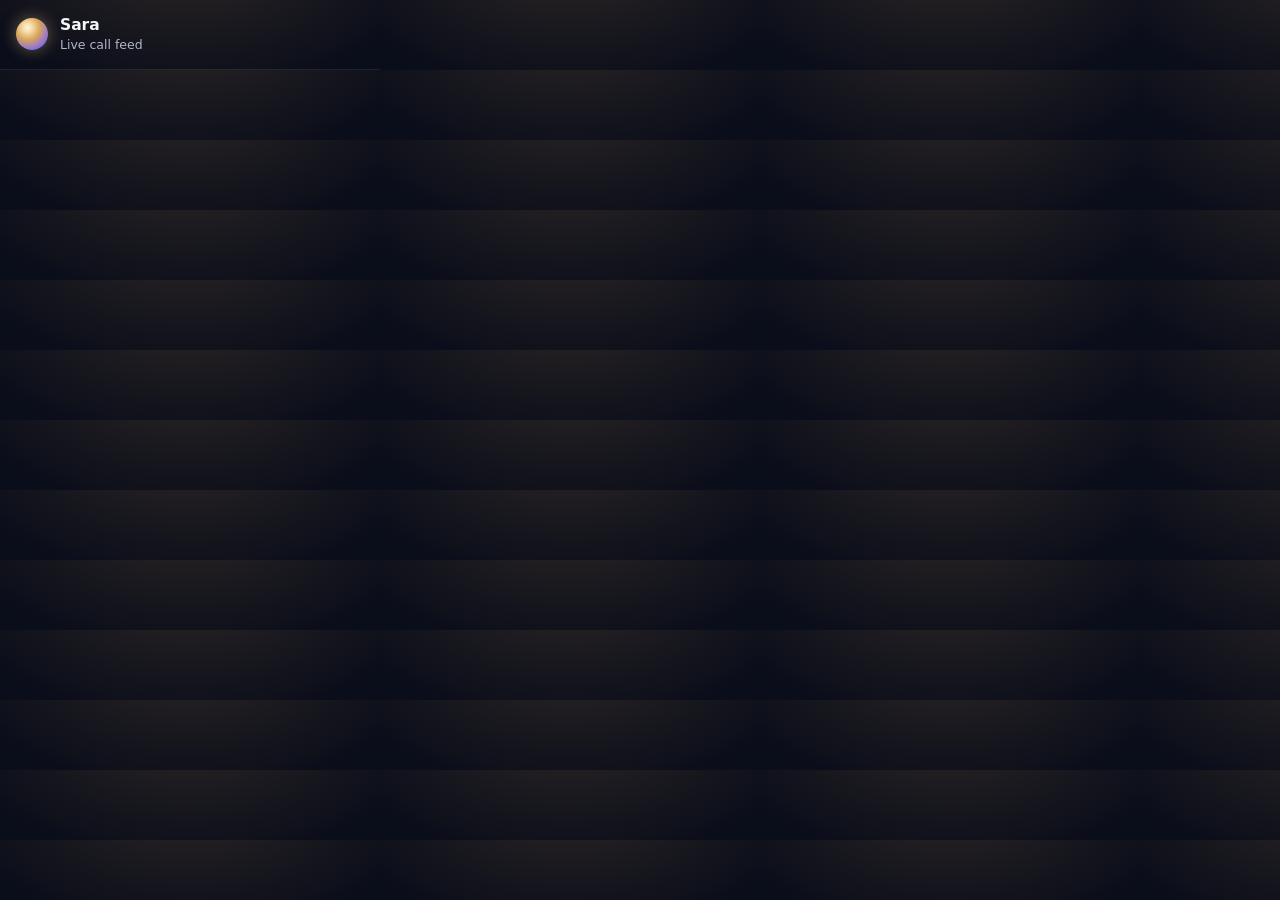
<file: extension/popup.html>
<!DOCTYPE html>
<html lang="en">
<head>
<meta charset="UTF-8">
<title>Sara</title>
<link rel="stylesheet" href="popup.css">
</head>
<body>
<header class="top">
  <span class="mini-orb" aria-hidden="true"></span>
  <div class="id"><b id="biz">Sara</b><small id="status">Live call feed</small></div>
  <button class="icon" id="refresh" type="button" title="Refresh" aria-label="Refresh" hidden>
    <svg viewBox="0 0 24 24" fill="none" stroke="currentColor" stroke-width="2" stroke-linecap="round" stroke-linejoin="round"><path d="M20 12a8 8 0 1 1-2.4-5.7L20 8.5"/><path d="M20 4v4.5h-4.5"/></svg>
  </button>
</header>

<section id="signin" hidden>
  <h1 id="si-title">Sign in</h1>
  <p class="lead" id="si-lead">Use the email your business signed up to Sara with. We'll email you a 6-digit code.</p>
  <form id="form-email" novalidate>
    <label for="si-email">Email</label>
    <input class="field" id="si-email" type="email" autocomplete="email" placeholder="you@business.com" required>
    <button class="btn gold" type="submit">Email me a code</button>
  </form>
  <form id="form-code" novalidate hidden>
    <label for="si-code">6-digit code</label>
    <input class="field code" id="si-code" type="text" inputmode="numeric" autocomplete="one-time-code" maxlength="6" placeholder="••••••" required>
    <button class="btn gold" type="submit">Sign in</button>
    <p class="links"><button class="link" type="button" id="si-back">Different email</button><button class="link" type="button" id="si-resend">New code</button></p>
  </form>
  <p class="msg" id="si-msg" role="status" aria-live="polite"></p>
</section>

<section id="feedview" hidden>
  <div class="stats">
    <div style="--k:#7fd1ad"><b id="s-upcoming">–</b><span>Upcoming</span></div>
    <div style="--k:#f0968a"><b id="s-tickets">–</b><span>Open tickets</span></div>
    <div style="--k:#b3a8f5"><b id="s-xfers">–</b><span>Transfers</span></div>
    <div style="--k:#f0cd8f"><b id="s-cbs">–</b><span>Callbacks</span></div>
  </div>
  <ul class="feed" id="feed"></ul>
  <footer class="foot">
    <a class="btn small gold" id="open-dash" href="#" target="_blank">Open full dashboard</a>
    <label class="toggle"><input type="checkbox" id="notify" checked> Notify me</label>
    <button class="link" type="button" id="signout">Sign out</button>
  </footer>
</section>

<script src="shared.js"></script>
<script src="popup.js"></script>
</body>
</html>
</file>
<file: extension/popup.css>
* { margin: 0; padding: 0; box-sizing: border-box; }
:root { --bg: #0a0d1a; --card: #10152b; --line: rgba(255,255,255,0.09); --line-strong: rgba(255,255,255,0.18); --gold: #f0cd8f; --gold-deep: #d9a65a; --text: #f4f5fa; --muted: #b0b7c9; --dim: #8189a0; }
html, body { width: 380px; }
body { font-family: 'Segoe UI', system-ui, -apple-system, Roboto, sans-serif; background: var(--bg); color: var(--text); font-size: 14px; line-height: 1.45;
  background-image: radial-gradient(360px 220px at 50% -60px, rgba(217,166,90,0.18), transparent 70%); }
[hidden] { display: none !important; }
button, input { font: inherit; }
.top { display: flex; align-items: center; padding: 14px 16px; border-bottom: 1px solid var(--line); }
.mini-orb { width: 32px; height: 32px; border-radius: 50%; margin-right: 12px; flex-shrink: 0;
  background: radial-gradient(circle at 36% 30%, #fff5e2 0%, #f6dba8 16%, var(--gold-deep) 40%, #8a6ee0 74%, #262b62 100%); box-shadow: 0 0 16px rgba(240,205,143,0.4); }
.id { flex: 1 1 auto; min-width: 0; }
.id b { display: block; font-size: 15.5px; font-weight: 700; white-space: nowrap; overflow: hidden; text-overflow: ellipsis; }
.id small { display: flex; align-items: center; color: var(--muted); font-size: 12.5px; }
.id small.live::before { content: ''; width: 7px; height: 7px; border-radius: 50%; background: #7fd1ad; margin-right: 6px; }
.icon { width: 34px; height: 34px; border-radius: 50%; display: grid; place-items: center; background: none; border: 0; color: var(--muted); cursor: pointer; }
.icon:hover { color: var(--text); background: rgba(255,255,255,0.07); }
.icon svg { width: 18px; height: 18px; }
.icon.spin svg { animation: spin .8s linear infinite; }
@keyframes spin { to { transform: rotate(360deg); } }

#signin { padding: 20px 18px 18px; }
h1 { font-size: 21px; font-weight: 800; letter-spacing: -0.01em; }
.lead { color: var(--muted); margin: 6px 0 16px; }
label { display: block; font-weight: 600; font-size: 13px; margin-bottom: 6px; }
.field { width: 100%; padding: 11px 13px; border-radius: 12px; border: 1px solid var(--line-strong); background: rgba(255,255,255,0.04); color: var(--text); font-size: 15px; }
.field:focus { outline: none; border-color: rgba(240,205,143,0.7); }
.field.code { text-align: center; letter-spacing: 0.45em; font-size: 22px; font-weight: 700; }
.btn { display: inline-flex; align-items: center; justify-content: center; padding: 11px 16px; border-radius: 999px; font-weight: 700; border: 1px solid var(--line-strong); background: rgba(255,255,255,0.05); color: var(--text); cursor: pointer; text-decoration: none; }
.btn.gold { background: linear-gradient(180deg, #f7dcaa, var(--gold-deep)); color: #1d1505; border-color: transparent; }
#signin .btn { width: 100%; margin-top: 12px; }
.btn.small { padding: 8px 14px; font-size: 13px; }
.btn[disabled] { opacity: .6; }
.links { display: flex; justify-content: space-between; margin-top: 10px; }
.link { background: none; border: 0; color: var(--gold); font-weight: 600; cursor: pointer; text-decoration: underline; text-underline-offset: 3px; font-size: 13px; }
.msg { min-height: 20px; margin-top: 10px; color: var(--muted); font-size: 13px; }
.msg.error { color: #ff9b9b; }

.stats { display: grid; grid-template-columns: repeat(4, 1fr); gap: 8px; padding: 14px 14px 6px; }
.stats div { padding: 10px 8px 9px; border-radius: 14px; background: var(--card); border: 1px solid var(--line); text-align: center; }
.stats b { display: block; font-size: 21px; font-weight: 800; color: var(--k); font-variant-numeric: tabular-nums; }
.stats span { font-size: 11.5px; color: var(--muted); }
.feed { list-style: none; max-height: 340px; overflow-y: auto; padding: 6px 14px 4px; }
.item { display: flex; padding: 11px 2px; border-bottom: 1px solid var(--line); }
.item:last-child { border-bottom: 0; }
.item.new { background: rgba(240,205,143,0.07); border-radius: 10px; padding-left: 8px; padding-right: 8px; }
.dot { width: 9px; height: 9px; border-radius: 50%; background: var(--k); margin: 6px 11px 0 0; flex-shrink: 0; }
.body { flex: 1 1 auto; min-width: 0; }
.row1 { display: flex; align-items: baseline; justify-content: space-between; }
.row1 b { font-size: 14px; white-space: nowrap; overflow: hidden; text-overflow: ellipsis; margin-right: 8px; }
.row1 time { color: var(--dim); font-size: 12px; white-space: nowrap; }
.kind { font-size: 11px; font-weight: 700; letter-spacing: 0.06em; text-transform: uppercase; color: var(--k); }
.detail { color: #d6dae5; font-size: 13px; margin-top: 2px; display: -webkit-box; -webkit-line-clamp: 2; -webkit-box-orient: vertical; overflow: hidden; }
.when { color: var(--dim); font-size: 12px; margin-top: 2px; }
.act { margin-top: 7px; padding: 4px 11px; border-radius: 999px; font-size: 12px; font-weight: 700; cursor: pointer; color: var(--k);
  background: color-mix(in srgb, var(--k) 12%, transparent); border: 1px solid color-mix(in srgb, var(--k) 45%, transparent); }
.act:hover { background: color-mix(in srgb, var(--k) 22%, transparent); }
.act.undo { color: var(--dim); background: none; border-color: var(--line-strong); font-weight: 600; }
.act[disabled] { opacity: .6; cursor: default; }
.item.done .row1 b, .item.done .detail { color: var(--muted); }
.empty { padding: 26px 10px; text-align: center; color: var(--muted); }
.foot { display: flex; align-items: center; justify-content: space-between; padding: 12px 14px 14px; border-top: 1px solid var(--line); }
.toggle { display: flex; align-items: center; margin: 0; font-weight: 500; font-size: 12.5px; color: var(--muted); cursor: pointer; }
.toggle input { margin-right: 6px; accent-color: var(--gold-deep); }
</file>
